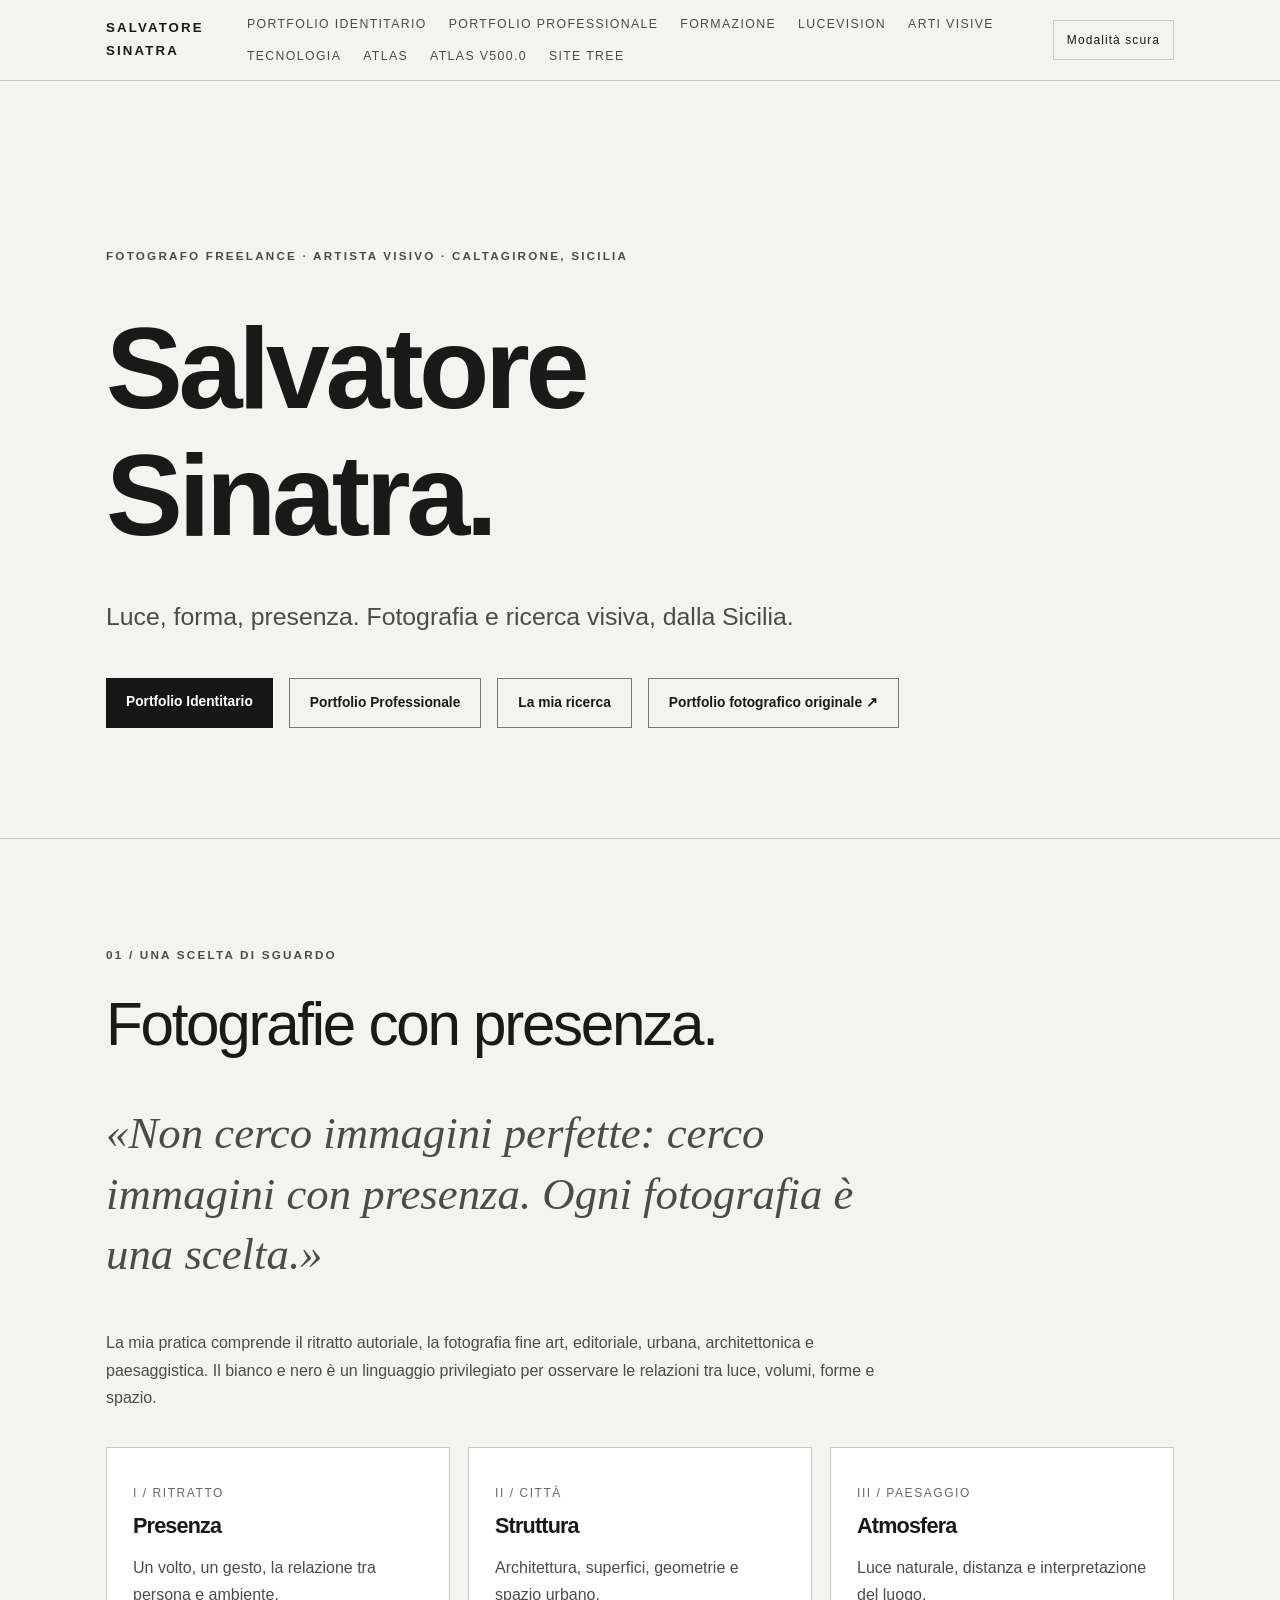
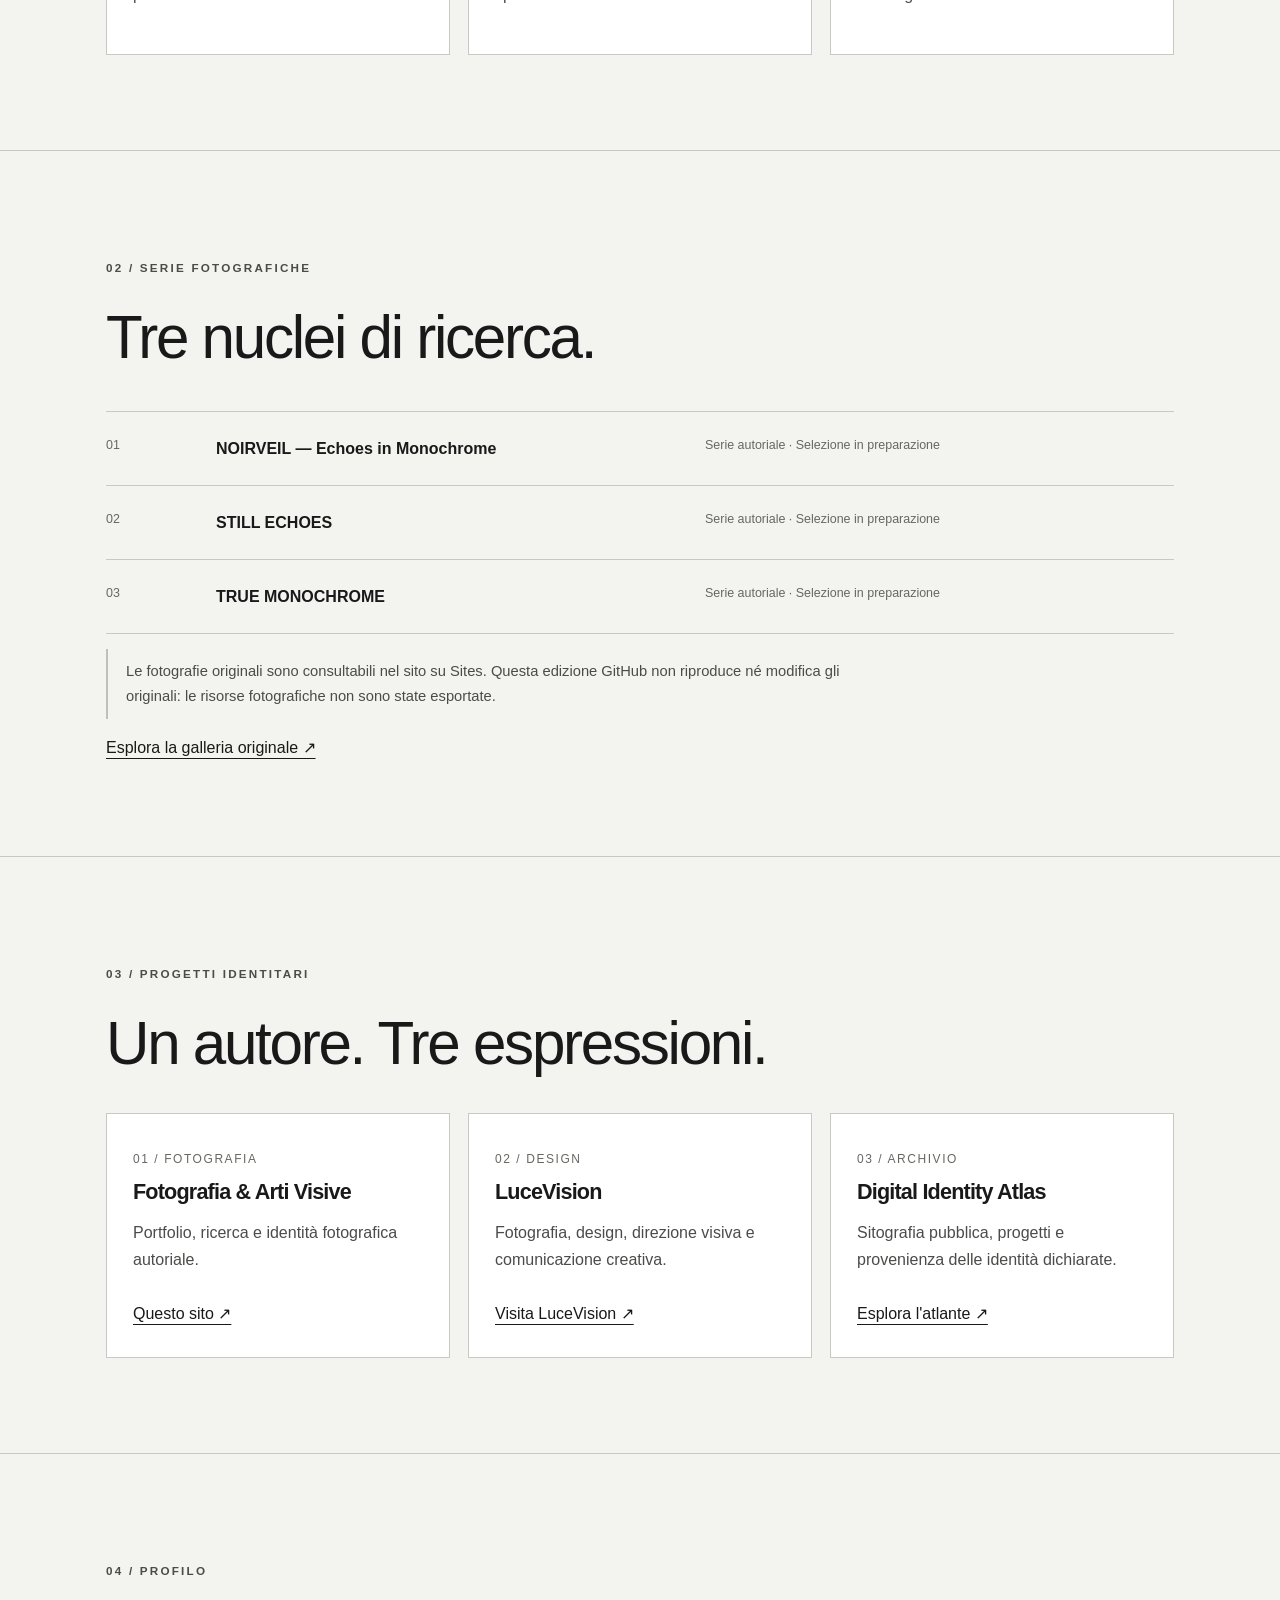
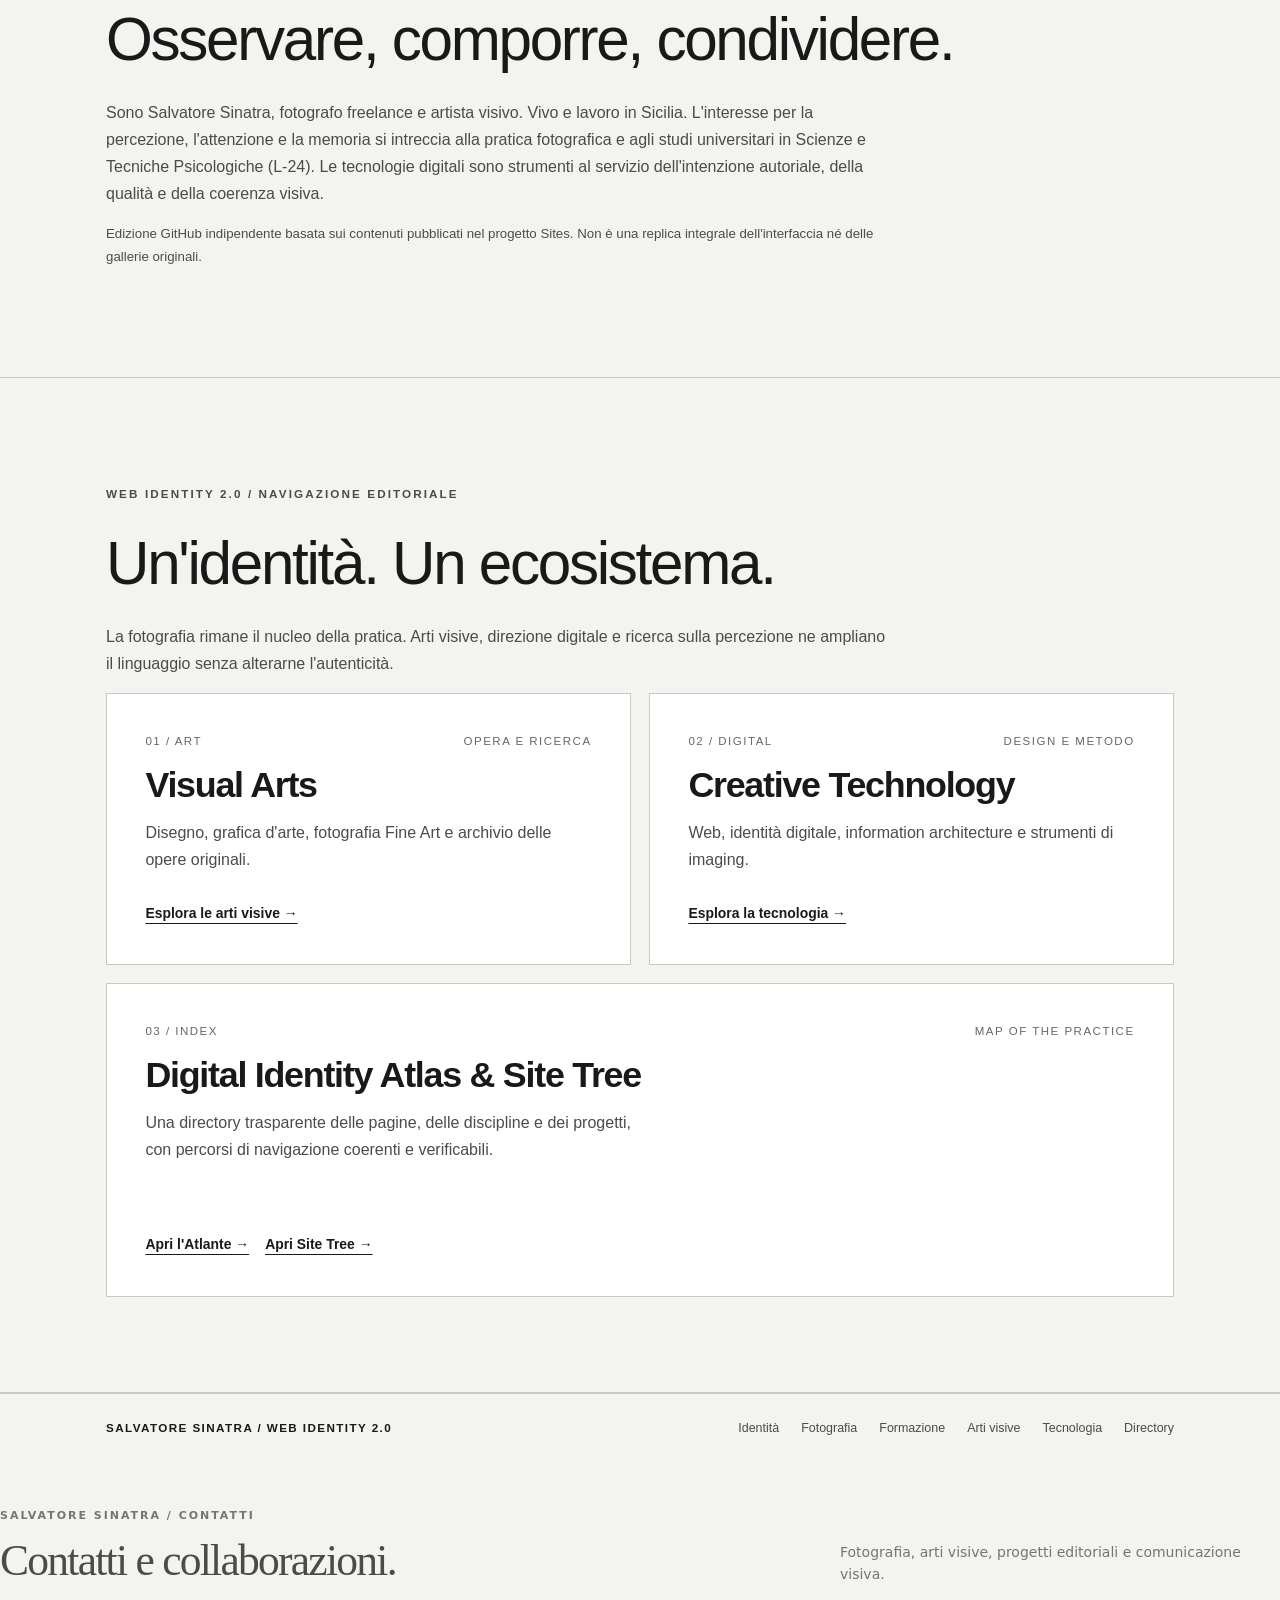
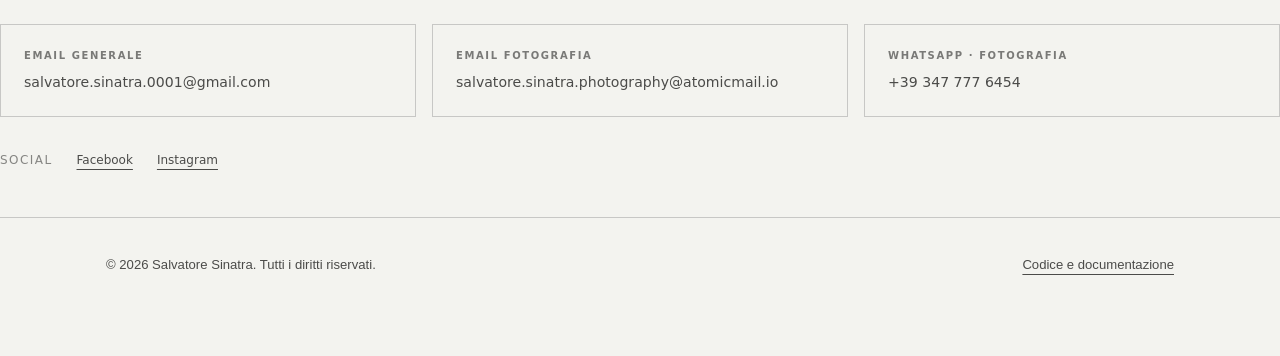
<file: docs/index.html>
<!doctype html><html lang="it"><head><meta charset="utf-8"><meta name="viewport" content="width=device-width,initial-scale=1"><meta name="description" content="Salvatore Sinatra, fotografo freelance e artista visivo a Caltagirone, Sicilia. Esplora identità, fotografia fine art, portfolio professionale e ricerca visiva."><meta name="theme-color" content="#0a0a0a"><meta name="robots" content="index,follow"><link rel="canonical" href="https://salvatoresinatra0001-ux.github.io/salvatore-sinatra-web/"><meta property="og:type" content="website"><meta property="og:title" content="Salvatore Sinatra | Fotografo e artista visivo in Sicilia"><meta property="og:description" content="Salvatore Sinatra, fotografo freelance e artista visivo a Caltagirone, Sicilia. Esplora identità, fotografia fine art, portfolio professionale e ricerca visiva."><title>Salvatore Sinatra | Fotografo e artista visivo in Sicilia</title><link rel="stylesheet" href="assets/style.css"><link rel="stylesheet" href="assets/identity-v2.css"><script src="assets/identity-v2.js" defer></script><meta name="author" content="Salvatore Sinatra"><meta name="referrer" content="strict-origin-when-cross-origin"><meta property="og:locale" content="it_IT"><meta property="og:site_name" content="Salvatore Sinatra"><meta property="og:url" content="https://salvatoresinatra0001-ux.github.io/salvatore-sinatra-web/"><meta name="twitter:card" content="summary"><meta name="twitter:title" content="Salvatore Sinatra | Fotografo e artista visivo in Sicilia"><meta name="twitter:description" content="Salvatore Sinatra, fotografo freelance e artista visivo a Caltagirone, Sicilia. Esplora identità, fotografia fine art, portfolio professionale e ricerca visiva."><script type="application/ld+json">{"@context":"https://schema.org","@graph":[{"@type":"Person","@id":"https://salvatoresinatra0001-ux.github.io/salvatore-sinatra-web/#salvatore-sinatra","name":"Salvatore Sinatra","url":"https://salvatoresinatra0001-ux.github.io/salvatore-sinatra-web/","jobTitle":["Freelance Photographer","Visual Artist"],"description":"Fotografo freelance e artista visivo con base a Caltagirone, Sicilia. Studente universitario L-24 in Scienze e Tecniche Psicologiche.","homeLocation":{"@type":"Place","name":"Caltagirone, Sicilia, Italia"},"knowsAbout":["Fine Art Photography","Editorial Photography","Black and White Photography","Portrait Photography","Visual Arts","Visual Communication"],"sameAs":["https://www.facebook.com/profile.php?id=61594648539977","https://www.instagram.com/salvatoresinatraofficial/","https://github.com/salvatoresinatra0001-ux"]},{"@type":"WebSite","@id":"https://salvatoresinatra0001-ux.github.io/salvatore-sinatra-web/#website","url":"https://salvatoresinatra0001-ux.github.io/salvatore-sinatra-web/","name":"Salvatore Sinatra | Fotografo e artista visivo in Sicilia","description":"Salvatore Sinatra, fotografo freelance e artista visivo a Caltagirone, Sicilia. Esplora identità, fotografia fine art, portfolio professionale e ricerca visiva.","inLanguage":"it-IT","about":{"@id":"https://salvatoresinatra0001-ux.github.io/salvatore-sinatra-web/#salvatore-sinatra"},"isPartOf":{"@id":"https://salvatoresinatra0001-ux.github.io/salvatore-sinatra-web/#website"}}]}</script><link rel="icon" type="image/svg+xml" href="favicon.svg"><meta name="design-system-version" content="10.0"><style id="ss-design-system-v10">:root{--ss10-black:#080808;--ss10-white:#f5f5f2;--ss10-muted:#a8a8a4;--ss10-border:#3b3b3b}html{scroll-behavior:smooth}body{font-kerning:normal;-webkit-font-smoothing:antialiased}img{max-width:100%;height:auto}img:not([width]):not([height]){object-fit:contain}a,button{transition:color .2s ease,border-color .2s ease,background-color .2s ease}a:focus-visible,button:focus-visible{outline:2px solid currentColor;outline-offset:4px}h1,h2,h3{text-wrap:balance}p{overflow-wrap:break-word}main{min-width:0}@media(prefers-reduced-motion:reduce){*,*::before,*::after{scroll-behavior:auto!important;animation-duration:.01ms!important;transition-duration:.01ms!important}}@media(max-width:600px){body{overflow-x:hidden}nav{max-width:100%;flex-wrap:wrap}}.ss-v10-signature{font:500 10px/1.5 system-ui,sans-serif;letter-spacing:.2em;text-transform:uppercase;opacity:.65}.ss-v10-links{display:flex;gap:16px;flex-wrap:wrap;align-items:center;justify-content:center;padding:18px 5%;border-top:1px solid currentColor;font:500 11px/1.6 system-ui,sans-serif;letter-spacing:.1em;text-transform:uppercase}.ss-v10-links a{text-decoration:underline;text-underline-offset:4px}.ss-v10-links a:hover{opacity:.65}</style><link rel="stylesheet" href="assets/ss-contact-footer.css"></head><body><a href="#contenuto" class="skip">Vai al contenuto</a><header class="site-header"><div class="wrap bar"><a class="wordmark" href="index.html">Salvatore Sinatra</a><nav class="nav" aria-label="Navigazione principale"><a href="identity/">Portfolio Identitario</a><a href="professional/">Portfolio Professionale</a><a href="academic/">Formazione</a><a href="lucevision/">LuceVision</a><a href="visual-arts/">Arti visive</a><a href="creative-technology/">Tecnologia</a><a href="identity-atlas/">Atlas</a><a href="identity-atlas-v500/">Atlas V500.0</a><a href="site-tree/">Site Tree</a></nav><button class="theme-toggle" data-identity-theme-toggle type="button" aria-pressed="false">Modalità chiara</button></div></header><main id="contenuto">
<section class="hero"><div class="wrap"><p class="eyebrow">Fotografo freelance · Artista visivo · Caltagirone, Sicilia</p><h1>Salvatore<br>Sinatra<span aria-hidden="true">.</span></h1><p class="lead">Luce, forma, presenza. Fotografia e ricerca visiva, dalla Sicilia.</p><div class="actions"><a class="action" href="identity/">Portfolio Identitario</a><a class="action action-secondary" href="professional/">Portfolio Professionale</a><a class="action action-secondary" href="#fotografia">La mia ricerca</a><a class="action action-secondary" href="https://salvatore-sinatra.free-trail-0346.chatgpt.site" target="_blank" rel="noopener noreferrer">Portfolio fotografico originale ↗</a></div></div></section>
<section id="fotografia" class="section"><div class="wrap"><p class="eyebrow">01 / Una scelta di sguardo</p><h2>Fotografie con presenza.</h2><p class="statement">«Non cerco immagini perfette: cerco immagini con presenza. Ogni fotografia è una scelta.»</p><p>La mia pratica comprende il ritratto autoriale, la fotografia fine art, editoriale, urbana, architettonica e paesaggistica. Il bianco e nero è un linguaggio privilegiato per osservare le relazioni tra luce, volumi, forme e spazio.</p><div class="columns"><article class="panel"><span class="index">I / RITRATTO</span><h3>Presenza</h3><p>Un volto, un gesto, la relazione tra persona e ambiente.</p></article><article class="panel"><span class="index">II / CITTÀ</span><h3>Struttura</h3><p>Architettura, superfici, geometrie e spazio urbano.</p></article><article class="panel"><span class="index">III / PAESAGGIO</span><h3>Atmosfera</h3><p>Luce naturale, distanza e interpretazione del luogo.</p></article></div></div></section>
<section class="section"><div class="wrap"><p class="eyebrow">02 / Serie fotografiche</p><h2>Tre nuclei di ricerca.</h2><div class="list-rows"><div class="list-row"><span>01</span><strong>NOIRVEIL — Echoes in Monochrome</strong><span>Serie autoriale · Selezione in preparazione</span></div><div class="list-row"><span>02</span><strong>STILL ECHOES</strong><span>Serie autoriale · Selezione in preparazione</span></div><div class="list-row"><span>03</span><strong>TRUE MONOCHROME</strong><span>Serie autoriale · Selezione in preparazione</span></div></div><p class="note">Le fotografie originali sono consultabili nel sito su Sites. Questa edizione GitHub non riproduce né modifica gli originali: le risorse fotografiche non sono state esportate.</p><a href="https://salvatore-sinatra.free-trail-0346.chatgpt.site" target="_blank" rel="noopener noreferrer">Esplora la galleria originale ↗</a></div></section>
<section id="progetti" class="section"><div class="wrap"><p class="eyebrow">03 / Progetti identitari</p><h2>Un autore. Tre espressioni.</h2><div class="columns"><article class="panel"><span class="index">01 / FOTOGRAFIA</span><h3>Fotografia & Arti Visive</h3><p>Portfolio, ricerca e identità fotografica autoriale.</p><a href="index.html">Questo sito ↗</a></article><article class="panel"><span class="index">02 / DESIGN</span><h3>LuceVision</h3><p>Fotografia, design, direzione visiva e comunicazione creativa.</p><a href="lucevision/">Visita LuceVision ↗</a></article><article class="panel"><span class="index">03 / ARCHIVIO</span><h3>Digital Identity Atlas</h3><p>Sitografia pubblica, progetti e provenienza delle identità dichiarate.</p><a href="identity-atlas/">Esplora l'atlante ↗</a></article></div></div></section>
<section class="section"><div class="wrap"><p class="eyebrow">04 / Profilo</p><h2>Osservare, comporre, condividere.</h2><p>Sono Salvatore Sinatra, fotografo freelance e artista visivo. Vivo e lavoro in Sicilia. L'interesse per la percezione, l'attenzione e la memoria si intreccia alla pratica fotografica e agli studi universitari in Scienze e Tecniche Psicologiche (L-24). Le tecnologie digitali sono strumenti al servizio dell'intenzione autoriale, della qualità e della coerenza visiva.</p><p class="mini">Edizione GitHub indipendente basata sui contenuti pubblicati nel progetto Sites. Non è una replica integrale dell'interfaccia né delle gallerie originali.</p></div></section><section class="section" id="ecosistema"><div class="wrap">
<p class="identity-eyebrow">Web Identity 2.0 / Navigazione editoriale</p>
<h2>Un'identità. Un ecosistema.</h2>
<p>La fotografia rimane il nucleo della pratica. Arti visive, direzione digitale e ricerca sulla percezione ne ampliano il linguaggio senza alterarne l'autenticità.</p>
<div class="identity-grid">
<article class="identity-feature"><div class="identity-index"><span>01 / Art</span><span>Opera e ricerca</span></div><h3>Visual Arts</h3><p>Disegno, grafica d'arte, fotografia Fine Art e archivio delle opere originali.</p><a href="visual-arts/">Esplora le arti visive →</a></article>
<article class="identity-feature"><div class="identity-index"><span>02 / Digital</span><span>Design e metodo</span></div><h3>Creative Technology</h3><p>Web, identità digitale, information architecture e strumenti di imaging.</p><a href="creative-technology/">Esplora la tecnologia →</a></article>
<article class="identity-feature"><div class="identity-index"><span>03 / Index</span><span>Map of the practice</span></div><h3>Digital Identity Atlas &amp; Site Tree</h3><p>Una directory trasparente delle pagine, delle discipline e dei progetti, con percorsi di navigazione coerenti e verificabili.</p>
<div class="actions"><a href="identity-atlas/">Apri l'Atlante →</a><a href="site-tree/">Apri Site Tree →</a></div></article>
</div></div></section></main><nav class="global-explore" aria-label="Altre sezioni"><div class="wrap global-explore-inner"><strong>Salvatore Sinatra / Web Identity 2.0</strong><a href="identity/">Identità</a><a href="professional/">Fotografia</a><a href="academic/">Formazione</a><a href="visual-arts/">Arti visive</a><a href="creative-technology/">Tecnologia</a><a href="site-tree/">Directory</a></div></nav><footer class="footer">

  <section id="contatti-unificati" class="ss-contact-footer" aria-labelledby="ss-contact-footer-title">
    <div class="ss-contact-footer__head">
      <div><span class="ss-contact-footer__kicker">SALVATORE SINATRA / CONTATTI</span><h2 id="ss-contact-footer-title">Contatti e collaborazioni.</h2></div>
      <p>Fotografia, arti visive, progetti editoriali e comunicazione visiva.</p>
    </div>
    <div class="ss-contact-footer__grid">
      <a class="ss-contact-footer__item" href="mailto:salvatore.sinatra.0001@gmail.com"><span class="ss-contact-footer__label">Email generale</span><span class="ss-contact-footer__value">salvatore.sinatra.0001@gmail.com</span></a>
      <a class="ss-contact-footer__item" href="mailto:salvatore.sinatra.photography@atomicmail.io"><span class="ss-contact-footer__label">Email fotografia</span><span class="ss-contact-footer__value">salvatore.sinatra.photography@atomicmail.io</span></a>
      <a class="ss-contact-footer__item" href="https://wa.me/393477776454" target="_blank" rel="noopener noreferrer"><span class="ss-contact-footer__label">WhatsApp · fotografia</span><span class="ss-contact-footer__value">+39 347 777 6454</span></a>
    </div>
    <nav class="ss-contact-footer__social" aria-label="Profili social ufficiali">
      <span class="ss-contact-footer__social-label">Social</span>
      <a href="https://www.facebook.com/profile.php?id=61594648539977" target="_blank" rel="noopener noreferrer">Facebook</a>
      <a href="https://www.instagram.com/salvatoresinatraofficial/" target="_blank" rel="noopener noreferrer">Instagram</a>
    </nav>
  </section>
<div class="wrap flex"><span>© 2026 Salvatore Sinatra. Tutti i diritti riservati.</span><div class="foot-links"><a href="https://github.com/salvatoresinatra0001-ux/salvatore-sinatra-web" target="_blank" rel="noopener noreferrer">Codice e documentazione</a></div></div></footer></body></html>
</file>
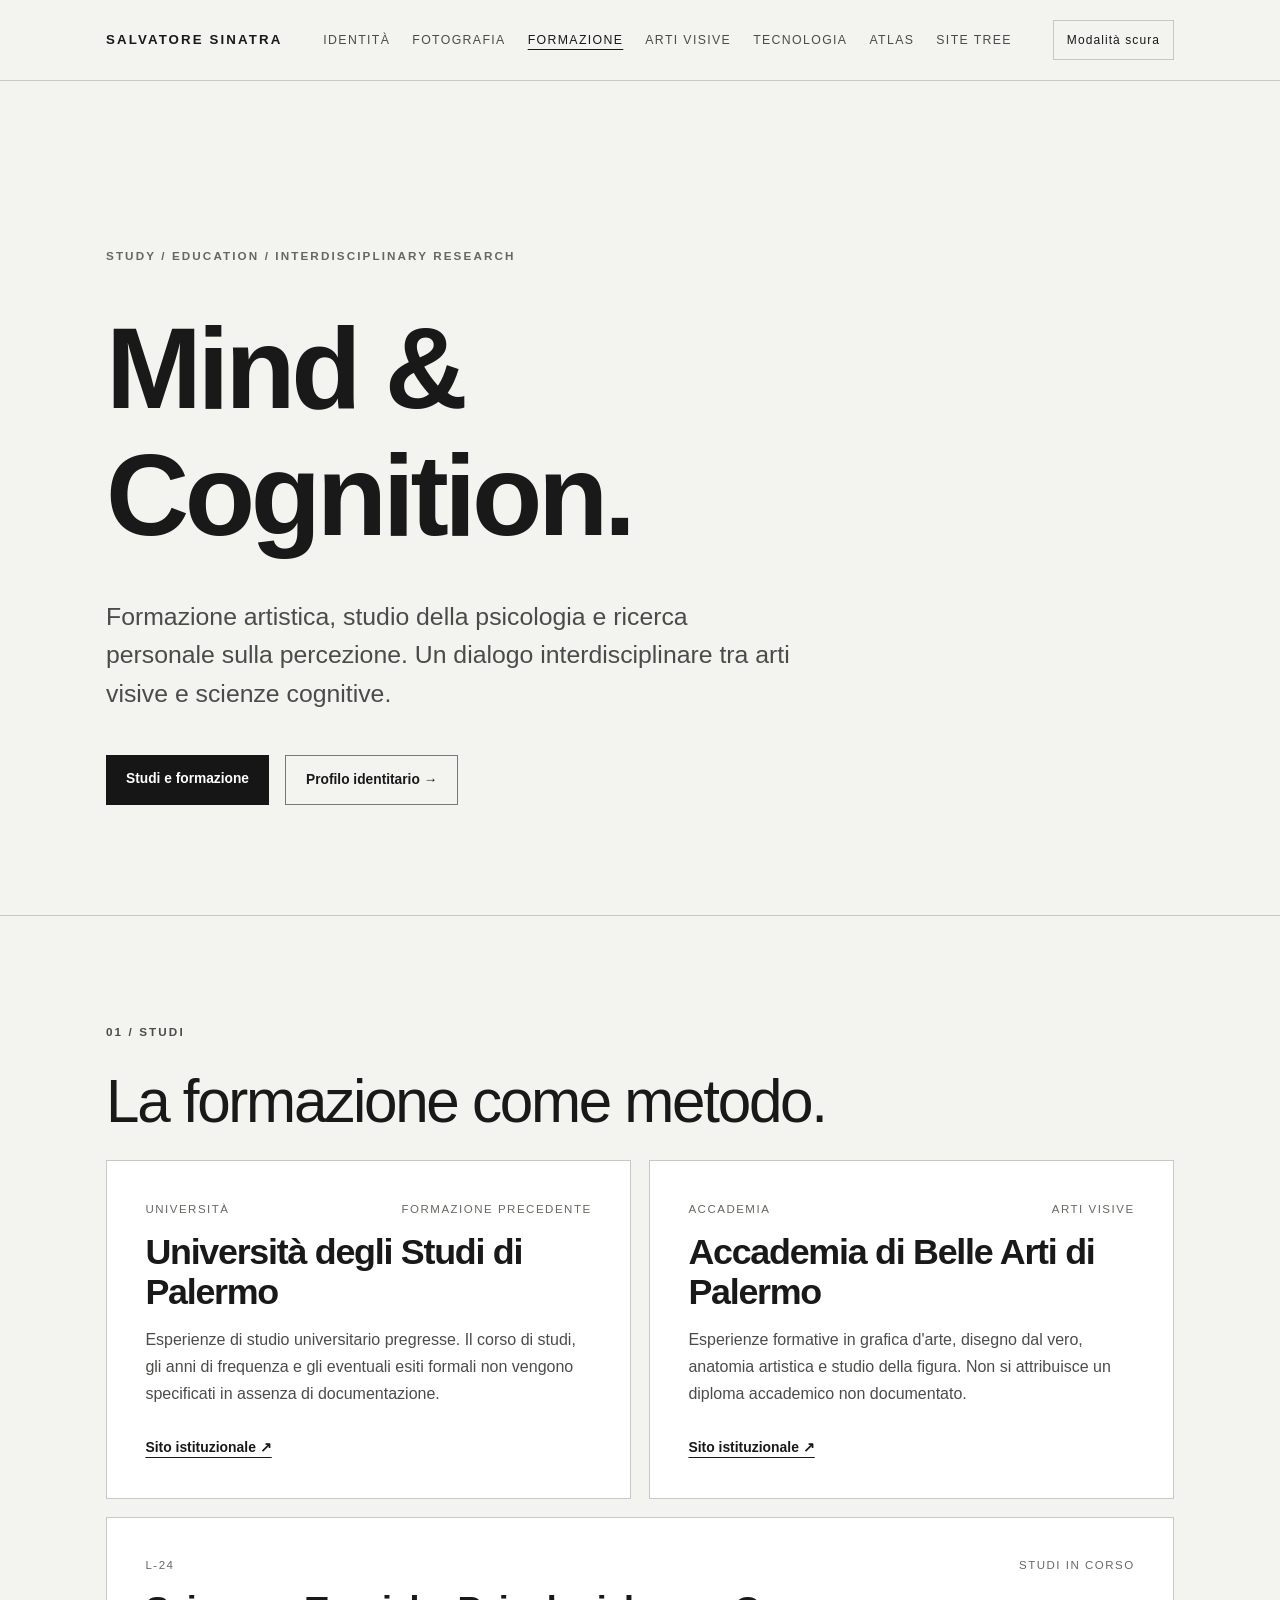
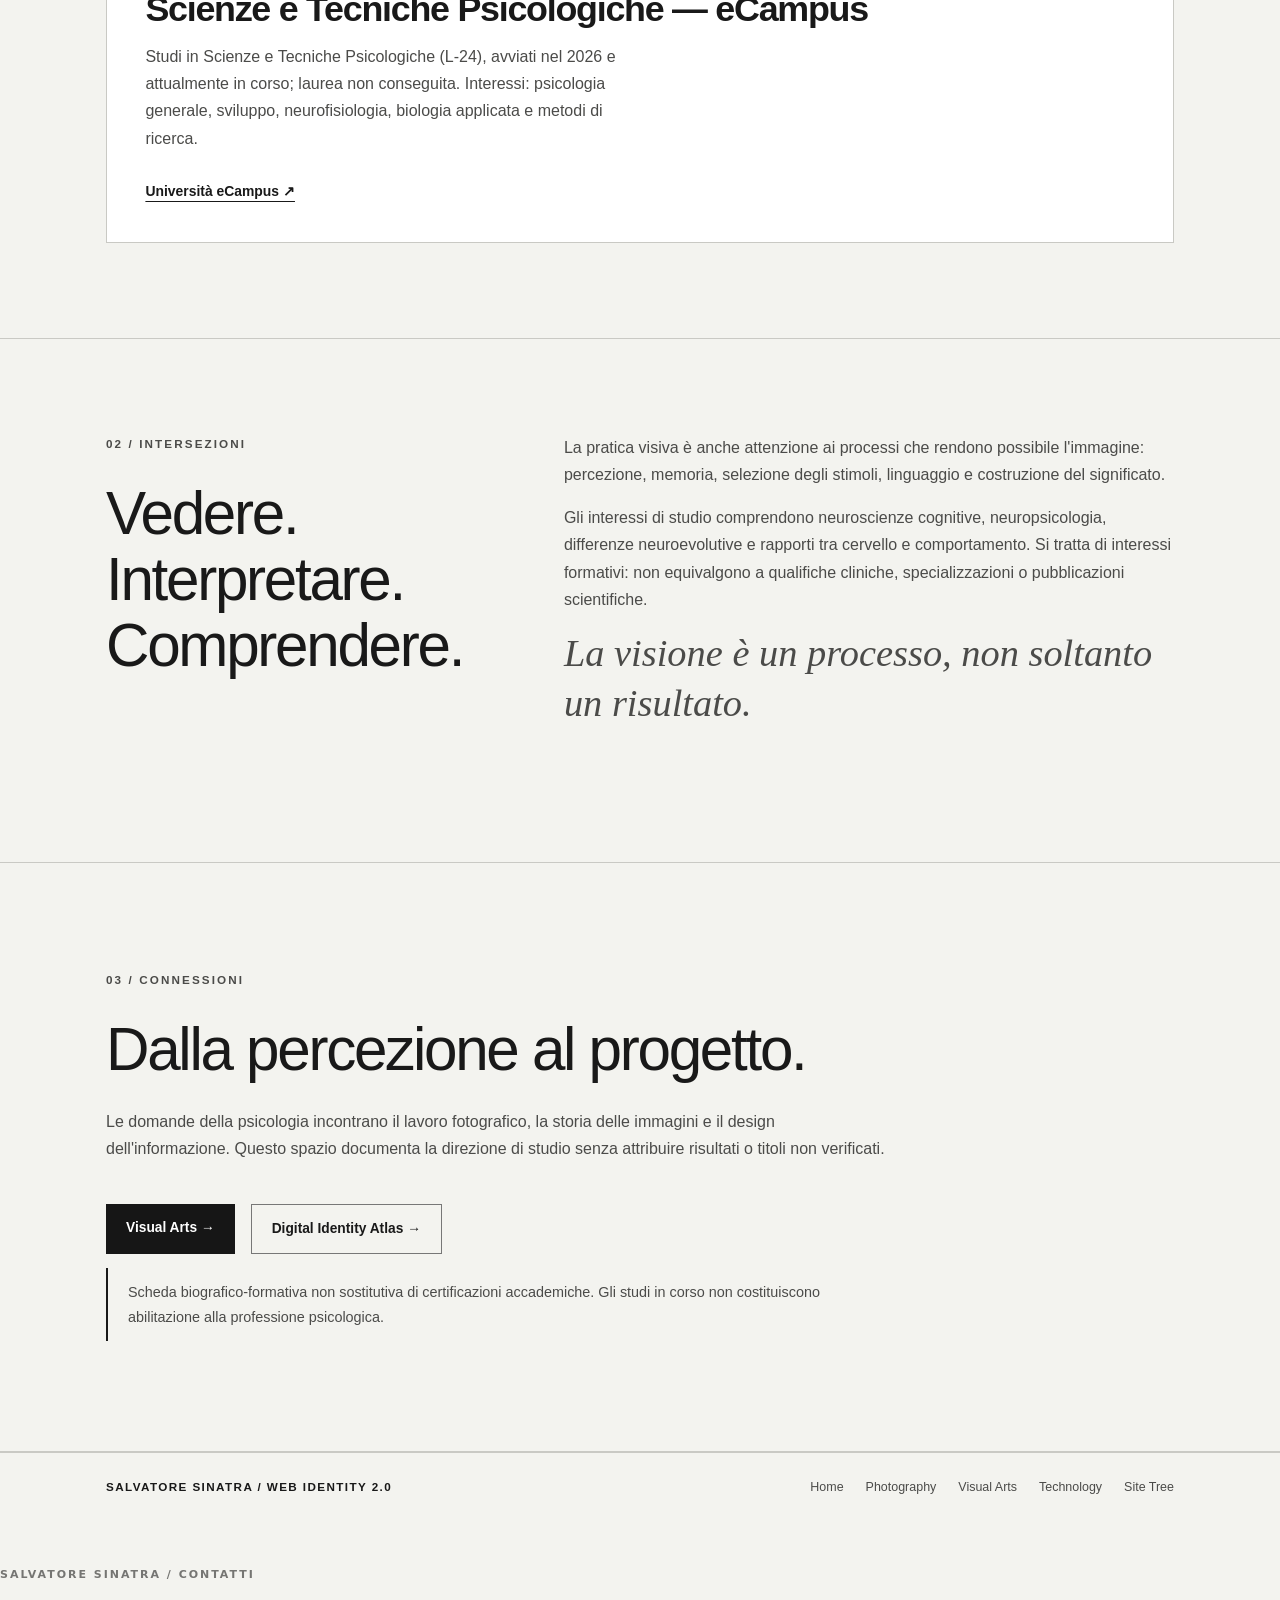
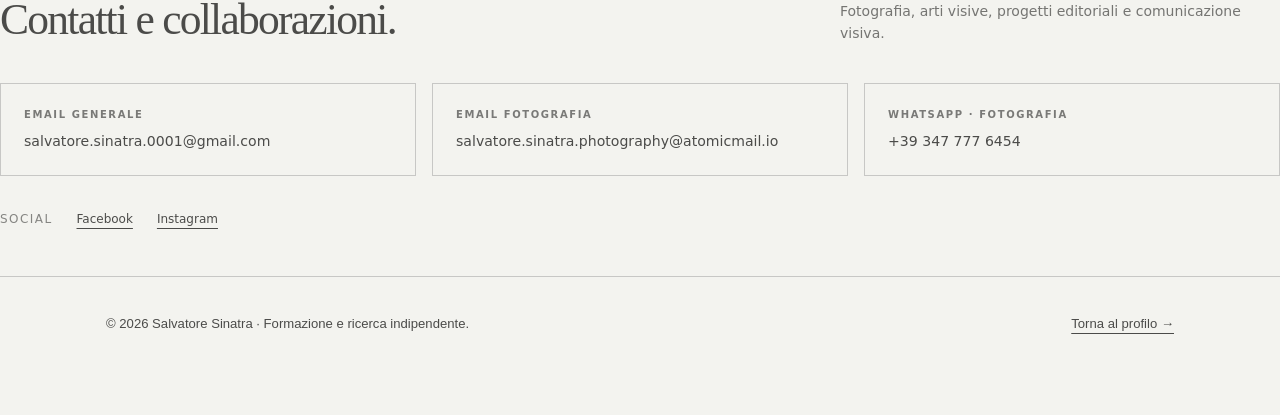
<file: docs/academic/index.html>
<!doctype html><html lang="it"><head><meta charset="utf-8"><meta name="viewport" content="width=device-width,initial-scale=1">
<title>Formazione e ricerca — Salvatore Sinatra</title>
<meta name="description" content="Studi e interessi di Salvatore Sinatra: Scienze e Tecniche Psicologiche (L-24) in corso, arti visive, percezione e neuroscienze.">
<meta name="theme-color" content="#080808"><meta name="author" content="Salvatore Sinatra">
<link rel="icon" type="image/svg+xml" href="../favicon.svg"><link rel="stylesheet" href="../assets/style.css"><link rel="stylesheet" href="../assets/identity-v2.css"><script src="../assets/identity-v2.js" defer></script>  <link rel="canonical" href="https://salvatoresinatra0001-ux.github.io/salvatore-sinatra-web/academic/">
  <meta property="og:type" content="website">
  <meta property="og:locale" content="it_IT">
  <meta property="og:site_name" content="Salvatore Sinatra">
  <meta property="og:title" content="Formazione e ricerca — Salvatore Sinatra">
  <meta property="og:description" content="Studi e interessi di Salvatore Sinatra: Scienze e Tecniche Psicologiche (L-24) in corso, arti visive, percezione e neuroscienze.">
  <meta property="og:url" content="https://salvatoresinatra0001-ux.github.io/salvatore-sinatra-web/academic/">
  <meta name="twitter:card" content="summary">
  <meta name="twitter:title" content="Formazione e ricerca — Salvatore Sinatra">
  <meta name="twitter:description" content="Studi e interessi di Salvatore Sinatra: Scienze e Tecniche Psicologiche (L-24) in corso, arti visive, percezione e neuroscienze.">
  <script type="application/ld+json">{"@context":"https://schema.org","@type":"WebPage","name":"Formazione e ricerca — Salvatore Sinatra","url":"https://salvatoresinatra0001-ux.github.io/salvatore-sinatra-web/academic/","description":"Studi e interessi di Salvatore Sinatra: Scienze e Tecniche Psicologiche (L-24) in corso, arti visive, percezione e neuroscienze.","inLanguage":"it-IT","isPartOf":{"@type":"WebSite","name":"Salvatore Sinatra","url":"https://salvatoresinatra0001-ux.github.io/salvatore-sinatra-web/"}}</script>
<link rel="stylesheet" href="../assets/ss-contact-footer.css"></head>
<body><a class="skip" href="#contenuto">Vai al contenuto</a>
<header class="site-header"><div class="wrap bar"><a class="wordmark" href="../">Salvatore Sinatra</a>
<nav class="nav" aria-label="Navigazione principale"><a href="../identity/">Identità</a><a href="../professional/">Fotografia</a><a href="../academic/" aria-current="page">Formazione</a><a href="../visual-arts/">Arti visive</a><a href="../creative-technology/">Tecnologia</a><a href="../identity-atlas/">Atlas</a><a href="../site-tree/">Site Tree</a></nav>
<button type="button" class="theme-toggle" data-identity-theme-toggle aria-pressed="false">Modalità chiara</button></div></header>
<main id="contenuto"><section class="hero"><div class="wrap"><p class="identity-eyebrow">Study / Education / Interdisciplinary Research</p><h1>Mind &amp;<br>Cognition.</h1>
<p class="lead">Formazione artistica, studio della psicologia e ricerca personale sulla percezione. Un dialogo interdisciplinare tra arti visive e scienze cognitive.</p>
<div class="actions"><a href="#formazione" class="action">Studi e formazione</a><a href="../identity/" class="action action-secondary">Profilo identitario →</a></div></div></section>
<section class="section" id="formazione"><div class="wrap"><p class="identity-eyebrow">01 / Studi</p><h2>La formazione come metodo.</h2>
<div class="identity-grid">
<article class="identity-feature"><div class="identity-index"><span>Università</span><span>Formazione precedente</span></div><h3>Università degli Studi di Palermo</h3><p>Esperienze di studio universitario pregresse. Il corso di studi, gli anni di frequenza e gli eventuali esiti formali non vengono specificati in assenza di documentazione.</p><a href="https://www.unipa.it/" target="_blank" rel="noopener noreferrer">Sito istituzionale ↗</a></article>
<article class="identity-feature"><div class="identity-index"><span>Accademia</span><span>Arti visive</span></div><h3>Accademia di Belle Arti di Palermo</h3><p>Esperienze formative in grafica d'arte, disegno dal vero, anatomia artistica e studio della figura. Non si attribuisce un diploma accademico non documentato.</p><a href="https://www.accademiadipalermo.it/" target="_blank" rel="noopener noreferrer">Sito istituzionale ↗</a></article>
<article class="identity-feature"><div class="identity-index"><span>L-24</span><span>Studi in corso</span></div><h3>Scienze e Tecniche Psicologiche — eCampus</h3><p>Studi in Scienze e Tecniche Psicologiche (L-24), avviati nel 2026 e attualmente in corso; laurea non conseguita. Interessi: psicologia generale, sviluppo, neurofisiologia, biologia applicata e metodi di ricerca.</p><a href="https://www.uniecampus.it/" target="_blank" rel="noopener noreferrer">Università eCampus ↗</a></article>
</div></div></section>
<section class="section"><div class="wrap identity-split"><div><p class="identity-eyebrow">02 / Intersezioni</p><h2>Vedere.<br>Interpretare.<br>Comprendere.</h2></div><div>
<p>La pratica visiva è anche attenzione ai processi che rendono possibile l'immagine: percezione, memoria, selezione degli stimoli, linguaggio e costruzione del significato.</p>
<p>Gli interessi di studio comprendono neuroscienze cognitive, neuropsicologia, differenze neuroevolutive e rapporti tra cervello e comportamento. Si tratta di interessi formativi: non equivalgono a qualifiche cliniche, specializzazioni o pubblicazioni scientifiche.</p>
<p class="identity-statement">La visione è un processo, non soltanto un risultato.</p></div></div></section>
<section class="section"><div class="wrap"><p class="identity-eyebrow">03 / Connessioni</p><h2>Dalla percezione al progetto.</h2>
<p>Le domande della psicologia incontrano il lavoro fotografico, la storia delle immagini e il design dell'informazione. Questo spazio documenta la direzione di studio senza attribuire risultati o titoli non verificati.</p>
<div class="actions"><a class="action" href="../visual-arts/">Visual Arts →</a><a class="action action-secondary" href="../identity-atlas/">Digital Identity Atlas →</a></div>
<p class="identity-notice">Scheda biografico-formativa non sostitutiva di certificazioni accademiche. Gli studi in corso non costituiscono abilitazione alla professione psicologica.</p></div></section></main>
<div class="global-explore"><nav class="wrap global-explore-inner" aria-label="Altre sezioni"><strong>Salvatore Sinatra / Web Identity 2.0</strong><a href="../">Home</a><a href="../professional/">Photography</a><a href="../visual-arts/">Visual Arts</a><a href="../creative-technology/">Technology</a><a href="../site-tree/">Site Tree</a></nav></div>
<footer class="footer"><section id="contatti-unificati" class="ss-contact-footer" aria-labelledby="ss-contact-footer-title">
<div class="ss-contact-footer__head"><div><span class="ss-contact-footer__kicker">SALVATORE SINATRA / CONTATTI</span><h2 id="ss-contact-footer-title">Contatti e collaborazioni.</h2></div><p>Fotografia, arti visive, progetti editoriali e comunicazione visiva.</p></div>
<div class="ss-contact-footer__grid">
<a class="ss-contact-footer__item" href="mailto:salvatore.sinatra.0001@gmail.com"><span class="ss-contact-footer__label">Email generale</span><span class="ss-contact-footer__value">salvatore.sinatra.0001@gmail.com</span></a>
<a class="ss-contact-footer__item" href="mailto:salvatore.sinatra.photography@atomicmail.io"><span class="ss-contact-footer__label">Email fotografia</span><span class="ss-contact-footer__value">salvatore.sinatra.photography@atomicmail.io</span></a>
<a class="ss-contact-footer__item" href="https://wa.me/393477776454" target="_blank" rel="noopener noreferrer"><span class="ss-contact-footer__label">WhatsApp · fotografia</span><span class="ss-contact-footer__value">+39 347 777 6454</span></a>
</div><nav class="ss-contact-footer__social" aria-label="Profili social ufficiali"><span class="ss-contact-footer__social-label">Social</span><a href="https://www.facebook.com/profile.php?id=61594648539977" target="_blank" rel="noopener noreferrer">Facebook</a><a href="https://www.instagram.com/salvatoresinatraofficial/" target="_blank" rel="noopener noreferrer">Instagram</a></nav></section><div class="wrap flex"><span>© 2026 Salvatore Sinatra · Formazione e ricerca indipendente.</span><a href="../identity/">Torna al profilo →</a></div></footer><script src="../assets/official-social-links.js" defer></script></body></html>
</file>
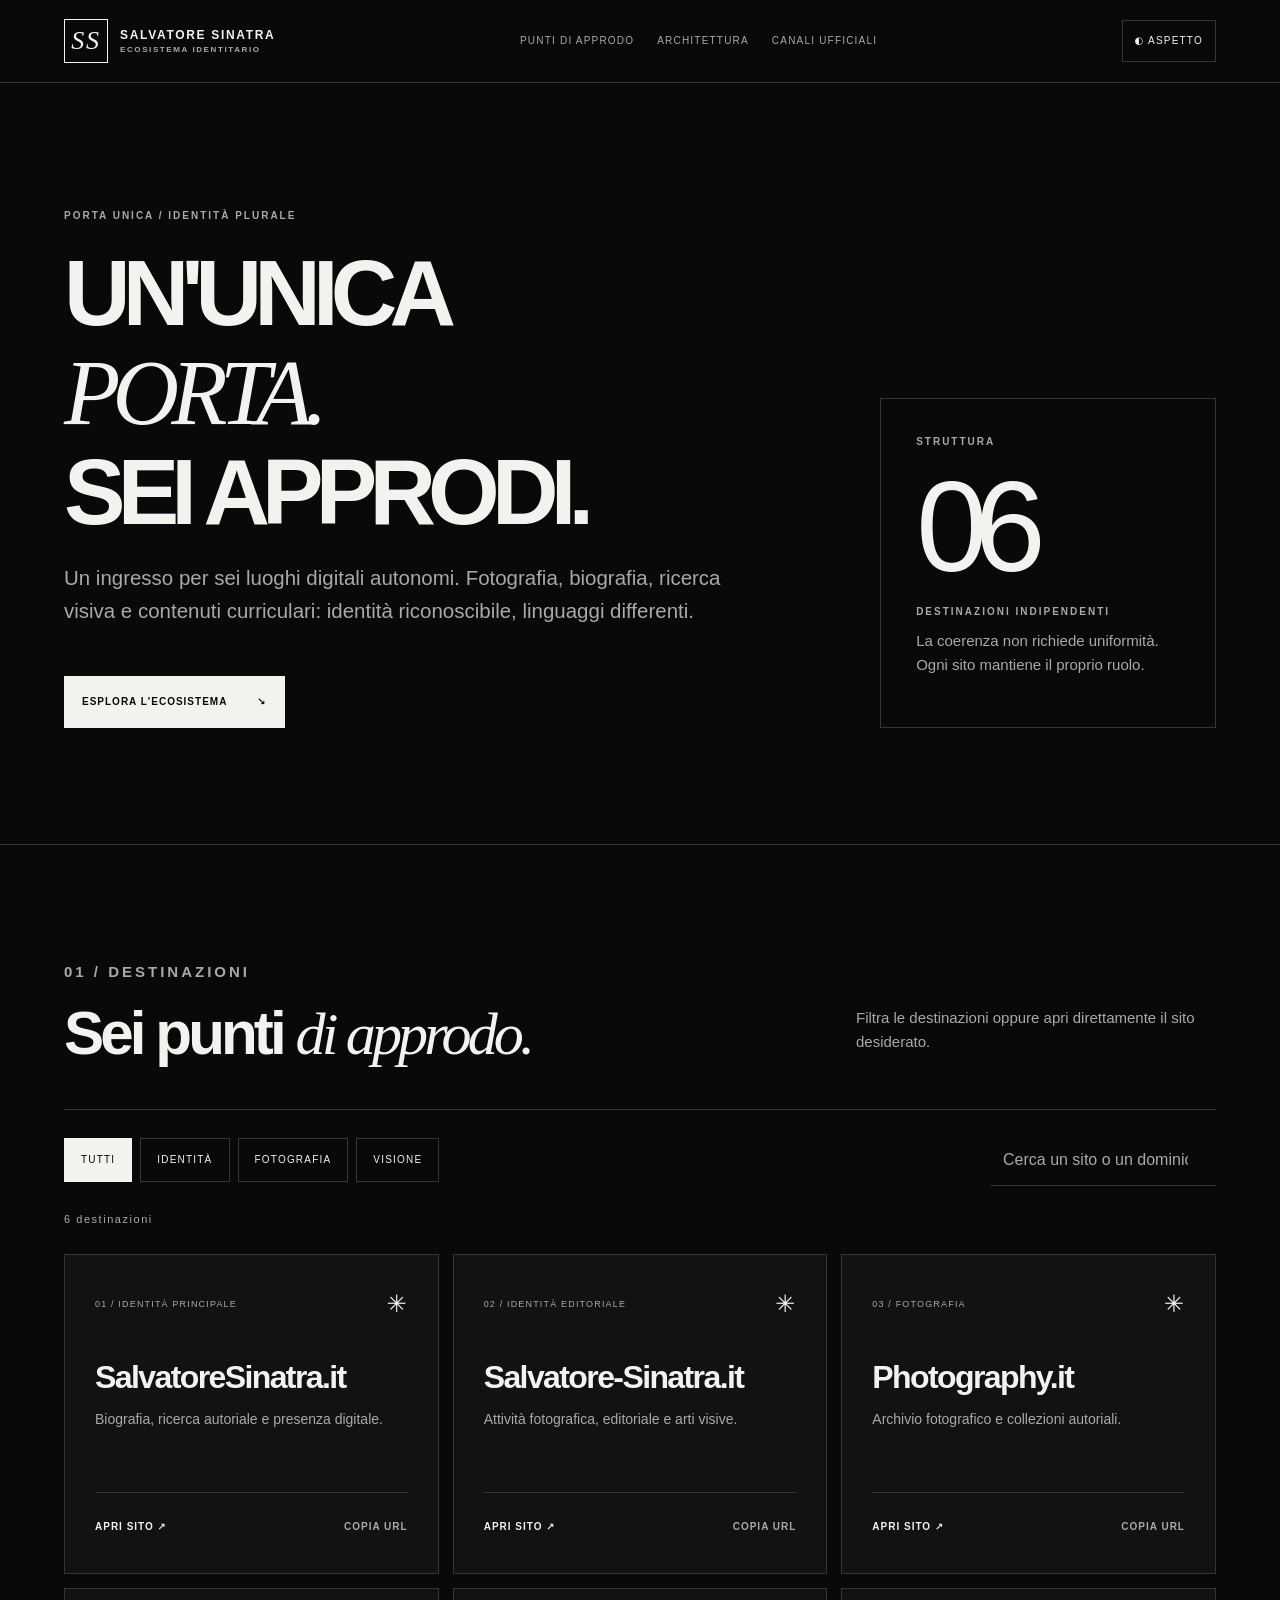
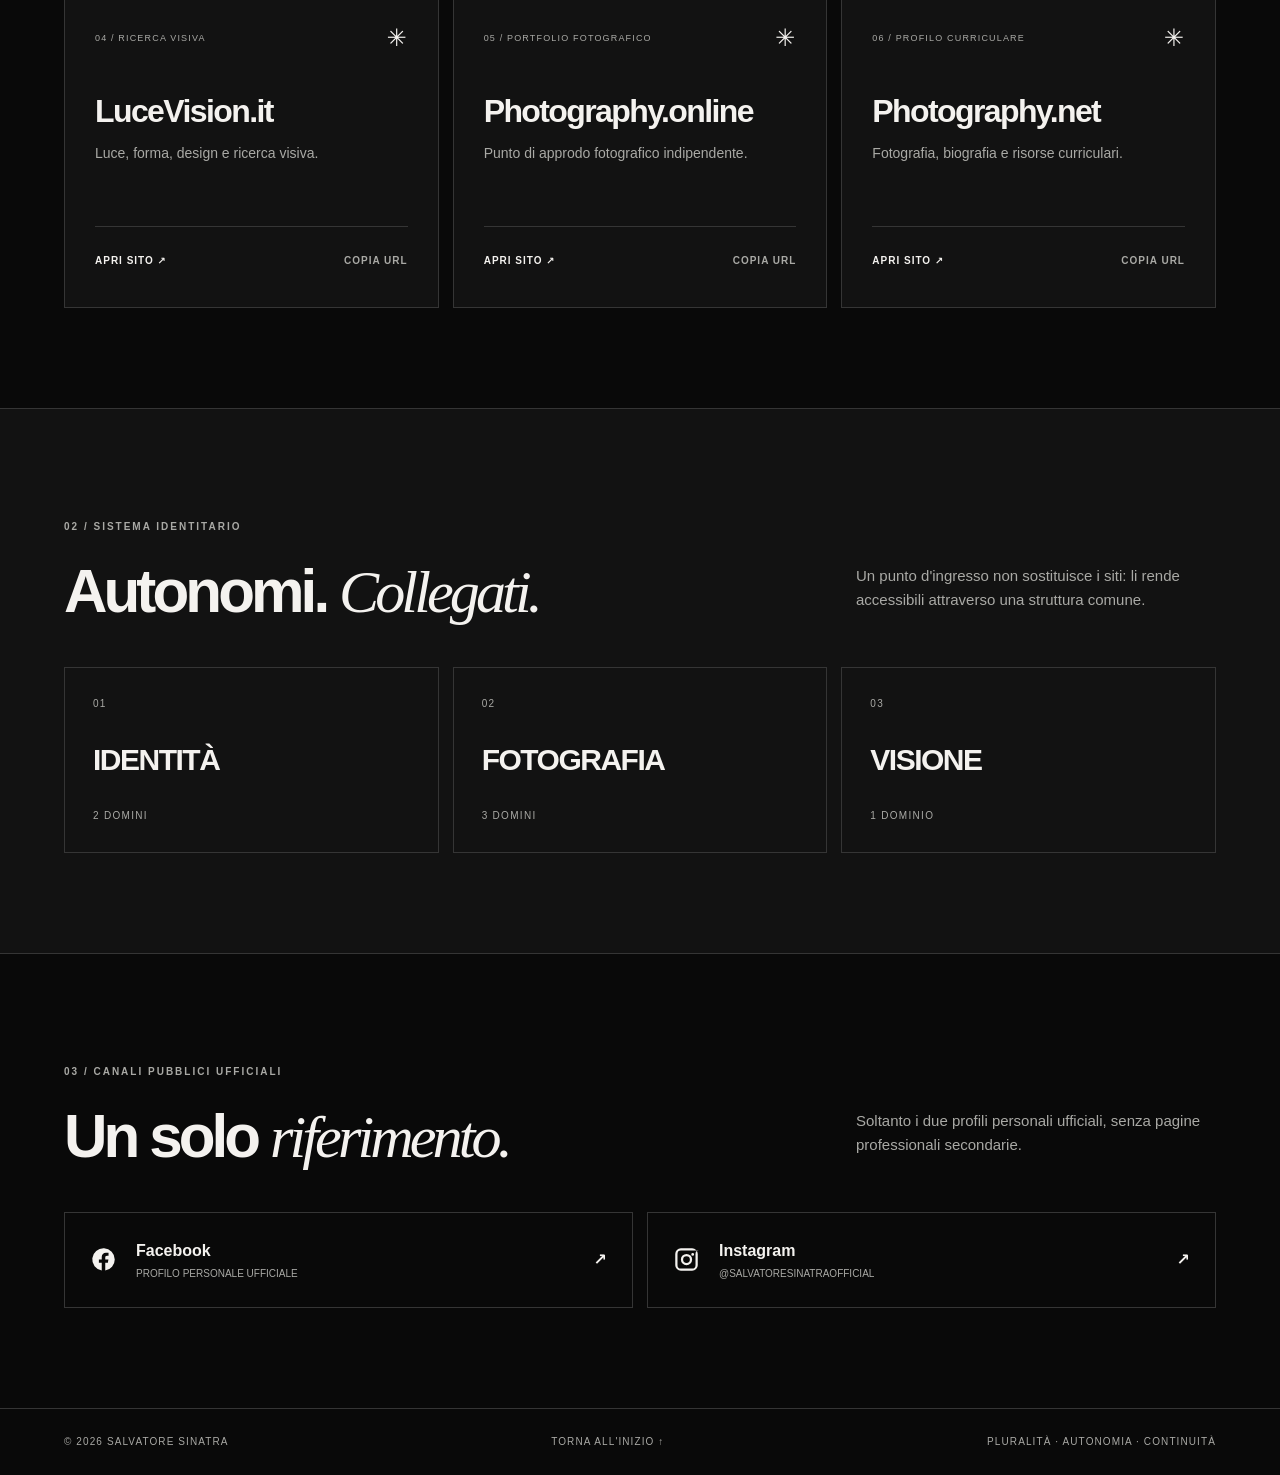
<file: docs/accesso/index.html>
<!doctype html><html lang="it"><head><meta charset="utf-8"><meta name="viewport" content="width=device-width,initial-scale=1"><meta name="robots" content="noindex,nofollow,noarchive"><meta name="referrer" content="strict-origin-when-cross-origin"><meta name="theme-color" content="#090909"><meta name="author" content="Salvatore Sinatra"><meta name="description" content="Porta unica ai sei siti autonomi di Salvatore Sinatra."><meta http-equiv="Content-Security-Policy" content="default-src 'self'; base-uri 'self'; object-src 'none'; form-action 'none'; script-src 'self'; style-src 'self'; img-src 'self' data:; font-src 'self'; connect-src 'none'; upgrade-insecure-requests"><title>Porta dell'ecosistema | Salvatore Sinatra</title><link rel="icon" type="image/svg+xml" href="../favicon.svg"><link rel="stylesheet" href="gateway.css"><script src="gateway.js" defer></script></head>
<body id="top"><a class="skip" href="#contenuto">Vai al contenuto</a><header class="header"><a href="#top" class="logo"><span class="ss">SS</span><span>SALVATORE SINATRA<small>ECOSISTEMA IDENTITARIO</small></span></a><nav aria-label="Navigazione principale"><a href="#approdi">Punti di approdo</a><a href="#rete">Architettura</a><a href="#canali">Canali ufficiali</a></nav><button id="theme" type="button" aria-label="Attiva modalità chiara" aria-pressed="false">◐ <span>ASPETTO</span></button></header>
<main id="contenuto"><section class="hero wrap"><div><p class="eyebrow">PORTA UNICA / IDENTITÀ PLURALE</p><h1>UN'UNICA<br><em>PORTA.</em><br>SEI APPRODI.</h1><p class="lead">Un ingresso per sei luoghi digitali autonomi. Fotografia, biografia, ricerca visiva e contenuti curriculari: identità riconoscibile, linguaggi differenti.</p><a class="callto" href="#approdi">ESPLORA L'ECOSISTEMA <span aria-hidden="true">↘</span></a></div><aside class="count" aria-label="Riepilogo"><span class="eyebrow">STRUTTURA</span><strong>06</strong><span class="eyebrow">DESTINAZIONI INDIPENDENTI</span><p>La coerenza non richiede uniformità. Ogni sito mantiene il proprio ruolo.</p></aside></section>
<section class="section wrap" id="approdi"><div class="heading"><div><p class="eyebrow">01 / DESTINAZIONI</p><h2>Sei punti <em>di approdo.</em></h2></div><p>Filtra le destinazioni oppure apri direttamente il sito desiderato.</p></div><div class="toolbar"><div class="filters" aria-label="Filtra per ambito"><button type="button" data-filter="tutti" aria-pressed="true" class="active">Tutti</button><button type="button" data-filter="identita" aria-pressed="false">Identità</button><button type="button" data-filter="fotografia" aria-pressed="false">Fotografia</button><button type="button" data-filter="visione" aria-pressed="false">Visione</button></div><label class="search"><span class="sr">Cerca un sito</span><input type="search" id="search" placeholder="Cerca un sito o un dominio..." autocomplete="off"></label></div><p id="result" role="status" aria-live="polite">6 destinazioni</p><div class="grid" id="grid"><article class="site" data-kind="identita" data-search="Identità principale SalvatoreSinatra.it https://salvatoresinatra.it/ Biografia, ricerca autoriale e presenza digitale."><div class="card-top"><span>01 / IDENTITÀ PRINCIPALE</span><span aria-hidden="true">✳</span></div><h3>SalvatoreSinatra.it</h3><p>Biografia, ricerca autoriale e presenza digitale.</p><div class="card-bottom"><a href="https://salvatoresinatra.it/" target="_blank" rel="noopener noreferrer">APRI SITO ↗</a><button type="button" data-copy="https://salvatoresinatra.it/" aria-label="Copia l'indirizzo di SalvatoreSinatra.it">COPIA URL</button></div></article>
<article class="site" data-kind="identita" data-search="Identità editoriale Salvatore-Sinatra.it https://www.salvatore-sinatra.it/ Attività fotografica, editoriale e arti visive."><div class="card-top"><span>02 / IDENTITÀ EDITORIALE</span><span aria-hidden="true">✳</span></div><h3>Salvatore-Sinatra.it</h3><p>Attività fotografica, editoriale e arti visive.</p><div class="card-bottom"><a href="https://www.salvatore-sinatra.it/" target="_blank" rel="noopener noreferrer">APRI SITO ↗</a><button type="button" data-copy="https://www.salvatore-sinatra.it/" aria-label="Copia l'indirizzo di Salvatore-Sinatra.it">COPIA URL</button></div></article>
<article class="site" data-kind="fotografia" data-search="Fotografia Photography.it https://www.salvatoresinatraphotography.it/ Archivio fotografico e collezioni autoriali."><div class="card-top"><span>03 / FOTOGRAFIA</span><span aria-hidden="true">✳</span></div><h3>Photography.it</h3><p>Archivio fotografico e collezioni autoriali.</p><div class="card-bottom"><a href="https://www.salvatoresinatraphotography.it/" target="_blank" rel="noopener noreferrer">APRI SITO ↗</a><button type="button" data-copy="https://www.salvatoresinatraphotography.it/" aria-label="Copia l'indirizzo di Photography.it">COPIA URL</button></div></article>
<article class="site" data-kind="visione" data-search="Ricerca visiva LuceVision.it https://www.lucevision.it/ Luce, forma, design e ricerca visiva."><div class="card-top"><span>04 / RICERCA VISIVA</span><span aria-hidden="true">✳</span></div><h3>LuceVision.it</h3><p>Luce, forma, design e ricerca visiva.</p><div class="card-bottom"><a href="https://www.lucevision.it/" target="_blank" rel="noopener noreferrer">APRI SITO ↗</a><button type="button" data-copy="https://www.lucevision.it/" aria-label="Copia l'indirizzo di LuceVision.it">COPIA URL</button></div></article>
<article class="site" data-kind="fotografia" data-search="Portfolio fotografico Photography.online https://www.salvatoresinatraphotography.online/ Punto di approdo fotografico indipendente."><div class="card-top"><span>05 / PORTFOLIO FOTOGRAFICO</span><span aria-hidden="true">✳</span></div><h3>Photography.online</h3><p>Punto di approdo fotografico indipendente.</p><div class="card-bottom"><a href="https://www.salvatoresinatraphotography.online/" target="_blank" rel="noopener noreferrer">APRI SITO ↗</a><button type="button" data-copy="https://www.salvatoresinatraphotography.online/" aria-label="Copia l'indirizzo di Photography.online">COPIA URL</button></div></article>
<article class="site" data-kind="fotografia" data-search="Profilo curriculare Photography.net https://www.salvatoresinatraphotography.net/ Fotografia, biografia e risorse curriculari."><div class="card-top"><span>06 / PROFILO CURRICULARE</span><span aria-hidden="true">✳</span></div><h3>Photography.net</h3><p>Fotografia, biografia e risorse curriculari.</p><div class="card-bottom"><a href="https://www.salvatoresinatraphotography.net/" target="_blank" rel="noopener noreferrer">APRI SITO ↗</a><button type="button" data-copy="https://www.salvatoresinatraphotography.net/" aria-label="Copia l'indirizzo di Photography.net">COPIA URL</button></div></article></div><p id="empty" hidden>Nessun risultato. Modifica il filtro o la ricerca.</p></section>
<section class="section band" id="rete"><div class="wrap"><p class="eyebrow">02 / SISTEMA IDENTITARIO</p><div class="heading"><h2>Autonomi. <em>Collegati.</em></h2><p>Un punto d'ingresso non sostituisce i siti: li rende accessibili attraverso una struttura comune.</p></div><div class="branches"><div><span>01</span><strong>IDENTITÀ</strong><small>2 DOMINI</small></div><div><span>02</span><strong>FOTOGRAFIA</strong><small>3 DOMINI</small></div><div><span>03</span><strong>VISIONE</strong><small>1 DOMINIO</small></div></div></div></section>
<section class="section wrap" id="canali"><p class="eyebrow">03 / CANALI PUBBLICI UFFICIALI</p><div class="heading"><h2>Un solo <em>riferimento.</em></h2><p>Soltanto i due profili personali ufficiali, senza pagine professionali secondarie.</p></div><div class="socials"><a href="https://www.facebook.com/profile.php?id=61594648539977" target="_blank" rel="noopener noreferrer"><svg aria-hidden="true" viewBox="0 0 24 24"><path d="M22 12a10 10 0 1 0-11.56 9.88v-6.99H7.9V12h2.54V9.8c0-2.51 1.49-3.89 3.78-3.89 1.1 0 2.25.2 2.25.2v2.47H15.2c-1.25 0-1.64.78-1.64 1.58V12h2.79l-.45 2.89h-2.34v6.99A10 10 0 0 0 22 12z"/></svg><span><strong>Facebook</strong><small>PROFILO PERSONALE UFFICIALE</small></span><b aria-hidden="true">↗</b></a><a href="https://www.instagram.com/salvatoresinatraofficial/" target="_blank" rel="noopener noreferrer"><svg aria-hidden="true" viewBox="0 0 24 24"><path d="M7 2h10a5 5 0 0 1 5 5v10a5 5 0 0 1-5 5H7a5 5 0 0 1-5-5V7a5 5 0 0 1 5-5zm0 2a3 3 0 0 0-3 3v10a3 3 0 0 0 3 3h10a3 3 0 0 0 3-3V7a3 3 0 0 1 3-3H7zm5 3a5 5 0 1 1 0 10 5 5 0 0 1 0-10zm0 2a3 3 0 1 0 0 6 3 3 0 0 0 0-6zm5.5-2.75a1.25 1.25 0 1 1 0 2.5 1.25 1.25 0 0 1 0-2.5z"/></svg><span><strong>Instagram</strong><small>@SALVATORESINATRAOFFICIAL</small></span><b aria-hidden="true">↗</b></a></div></section></main>
<footer class="footer"><span>© <span id="year">2026</span> SALVATORE SINATRA</span><a href="#top">TORNA ALL'INIZIO ↑</a><span>PLURALITÀ · AUTONOMIA · CONTINUITÀ</span></footer><p id="toast" role="status" aria-live="polite" hidden></p></body></html>
</file>
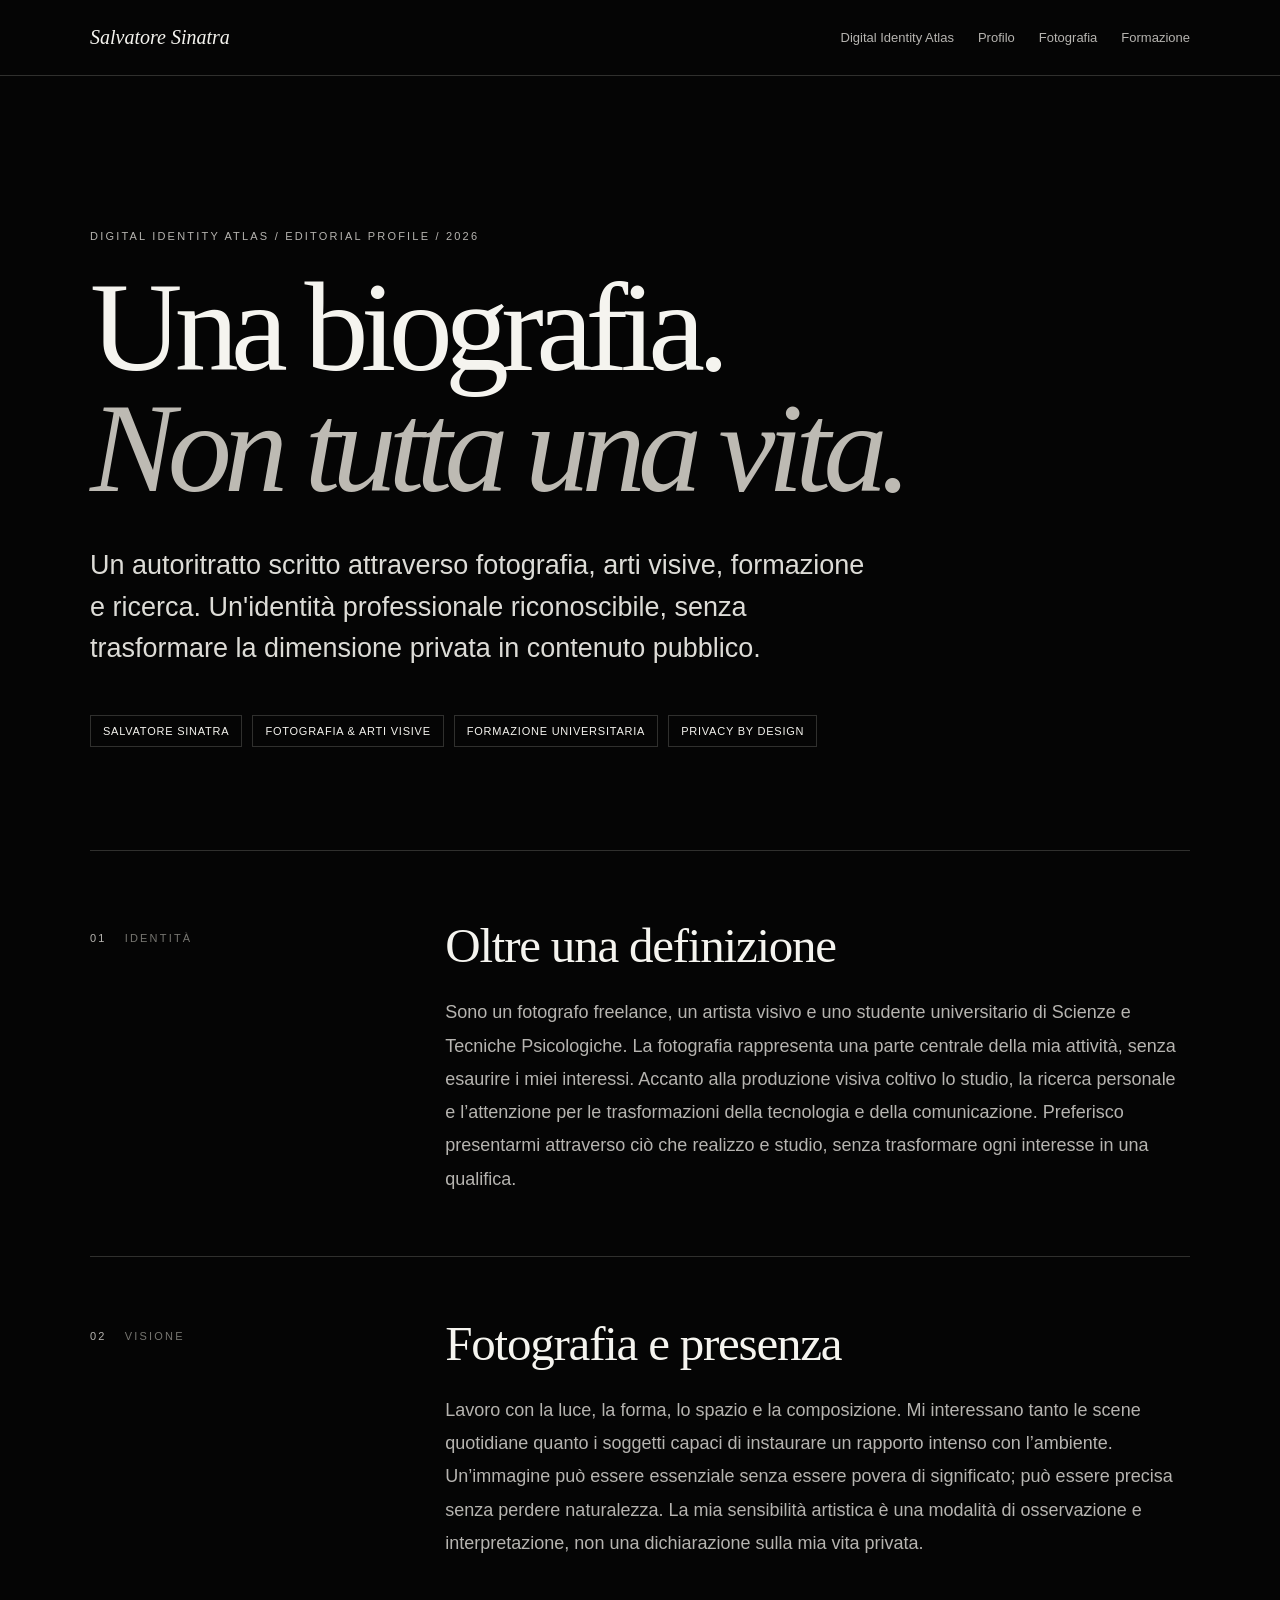
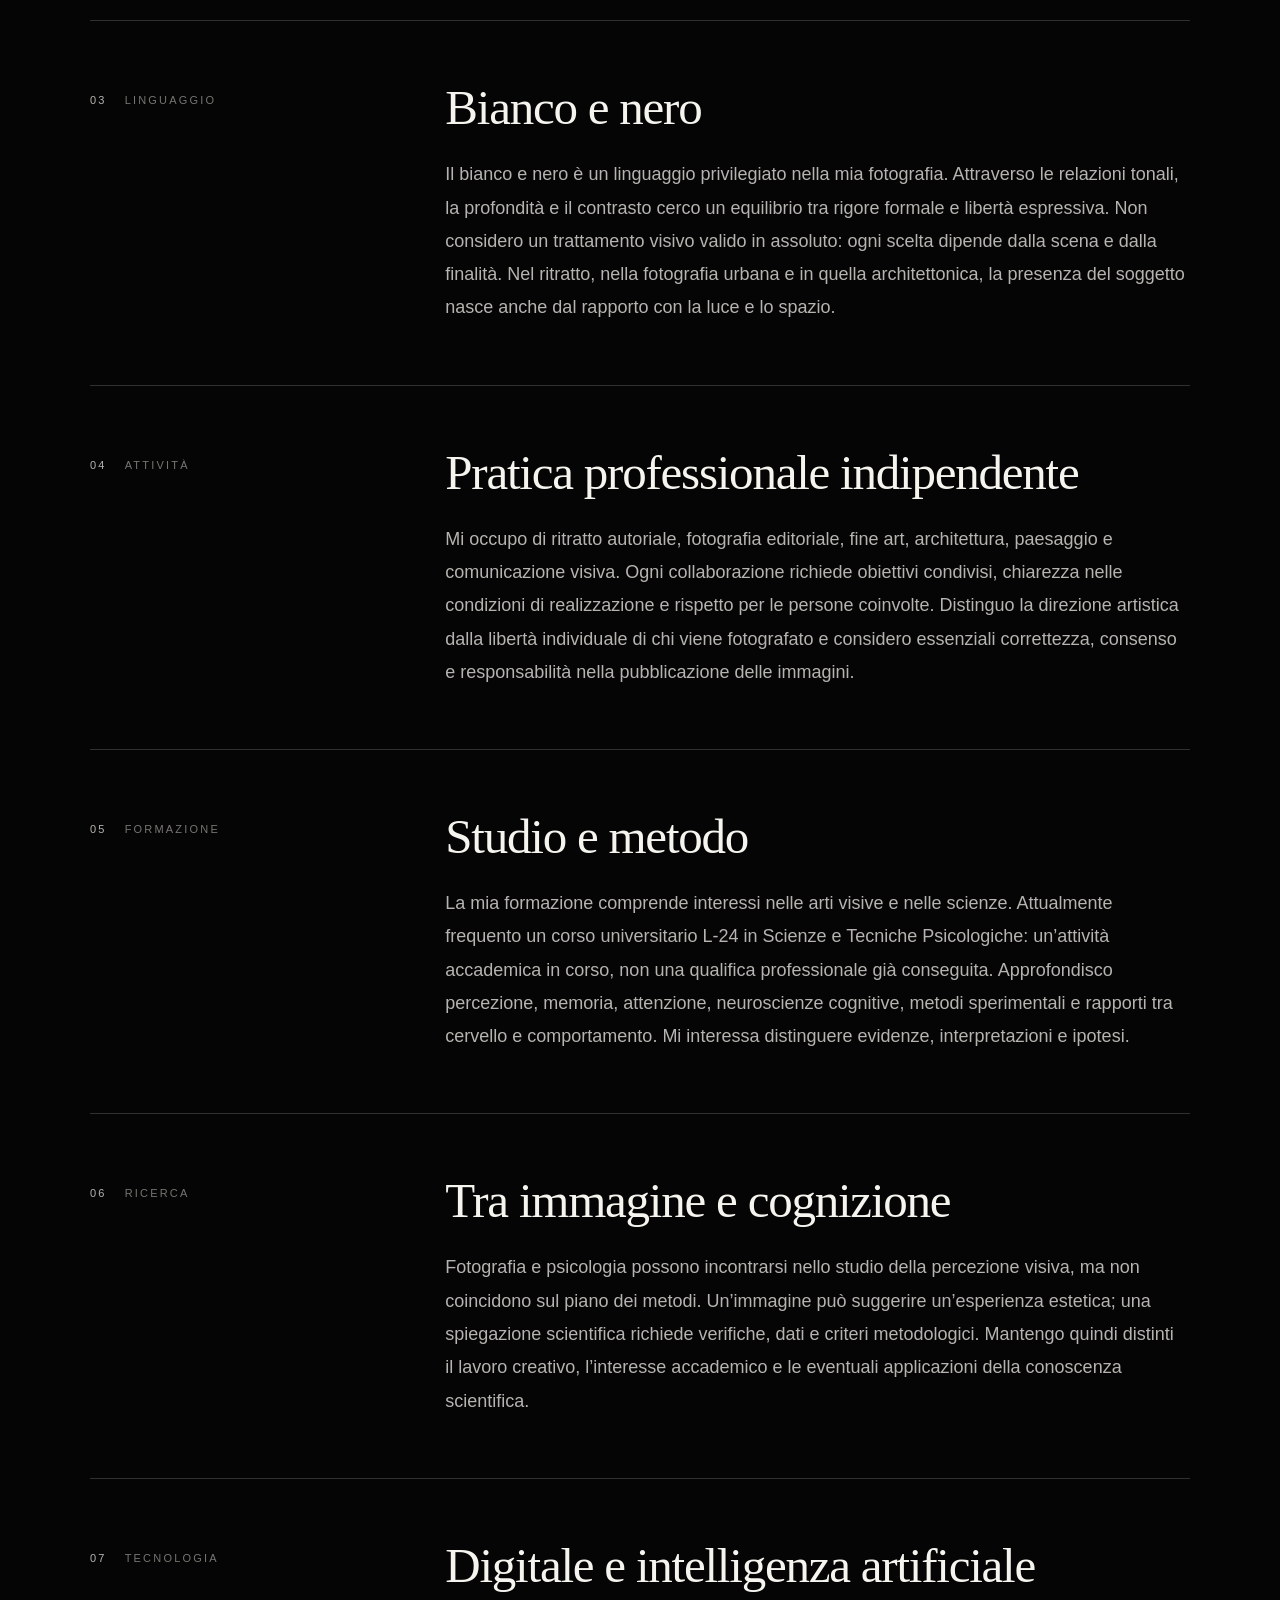
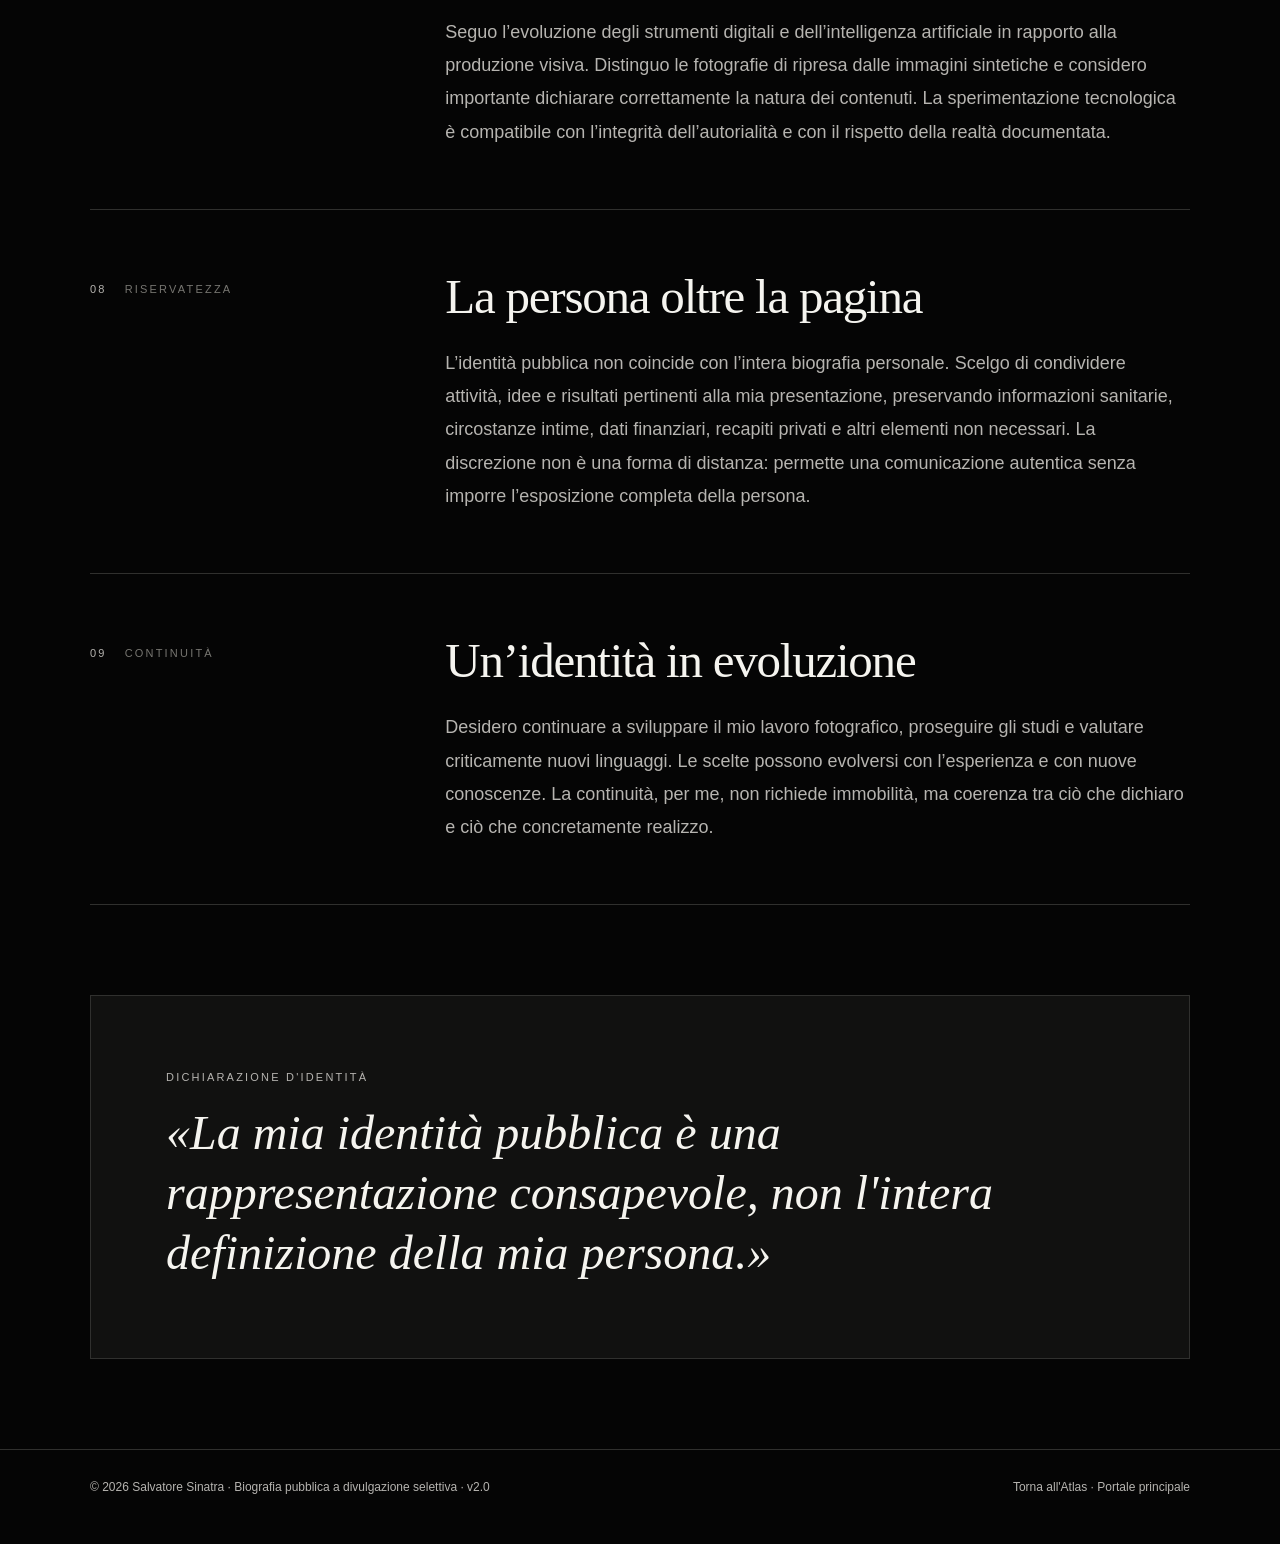
<file: docs/biografia-protetta/index.html>
<!doctype html>
<html lang="it">
<head>
<meta charset="utf-8"><meta name="viewport" content="width=device-width,initial-scale=1">
<meta name="theme-color" content="#050505">
<title>Biografia protetta | Salvatore Sinatra — Digital Identity Atlas</title>
<meta name="description" content="Biografia pubblica e riservata nei contenuti di Salvatore Sinatra: fotografia, arti visive, formazione, tecnologia e tutela della dimensione personale.">
<meta name="author" content="Salvatore Sinatra"><meta name="robots" content="index,follow">
<meta property="og:type" content="article"><meta property="og:title" content="Biografia protetta — Salvatore Sinatra"><meta property="og:description" content="Identità artistica e professionale, con una distinzione consapevole dalla sfera privata.">
<link rel="icon" href="../favicon.svg" type="image/svg+xml">
<style>
:root{color-scheme:dark;--bg:#050505;--fg:#f5f4ef;--dim:#b6b4b0;--line:#30302e;--panel:#111110}*{box-sizing:border-box}html{scroll-behavior:smooth}body{margin:0;background:var(--bg);color:var(--fg);font-family:Inter,"Helvetica Neue",Arial,sans-serif;-webkit-font-smoothing:antialiased}a{color:inherit}a:focus-visible,button:focus-visible{outline:2px solid #fff;outline-offset:5px}.wrap{width:min(1100px,calc(100% - 48px));margin:auto}.skip{position:absolute;left:-9999px}.skip:focus{left:12px;top:12px;background:white;color:black;padding:12px;z-index:10}.header{border-bottom:1px solid var(--line)}.header-inner{min-height:75px;display:flex;align-items:center;justify-content:space-between;gap:18px}.brand{font-family:Georgia,serif;font-size:20px;font-style:italic;text-decoration:none;white-space:nowrap}.nav{display:flex;gap:24px;flex-wrap:wrap}.nav a{text-decoration:none;color:var(--dim);font-size:13px}.nav a:hover{color:white}.hero{padding:clamp(90px,12vw,178px) 0 95px}.kicker,.chapter-index,.eyebrow{font-size:11px;letter-spacing:.2em;text-transform:uppercase;color:var(--dim)}h1{font-family:Georgia,"Times New Roman",serif;font-weight:400;font-size:clamp(56px,10vw,140px);line-height:.95;letter-spacing:-.06em;margin:25px 0 35px}h1 em{font-style:italic;color:#bdbab3}.intro{font-size:clamp(18px,2.6vw,27px);line-height:1.55;max-width:790px;font-weight:300;color:#dddcd7}.meta{margin-top:45px;display:flex;gap:10px;flex-wrap:wrap}.meta span{border:1px solid var(--line);padding:9px 12px;font-size:11px;letter-spacing:.07em;text-transform:uppercase}.rule{border:0;border-top:1px solid var(--line)}.chapter{display:grid;grid-template-columns:minmax(160px,1fr) 2.4fr;gap:45px;padding:60px 0;border-bottom:1px solid var(--line)}.chapter-index{padding-top:13px;display:flex;gap:18px}.chapter-index span{color:#777671}h2{font-family:Georgia,serif;font-size:clamp(30px,4vw,49px);font-weight:400;line-height:1.1;letter-spacing:-.025em;margin:0 0 23px}.chapter p{max-width:740px;font-size:18px;line-height:1.85;color:var(--dim);margin:0}.statement{background:var(--panel);padding:clamp(30px,6vw,75px);margin:90px 0;border:1px solid var(--line)}.statement blockquote{margin:20px 0 0;font:italic clamp(26px,4vw,48px)/1.25 Georgia,serif}.foot{border-top:1px solid var(--line);padding:30px 0 50px;font-size:12px;color:var(--dim)}.foot-inner{display:flex;justify-content:space-between;gap:20px;flex-wrap:wrap}.foot a{text-decoration:none}::selection{background:#eee;color:#111}@media(max-width:650px){.wrap{width:min(100% - 34px,1100px)}.header-inner{padding:20px 0;align-items:flex-start;flex-direction:column}.nav{gap:16px}.hero{padding:83px 0 65px}.chapter{grid-template-columns:1fr;gap:16px;padding:42px 0}.chapter p{font-size:16px}.statement{margin:60px 0}}@media(prefers-reduced-motion:reduce){html{scroll-behavior:auto}}
</style>
</head>
<body>
<a class="skip" href="#contenuto">Vai al contenuto</a>
<header class="header"><div class="wrap header-inner"><a class="brand" href="../">Salvatore Sinatra</a><nav class="nav" aria-label="Navigazione"><a href="../identity-atlas/">Digital Identity Atlas</a><a href="../identity/">Profilo</a><a href="../professional/">Fotografia</a><a href="../academic/">Formazione</a></nav></div></header>
<main id="contenuto">
<section class="hero wrap"><div class="kicker">Digital Identity Atlas / Editorial Profile / 2026</div><h1>Una biografia.<br><em>Non tutta una vita.</em></h1><p class="intro">Un autoritratto scritto attraverso fotografia, arti visive, formazione e ricerca. Un'identità professionale riconoscibile, senza trasformare la dimensione privata in contenuto pubblico.</p><div class="meta"><span>Salvatore Sinatra</span><span>Fotografia &amp; Arti visive</span><span>Formazione universitaria</span><span>Privacy by design</span></div></section>
<div class="wrap"><hr class="rule"><section class="chapter" id="sezione-01" aria-labelledby="titolo-01"><div class="chapter-index">01 <span>Identità</span></div><div><h2 id="titolo-01">Oltre una definizione</h2><p>Sono un fotografo freelance, un artista visivo e uno studente universitario di Scienze e Tecniche Psicologiche. La fotografia rappresenta una parte centrale della mia attività, senza esaurire i miei interessi. Accanto alla produzione visiva coltivo lo studio, la ricerca personale e l’attenzione per le trasformazioni della tecnologia e della comunicazione. Preferisco presentarmi attraverso ciò che realizzo e studio, senza trasformare ogni interesse in una qualifica.</p></div></section>
<section class="chapter" id="sezione-02" aria-labelledby="titolo-02"><div class="chapter-index">02 <span>Visione</span></div><div><h2 id="titolo-02">Fotografia e presenza</h2><p>Lavoro con la luce, la forma, lo spazio e la composizione. Mi interessano tanto le scene quotidiane quanto i soggetti capaci di instaurare un rapporto intenso con l’ambiente. Un’immagine può essere essenziale senza essere povera di significato; può essere precisa senza perdere naturalezza. La mia sensibilità artistica è una modalità di osservazione e interpretazione, non una dichiarazione sulla mia vita privata.</p></div></section>
<section class="chapter" id="sezione-03" aria-labelledby="titolo-03"><div class="chapter-index">03 <span>Linguaggio</span></div><div><h2 id="titolo-03">Bianco e nero</h2><p>Il bianco e nero è un linguaggio privilegiato nella mia fotografia. Attraverso le relazioni tonali, la profondità e il contrasto cerco un equilibrio tra rigore formale e libertà espressiva. Non considero un trattamento visivo valido in assoluto: ogni scelta dipende dalla scena e dalla finalità. Nel ritratto, nella fotografia urbana e in quella architettonica, la presenza del soggetto nasce anche dal rapporto con la luce e lo spazio.</p></div></section>
<section class="chapter" id="sezione-04" aria-labelledby="titolo-04"><div class="chapter-index">04 <span>Attività</span></div><div><h2 id="titolo-04">Pratica professionale indipendente</h2><p>Mi occupo di ritratto autoriale, fotografia editoriale, fine art, architettura, paesaggio e comunicazione visiva. Ogni collaborazione richiede obiettivi condivisi, chiarezza nelle condizioni di realizzazione e rispetto per le persone coinvolte. Distinguo la direzione artistica dalla libertà individuale di chi viene fotografato e considero essenziali correttezza, consenso e responsabilità nella pubblicazione delle immagini.</p></div></section>
<section class="chapter" id="sezione-05" aria-labelledby="titolo-05"><div class="chapter-index">05 <span>Formazione</span></div><div><h2 id="titolo-05">Studio e metodo</h2><p>La mia formazione comprende interessi nelle arti visive e nelle scienze. Attualmente frequento un corso universitario L-24 in Scienze e Tecniche Psicologiche: un’attività accademica in corso, non una qualifica professionale già conseguita. Approfondisco percezione, memoria, attenzione, neuroscienze cognitive, metodi sperimentali e rapporti tra cervello e comportamento. Mi interessa distinguere evidenze, interpretazioni e ipotesi.</p></div></section>
<section class="chapter" id="sezione-06" aria-labelledby="titolo-06"><div class="chapter-index">06 <span>Ricerca</span></div><div><h2 id="titolo-06">Tra immagine e cognizione</h2><p>Fotografia e psicologia possono incontrarsi nello studio della percezione visiva, ma non coincidono sul piano dei metodi. Un’immagine può suggerire un’esperienza estetica; una spiegazione scientifica richiede verifiche, dati e criteri metodologici. Mantengo quindi distinti il lavoro creativo, l’interesse accademico e le eventuali applicazioni della conoscenza scientifica.</p></div></section>
<section class="chapter" id="sezione-07" aria-labelledby="titolo-07"><div class="chapter-index">07 <span>Tecnologia</span></div><div><h2 id="titolo-07">Digitale e intelligenza artificiale</h2><p>Seguo l’evoluzione degli strumenti digitali e dell’intelligenza artificiale in rapporto alla produzione visiva. Distinguo le fotografie di ripresa dalle immagini sintetiche e considero importante dichiarare correttamente la natura dei contenuti. La sperimentazione tecnologica è compatibile con l’integrità dell’autorialità e con il rispetto della realtà documentata.</p></div></section>
<section class="chapter" id="sezione-08" aria-labelledby="titolo-08"><div class="chapter-index">08 <span>Riservatezza</span></div><div><h2 id="titolo-08">La persona oltre la pagina</h2><p>L’identità pubblica non coincide con l’intera biografia personale. Scelgo di condividere attività, idee e risultati pertinenti alla mia presentazione, preservando informazioni sanitarie, circostanze intime, dati finanziari, recapiti privati e altri elementi non necessari. La discrezione non è una forma di distanza: permette una comunicazione autentica senza imporre l’esposizione completa della persona.</p></div></section>
<section class="chapter" id="sezione-09" aria-labelledby="titolo-09"><div class="chapter-index">09 <span>Continuità</span></div><div><h2 id="titolo-09">Un’identità in evoluzione</h2><p>Desidero continuare a sviluppare il mio lavoro fotografico, proseguire gli studi e valutare criticamente nuovi linguaggi. Le scelte possono evolversi con l’esperienza e con nuove conoscenze. La continuità, per me, non richiede immobilità, ma coerenza tra ciò che dichiaro e ciò che concretamente realizzo.</p></div></section>
<aside class="statement"><div class="eyebrow">Dichiarazione d'identità</div><blockquote>«La mia identità pubblica è una rappresentazione consapevole, non l'intera definizione della mia persona.»</blockquote></aside></div>
</main>
<footer class="foot"><div class="wrap foot-inner"><span>© 2026 Salvatore Sinatra · Biografia pubblica a divulgazione selettiva · v2.0</span><span><a href="../identity-atlas/">Torna all'Atlas</a> · <a href="../">Portale principale</a></span></div></footer>
</body></html>
</file>
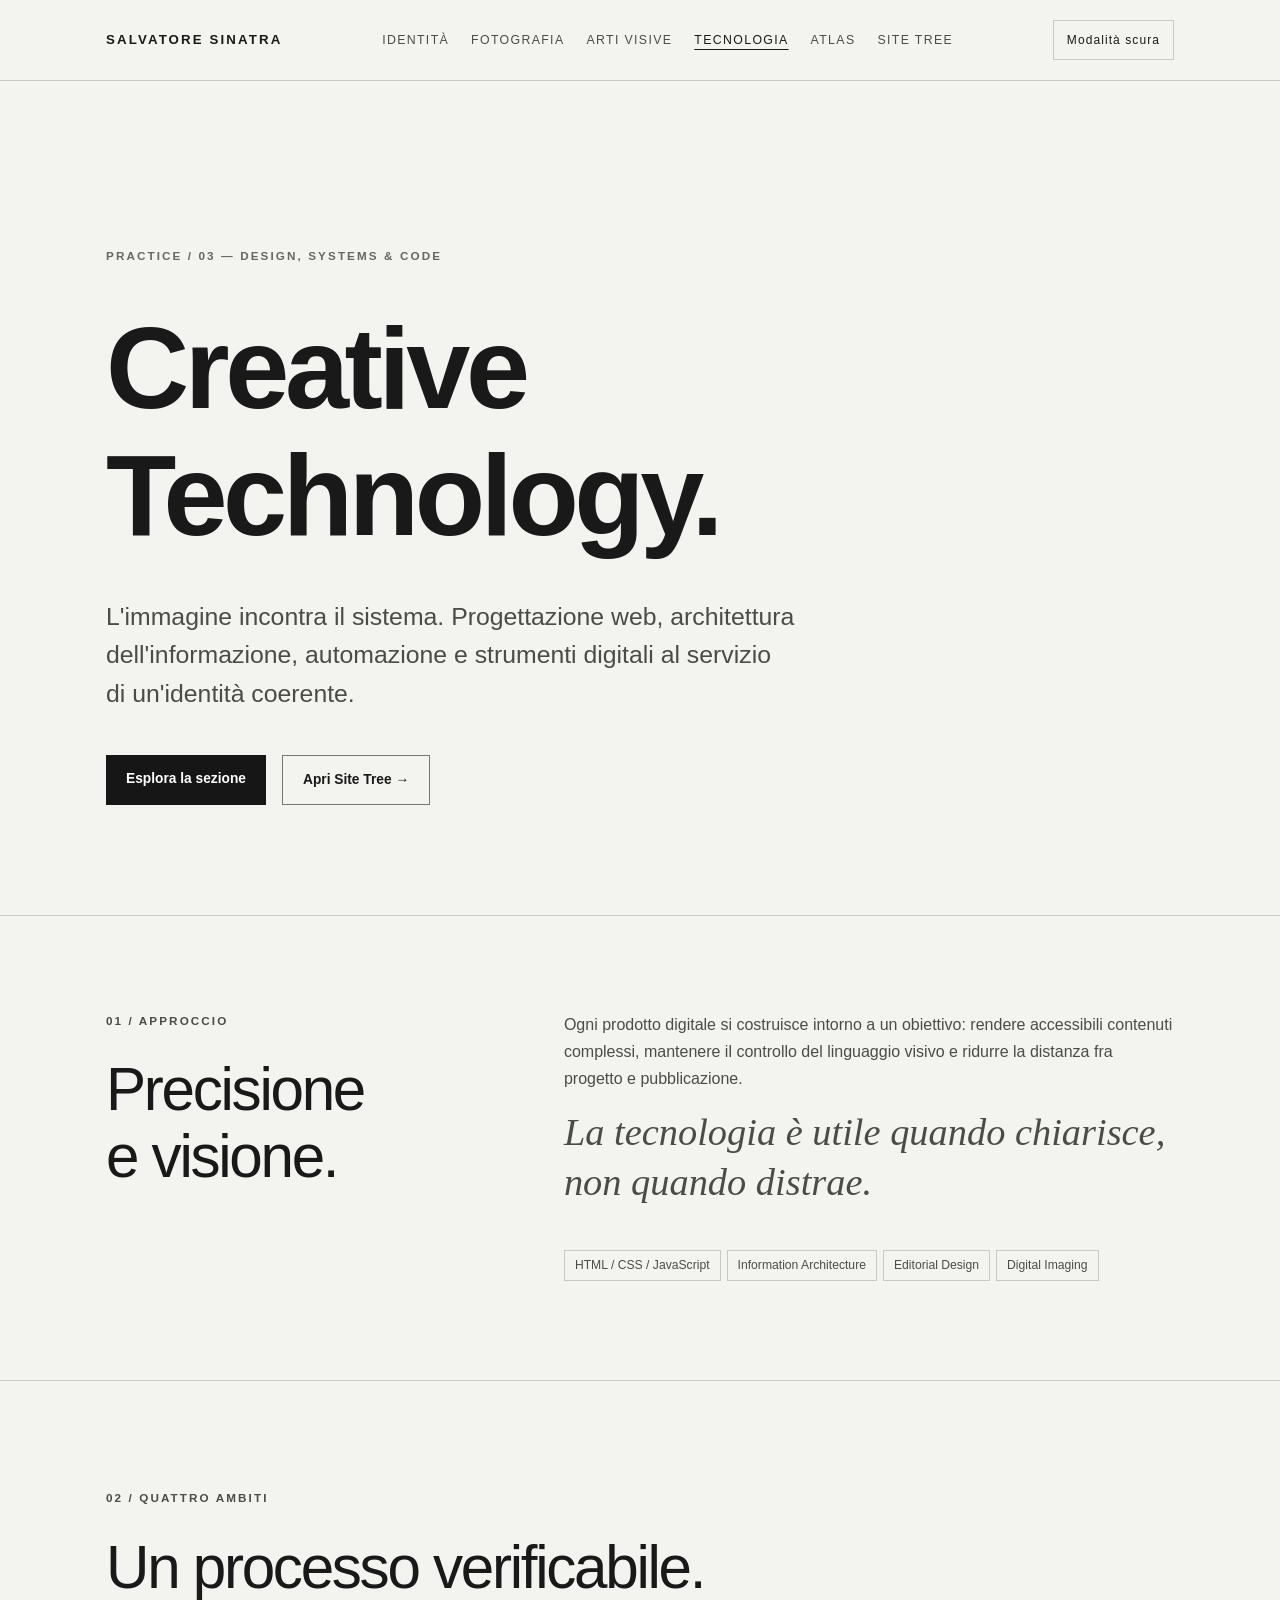
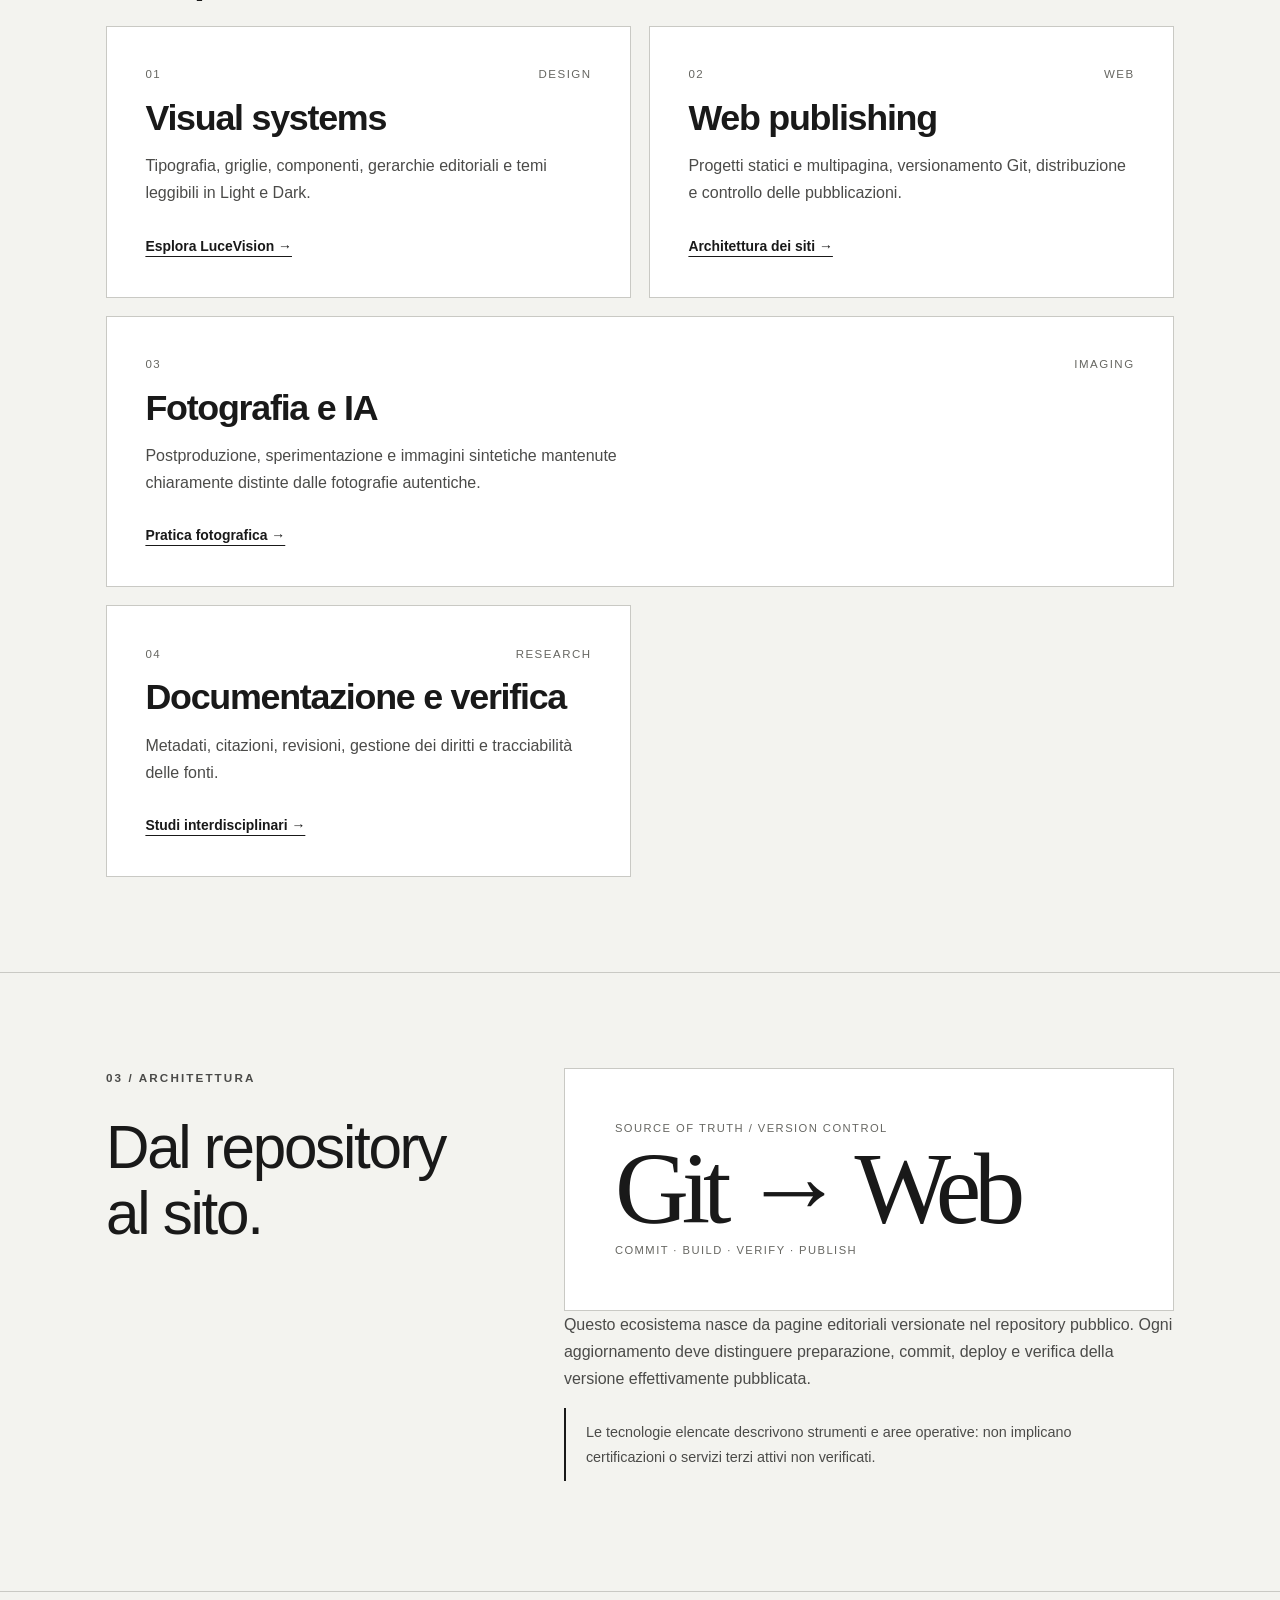
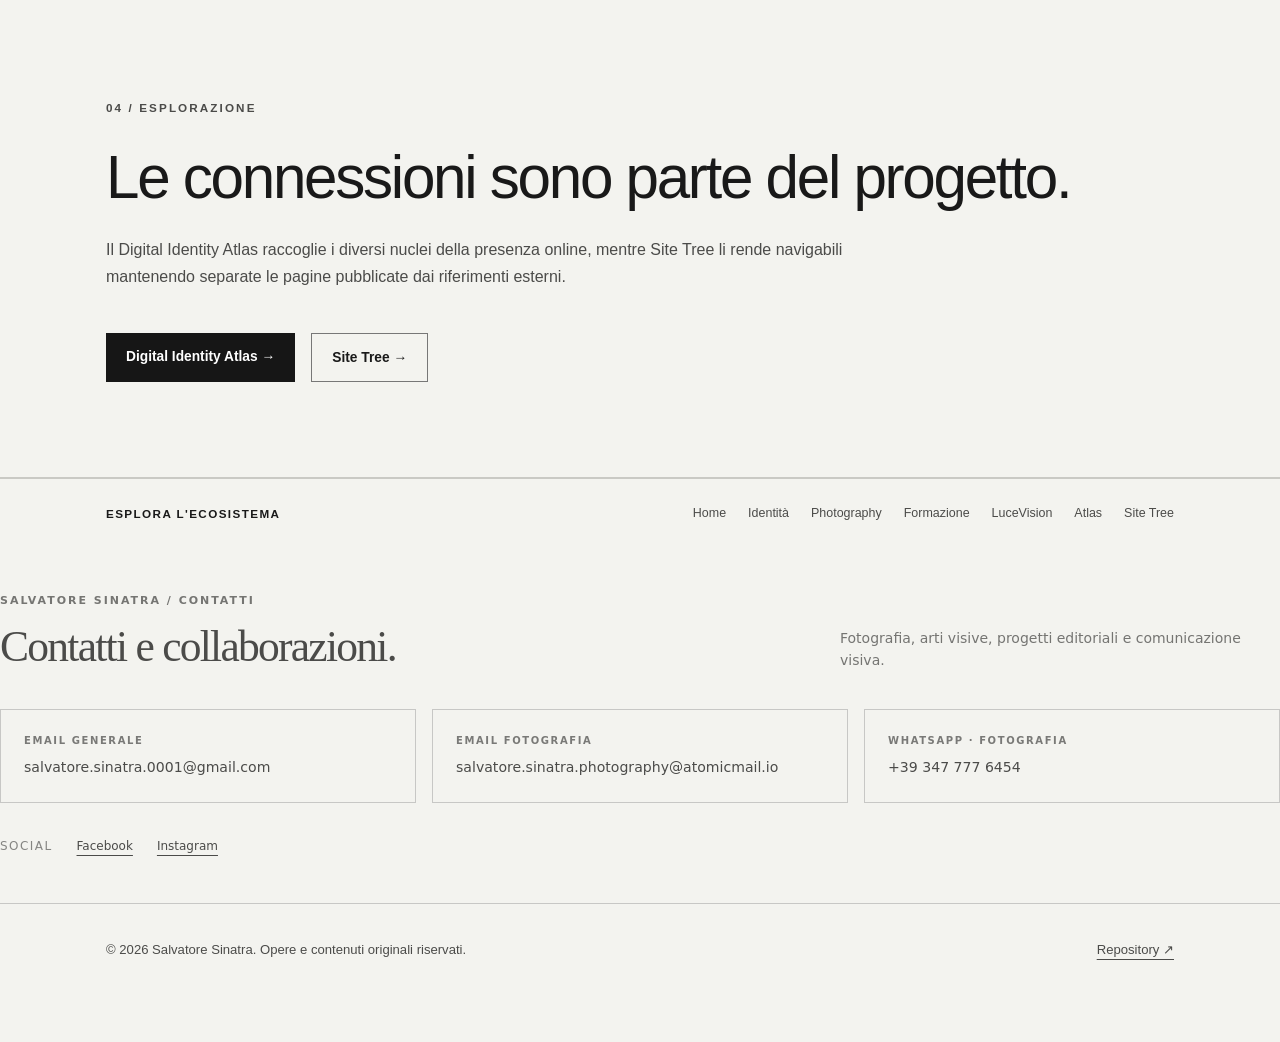
<file: docs/creative-technology/index.html>
<!doctype html>
<html lang="it"><head>
<meta charset="utf-8"><meta name="viewport" content="width=device-width,initial-scale=1">
<meta name="description" content="Direzione digitale, web design, gestione dei contenuti, strumenti di intelligenza artificiale e ricerca visiva nella pratica di Salvatore Sinatra.">
<meta name="theme-color" content="#080808"><meta name="robots" content="index,follow">
<meta name="author" content="Salvatore Sinatra">
<meta property="og:type" content="website"><meta property="og:site_name" content="Salvatore Sinatra">
<meta property="og:title" content="Creative Technology — Digital Practice | Salvatore Sinatra"><meta property="og:description" content="Direzione digitale, web design, gestione dei contenuti, strumenti di intelligenza artificiale e ricerca visiva nella pratica di Salvatore Sinatra.">
<title>Creative Technology — Digital Practice | Salvatore Sinatra</title>
<link rel="icon" type="image/svg+xml" href="../favicon.svg">
<link rel="stylesheet" href="../assets/style.css">
<link rel="stylesheet" href="../assets/identity-v2.css">
<script src="../assets/identity-v2.js" defer></script>
  <link rel="canonical" href="https://salvatoresinatra0001-ux.github.io/salvatore-sinatra-web/creative-technology/">
  <meta property="og:locale" content="it_IT">
  <meta property="og:url" content="https://salvatoresinatra0001-ux.github.io/salvatore-sinatra-web/creative-technology/">
  <meta name="twitter:card" content="summary">
  <meta name="twitter:title" content="Creative Technology — Digital Practice | Salvatore Sinatra">
  <meta name="twitter:description" content="Direzione digitale, web design, gestione dei contenuti, strumenti di intelligenza artificiale e ricerca visiva nella pratica di Salvatore Sinatra.">
  <script type="application/ld+json">{"@context":"https://schema.org","@type":"WebPage","name":"Creative Technology — Digital Practice | Salvatore Sinatra","url":"https://salvatoresinatra0001-ux.github.io/salvatore-sinatra-web/creative-technology/","description":"Direzione digitale, web design, gestione dei contenuti, strumenti di intelligenza artificiale e ricerca visiva nella pratica di Salvatore Sinatra.","inLanguage":"it-IT","isPartOf":{"@type":"WebSite","name":"Salvatore Sinatra","url":"https://salvatoresinatra0001-ux.github.io/salvatore-sinatra-web/"}}</script>
<link rel="stylesheet" href="../assets/ss-contact-footer.css"></head><body><a class="skip" href="#contenuto">Vai al contenuto</a>
<header class="site-header"><div class="wrap bar">
<a class="wordmark" href="../">Salvatore Sinatra</a>
<nav class="nav" aria-label="Navigazione principale">
<a href="../identity/">Identità</a><a href="../professional/">Fotografia</a>
<a href="../visual-arts/" >Arti visive</a>
<a href="../creative-technology/" aria-current="page">Tecnologia</a>
<a href="../identity-atlas/">Atlas</a><a href="../site-tree/">Site Tree</a>
</nav><button class="theme-toggle" data-identity-theme-toggle type="button" aria-pressed="false">Modalità chiara</button>
</div></header><main id="contenuto">
<section class="hero"><div class="wrap">
<p class="identity-eyebrow">Practice / 03 — Design, systems & code</p>
<h1>Creative<br>Technology.</h1><p class="lead">L'immagine incontra il sistema. Progettazione web, architettura dell'informazione, automazione e strumenti digitali al servizio di un'identità coerente.</p>
<div class="actions"><a class="action" href="#esplora">Esplora la sezione</a>
<a class="action action-secondary" href="../site-tree/">Apri Site Tree →</a></div>
</div></section><section class="section" id="esplora"><div class="wrap identity-split"><div><p class="identity-eyebrow">01 / Approccio</p><h2>Precisione<br>e visione.</h2></div><div><p>Ogni prodotto digitale si costruisce intorno a un obiettivo: rendere accessibili contenuti complessi, mantenere il controllo del linguaggio visivo e ridurre la distanza fra progetto e pubblicazione.</p><p class="identity-statement">La tecnologia è utile quando chiarisce, non quando distrae.</p><span class="identity-pill">HTML / CSS / JavaScript</span><span class="identity-pill">Information Architecture</span><span class="identity-pill">Editorial Design</span><span class="identity-pill">Digital Imaging</span></div></div></section>
<section class="section"><div class="wrap"><p class="identity-eyebrow">02 / Quattro ambiti</p><h2>Un processo verificabile.</h2><div class="identity-grid">
<article class="identity-feature"><div class="identity-index"><span>01</span><span>Design</span></div><h3>Visual systems</h3><p>Tipografia, griglie, componenti, gerarchie editoriali e temi leggibili in Light e Dark.</p><a href="../lucevision/">Esplora LuceVision →</a></article>
<article class="identity-feature"><div class="identity-index"><span>02</span><span>Web</span></div><h3>Web publishing</h3><p>Progetti statici e multipagina, versionamento Git, distribuzione e controllo delle pubblicazioni.</p><a href="../site-tree/">Architettura dei siti →</a></article>
<article class="identity-feature"><div class="identity-index"><span>03</span><span>Imaging</span></div><h3>Fotografia e IA</h3><p>Postproduzione, sperimentazione e immagini sintetiche mantenute chiaramente distinte dalle fotografie autentiche.</p><a href="../professional/">Pratica fotografica →</a></article>
<article class="identity-feature"><div class="identity-index"><span>04</span><span>Research</span></div><h3>Documentazione e verifica</h3><p>Metadati, citazioni, revisioni, gestione dei diritti e tracciabilità delle fonti.</p><a href="../academic/">Studi interdisciplinari →</a></article>
</div></div></section>
<section class="section"><div class="wrap identity-split"><div><p class="identity-eyebrow">03 / Architettura</p><h2>Dal repository<br>al sito.</h2></div>
<div><div class="identity-figure"><small>Source of truth / Version control</small><div class="large">Git → Web</div><small>Commit · Build · Verify · Publish</small></div><p>Questo ecosistema nasce da pagine editoriali versionate nel repository pubblico. Ogni aggiornamento deve distinguere preparazione, commit, deploy e verifica della versione effettivamente pubblicata.</p><p class="identity-notice">Le tecnologie elencate descrivono strumenti e aree operative: non implicano certificazioni o servizi terzi attivi non verificati.</p></div></div></section>
<section class="section"><div class="wrap"><p class="identity-eyebrow">04 / Esplorazione</p><h2>Le connessioni sono parte del progetto.</h2><p>Il Digital Identity Atlas raccoglie i diversi nuclei della presenza online, mentre Site Tree li rende navigabili mantenendo separate le pagine pubblicate dai riferimenti esterni.</p><div class="actions"><a class="action" href="../identity-atlas/">Digital Identity Atlas →</a><a class="action action-secondary" href="../site-tree/">Site Tree →</a></div></div></section>
</main>
<div class="global-explore"><nav class="wrap global-explore-inner" aria-label="Altre sezioni">
<strong>Esplora l'ecosistema</strong><a href="../">Home</a><a href="../identity/">Identità</a><a href="../professional/">Photography</a><a href="../academic/">Formazione</a><a href="../lucevision/">LuceVision</a><a href="../identity-atlas/">Atlas</a><a href="../site-tree/">Site Tree</a>
</nav></div><footer class="footer"><section id="contatti-unificati" class="ss-contact-footer" aria-labelledby="ss-contact-footer-title">
<div class="ss-contact-footer__head"><div><span class="ss-contact-footer__kicker">SALVATORE SINATRA / CONTATTI</span><h2 id="ss-contact-footer-title">Contatti e collaborazioni.</h2></div><p>Fotografia, arti visive, progetti editoriali e comunicazione visiva.</p></div>
<div class="ss-contact-footer__grid">
<a class="ss-contact-footer__item" href="mailto:salvatore.sinatra.0001@gmail.com"><span class="ss-contact-footer__label">Email generale</span><span class="ss-contact-footer__value">salvatore.sinatra.0001@gmail.com</span></a>
<a class="ss-contact-footer__item" href="mailto:salvatore.sinatra.photography@atomicmail.io"><span class="ss-contact-footer__label">Email fotografia</span><span class="ss-contact-footer__value">salvatore.sinatra.photography@atomicmail.io</span></a>
<a class="ss-contact-footer__item" href="https://wa.me/393477776454" target="_blank" rel="noopener noreferrer"><span class="ss-contact-footer__label">WhatsApp · fotografia</span><span class="ss-contact-footer__value">+39 347 777 6454</span></a>
</div><nav class="ss-contact-footer__social" aria-label="Profili social ufficiali"><span class="ss-contact-footer__social-label">Social</span><a href="https://www.facebook.com/profile.php?id=61594648539977" target="_blank" rel="noopener noreferrer">Facebook</a><a href="https://www.instagram.com/salvatoresinatraofficial/" target="_blank" rel="noopener noreferrer">Instagram</a></nav></section><div class="wrap flex">
<span>© 2026 Salvatore Sinatra. Opere e contenuti originali riservati.</span>
<div class="foot-links">
<a href="https://github.com/salvatoresinatra0001-ux/salvatore-sinatra-web" rel="noopener noreferrer" target="_blank">Repository ↗</a></div></div></footer><script src="../assets/official-social-links.js" defer></script></body></html>
</file>
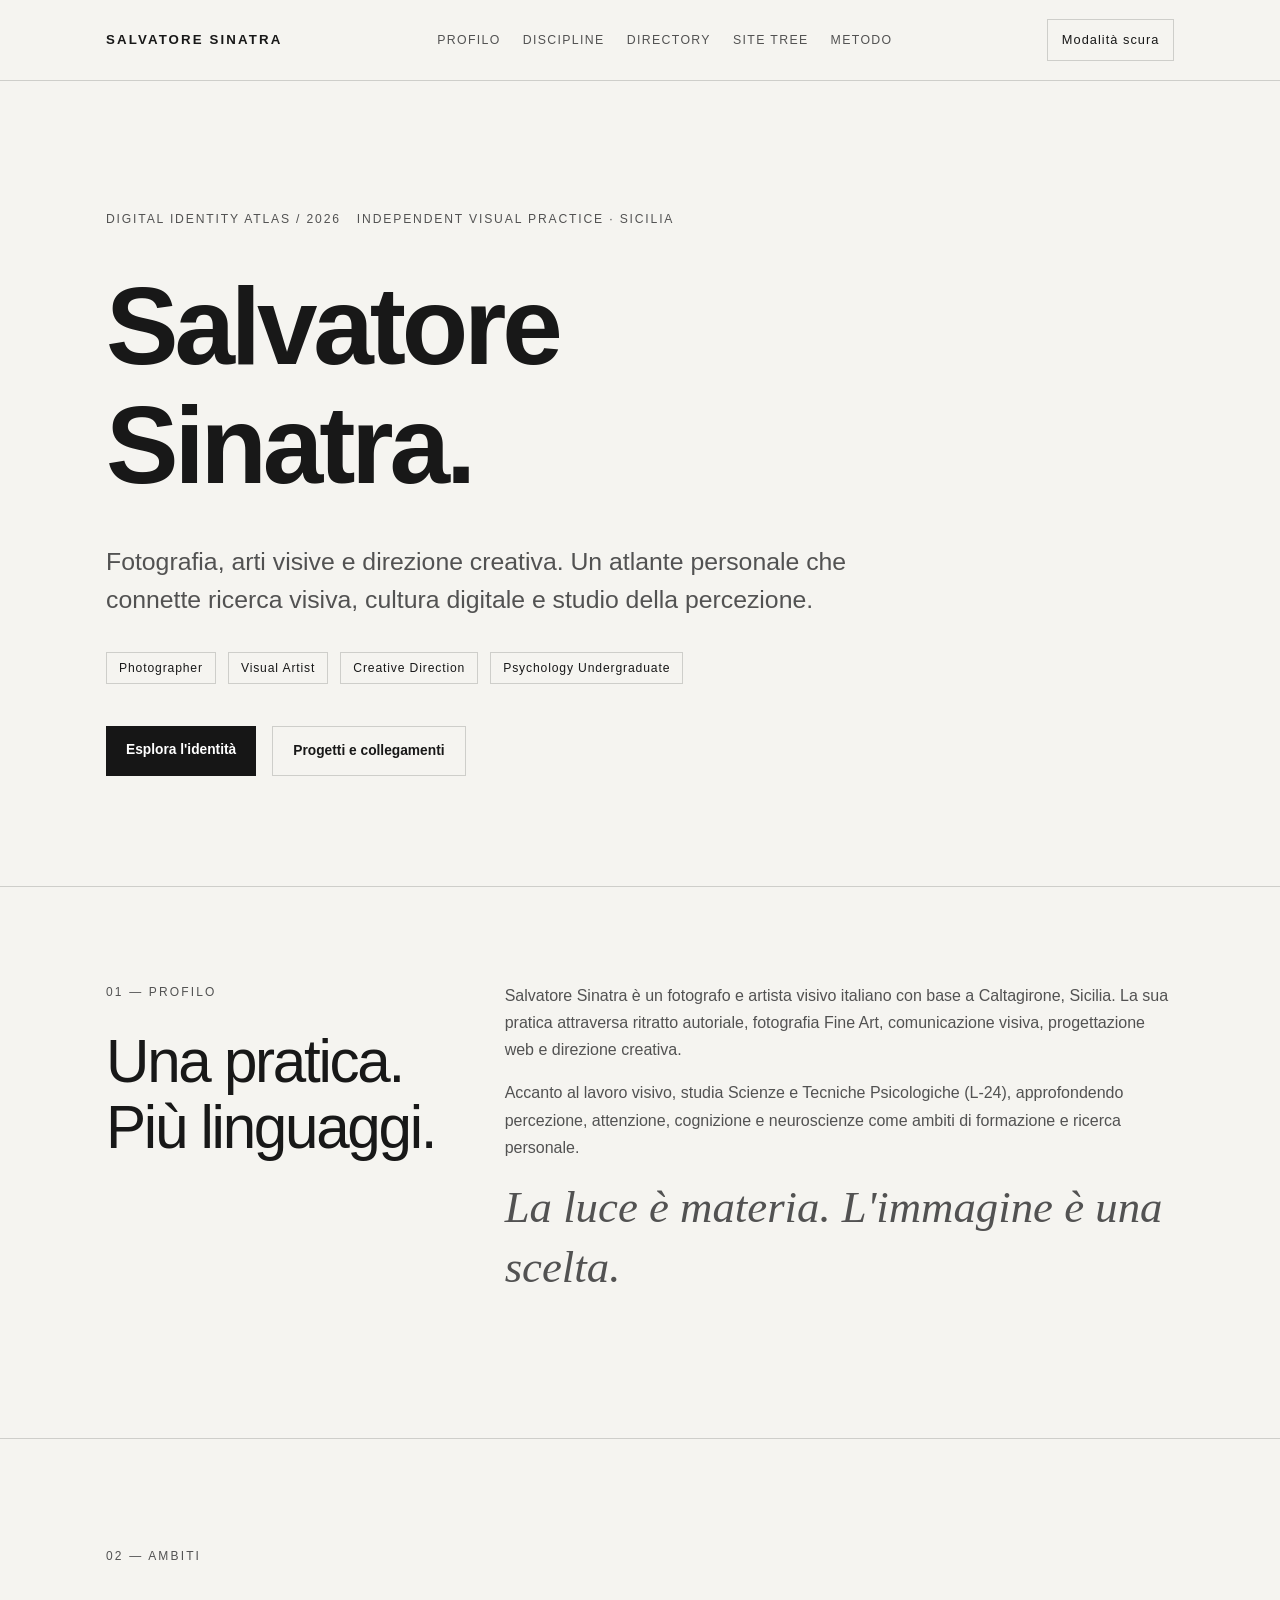
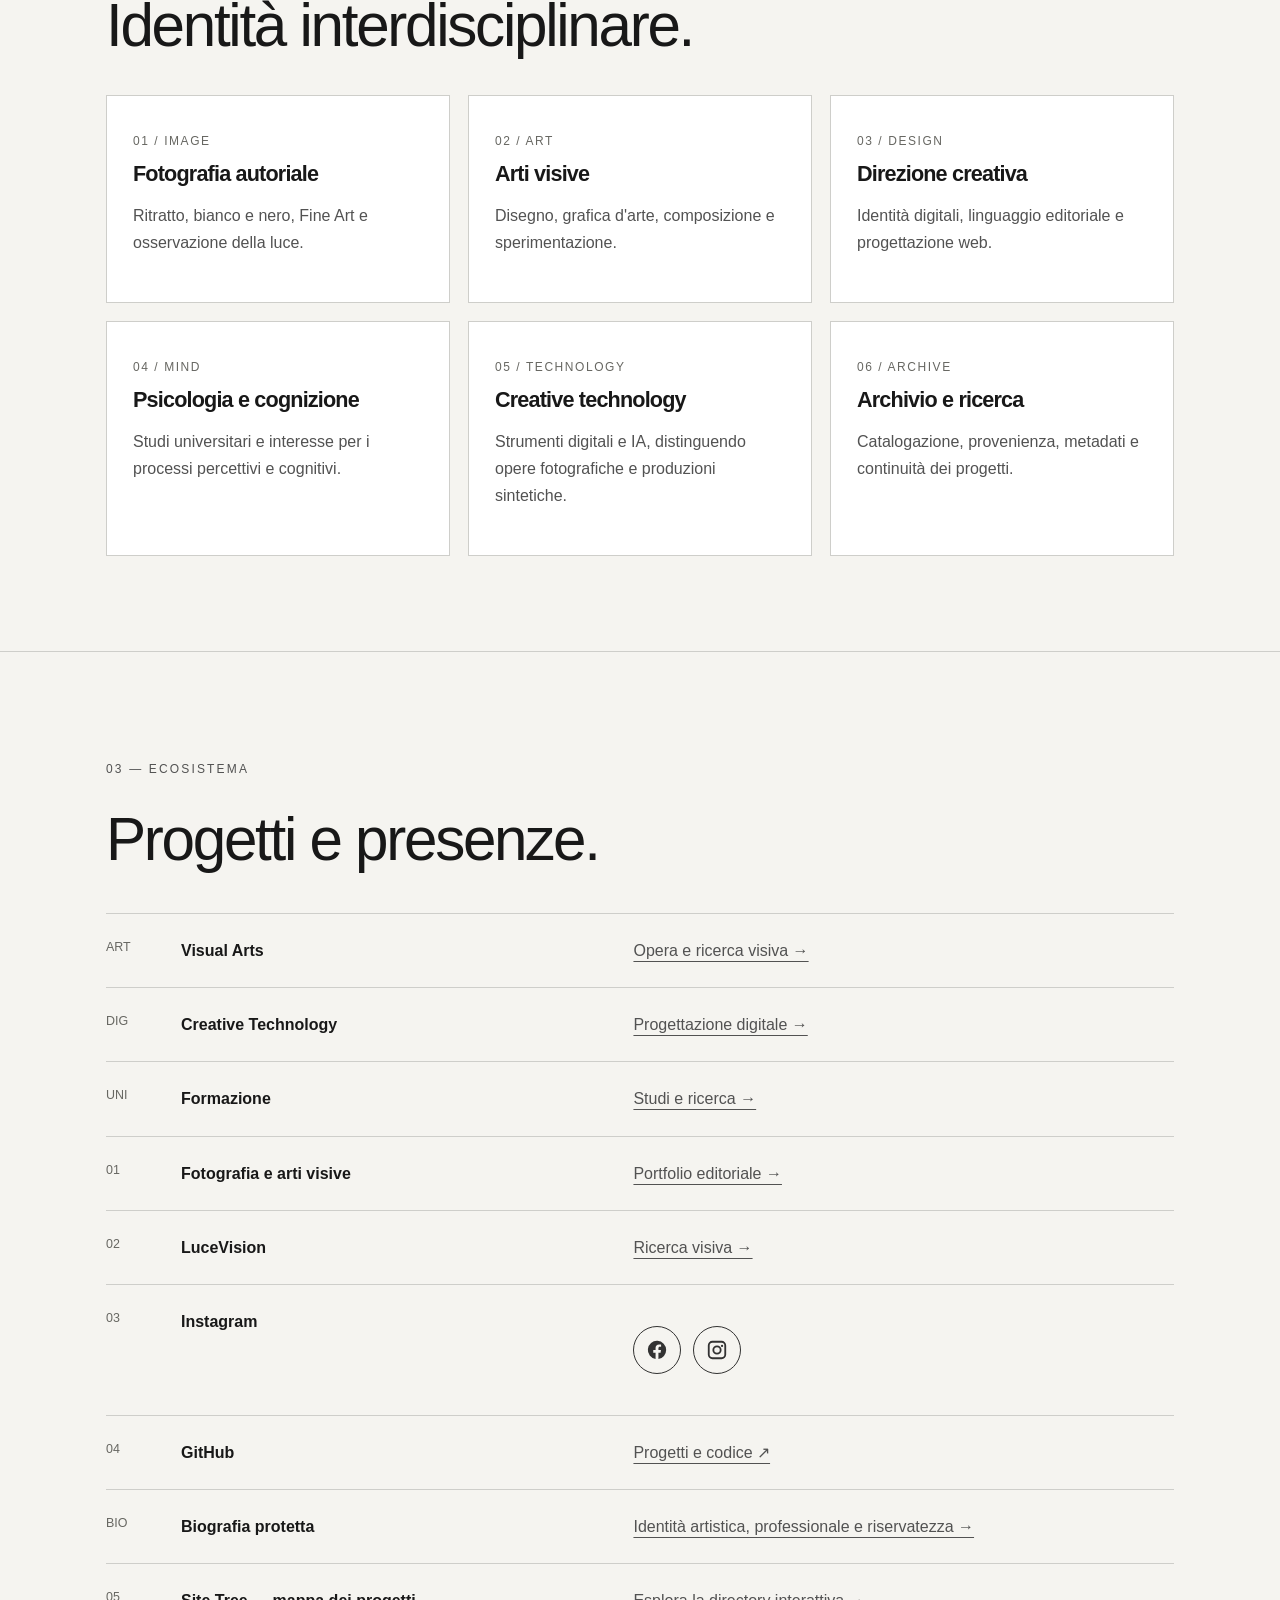
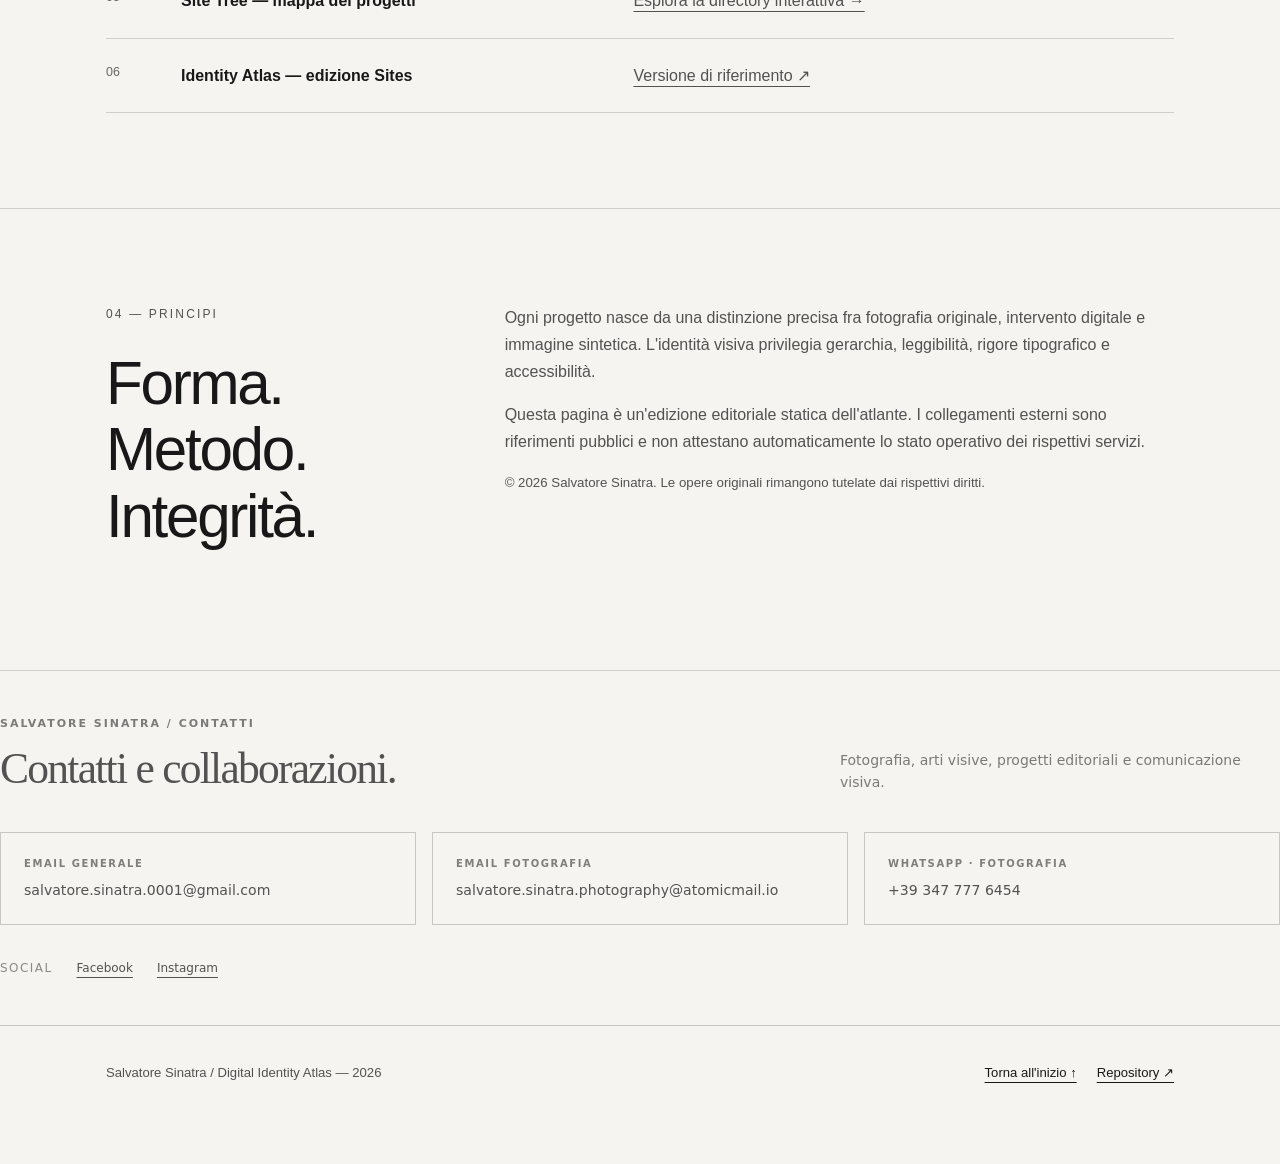
<file: docs/identity-atlas/index.html>
<!doctype html>
<html lang="it"><head><meta charset="utf-8"><meta name="viewport" content="width=device-width,initial-scale=1">
<title>Salvatore Sinatra — Digital Identity Atlas</title>
<meta name="description" content="Atlante identitario di Salvatore Sinatra: fotografia autoriale, arti visive, direzione creativa, ricerca sulla percezione e progetti digitali.">
<meta name="theme-color" content="#080808"><meta property="og:type" content="website"><meta property="og:title" content="Salvatore Sinatra — Digital Identity Atlas"><meta property="og:description" content="Atlante identitario di Salvatore Sinatra: fotografia autoriale, arti visive, direzione creativa, ricerca sulla percezione e progetti digitali.">
<link rel="icon" type="image/svg+xml" href="../favicon.svg"><link rel="stylesheet" href="../assets/style.css"><link rel="stylesheet" href="../assets/identity-v2.css"><script src="../assets/identity-v2.js" defer></script>
<style>
:root{--bg:#080808;--panel:#121212;--fg:#f4f3ef;--mute:#b8b8b3;--line:#343434;color-scheme:dark}
body{transition:background .25s,color .25s}body[data-theme=light]{--bg:#f5f4f0;--panel:#fff;--fg:#181818;--mute:#525252;--line:#cececa;color-scheme:light}
body[data-theme=light] .panel{border-color:var(--line)}body[data-theme=light] .nav a[aria-current=page],body[data-theme=light] .nav a:hover,body[data-theme=light] a:hover{color:var(--fg)}
body[data-theme=light] .action{background:#161616;color:#fff}body[data-theme=light] .action-secondary{background:transparent;color:var(--fg);border-color:var(--line)}
.theme-switch{font:inherit;font-size:.8rem;letter-spacing:.08em;border:1px solid var(--line);background:transparent;color:var(--fg);padding:.6rem .85rem;cursor:pointer}
.identity-kicker{display:flex;gap:1rem;flex-wrap:wrap;font-size:.76rem;text-transform:uppercase;letter-spacing:.15em;color:var(--mute)}
.hero h1{font-size:clamp(3.1rem,8.5vw,8.3rem);overflow-wrap:anywhere}.hero{padding-top:clamp(75px,10vw,145px)}
.hero .lead{max-width:800px}.identity-meta{display:flex;flex-wrap:wrap;gap:12px;margin-top:2rem}.identity-meta span{border:1px solid var(--line);padding:5px 12px;font-size:.76rem;letter-spacing:.07em}
.section-label{font-size:.75rem;letter-spacing:.18em;text-transform:uppercase;color:var(--mute)}
.editorial-grid{display:grid;grid-template-columns:1fr 2fr;gap:4rem}.editorial-grid p{margin-top:0}
.panel{background:var(--panel);border-color:var(--line)}.panel p{color:var(--mute)}
.list-row{grid-template-columns:55px 1fr 1.25fr}.list-row a{overflow-wrap:anywhere}
footer a{color:var(--fg)}@media(max-width:760px){.editorial-grid{grid-template-columns:1fr;gap:1rem}.bar{gap:16px}.list-row{grid-template-columns:35px 1fr}.list-row a{grid-column:2}}
</style>  <link rel="canonical" href="https://salvatoresinatra0001-ux.github.io/salvatore-sinatra-web/identity-atlas/">
  <meta property="og:locale" content="it_IT">
  <meta property="og:site_name" content="Salvatore Sinatra">
  <meta property="og:url" content="https://salvatoresinatra0001-ux.github.io/salvatore-sinatra-web/identity-atlas/">
  <meta name="twitter:card" content="summary">
  <meta name="twitter:title" content="Salvatore Sinatra — Digital Identity Atlas">
  <meta name="twitter:description" content="Atlante identitario di Salvatore Sinatra: fotografia autoriale, arti visive, direzione creativa, ricerca sulla percezione e progetti digitali.">
  <script type="application/ld+json">{"@context":"https://schema.org","@type":"WebPage","name":"Salvatore Sinatra — Digital Identity Atlas","url":"https://salvatoresinatra0001-ux.github.io/salvatore-sinatra-web/identity-atlas/","description":"Atlante identitario di Salvatore Sinatra: fotografia autoriale, arti visive, direzione creativa, ricerca sulla percezione e progetti digitali.","inLanguage":"it-IT","isPartOf":{"@type":"WebSite","name":"Salvatore Sinatra","url":"https://salvatoresinatra0001-ux.github.io/salvatore-sinatra-web/"}}</script>
<link rel="stylesheet" href="../assets/ss-contact-footer.css"></head><body><a class="skip" href="#contenuto">Vai al contenuto</a>
<header class="site-header"><div class="wrap bar"><a class="wordmark" href="../index.html" aria-label="Salvatore Sinatra, portfolio">Salvatore Sinatra</a><nav class="nav" aria-label="Navigazione"><a href="#profilo">Profilo</a><a href="#discipline">Discipline</a><a href="#directory">Directory</a><a href="../site-tree/">Site Tree</a><a href="#metodo">Metodo</a></nav><button id="theme" class="theme-switch" data-identity-theme-toggle type="button" aria-label="Cambia tema visivo" aria-pressed="false">Modalità chiara</button></div></header>
<main id="contenuto"><section class="hero"><div class="wrap"><div class="identity-kicker"><span>Digital Identity Atlas / 2026</span><span>Independent visual practice · Sicilia</span></div><h1>Salvatore<br>Sinatra<span aria-hidden="true">.</span></h1><p class="lead">Fotografia, arti visive e direzione creativa. Un atlante personale che connette ricerca visiva, cultura digitale e studio della percezione.</p><div class="identity-meta"><span>Photographer</span><span>Visual Artist</span><span>Creative Direction</span><span>Psychology Undergraduate</span></div><div class="actions"><a class="action" href="#discipline">Esplora l'identità</a><a class="action action-secondary" href="#directory">Progetti e collegamenti</a></div></div></section>
<section class="section" id="profilo"><div class="wrap editorial-grid"><div><p class="section-label">01 — Profilo</p><h2>Una pratica.<br>Più linguaggi.</h2></div><div><p>Salvatore Sinatra è un fotografo e artista visivo italiano con base a Caltagirone, Sicilia. La sua pratica attraversa ritratto autoriale, fotografia Fine Art, comunicazione visiva, progettazione web e direzione creativa.</p><p>Accanto al lavoro visivo, studia Scienze e Tecniche Psicologiche (L-24), approfondendo percezione, attenzione, cognizione e neuroscienze come ambiti di formazione e ricerca personale.</p><p class="statement">La luce è materia. L'immagine è una scelta.</p></div></div></section>
<section class="section" id="discipline"><div class="wrap"><p class="section-label">02 — Ambiti</p><h2>Identità interdisciplinare.</h2><div class="columns">
<article class="panel"><span class="index">01 / IMAGE</span><h3>Fotografia autoriale</h3><p>Ritratto, bianco e nero, Fine Art e osservazione della luce.</p></article>
<article class="panel"><span class="index">02 / ART</span><h3>Arti visive</h3><p>Disegno, grafica d'arte, composizione e sperimentazione.</p></article>
<article class="panel"><span class="index">03 / DESIGN</span><h3>Direzione creativa</h3><p>Identità digitali, linguaggio editoriale e progettazione web.</p></article>
<article class="panel"><span class="index">04 / MIND</span><h3>Psicologia e cognizione</h3><p>Studi universitari e interesse per i processi percettivi e cognitivi.</p></article>
<article class="panel"><span class="index">05 / TECHNOLOGY</span><h3>Creative technology</h3><p>Strumenti digitali e IA, distinguendo opere fotografiche e produzioni sintetiche.</p></article>
<article class="panel"><span class="index">06 / ARCHIVE</span><h3>Archivio e ricerca</h3><p>Catalogazione, provenienza, metadati e continuità dei progetti.</p></article>
</div></div></section>
<section class="section" id="directory"><div class="wrap"><p class="section-label">03 — Ecosistema</p><h2>Progetti e presenze.</h2><div class="list-rows"><div class="list-row"><span>ART</span><strong>Visual Arts</strong><a href="../visual-arts/">Opera e ricerca visiva →</a></div><div class="list-row"><span>DIG</span><strong>Creative Technology</strong><a href="../creative-technology/">Progettazione digitale →</a></div><div class="list-row"><span>UNI</span><strong>Formazione</strong><a href="../academic/">Studi e ricerca →</a></div>
<div class="list-row"><span>01</span><strong>Fotografia e arti visive</strong><a href="../index.html">Portfolio editoriale →</a></div>
<div class="list-row"><span>02</span><strong>LuceVision</strong><a href="../lucevision/">Ricerca visiva →</a></div>
<div class="list-row"><span>03</span><strong>Instagram</strong><official-social-links></official-social-links></div>
<div class="list-row"><span>04</span><strong>GitHub</strong><a href="https://github.com/salvatoresinatra0001-ux" target="_blank" rel="noopener noreferrer">Progetti e codice ↗</a></div>
<div class="list-row"><span>BIO</span><strong>Biografia protetta</strong><a href="../biografia-protetta/">Identità artistica, professionale e riservatezza →</a></div>
<div class="list-row"><span>05</span><strong>Site Tree — mappa dei progetti</strong><a href="../site-tree/">Esplora la directory interattiva →</a></div><div class="list-row"><span>06</span><strong>Identity Atlas — edizione Sites</strong><a href="https://salvatore-sinatra-identity-atlas.free-trail-0346.chatgpt.site" target="_blank" rel="noopener noreferrer">Versione di riferimento ↗</a></div>
</div></div></section>
<section class="section" id="metodo"><div class="wrap editorial-grid"><div><p class="section-label">04 — Principi</p><h2>Forma.<br>Metodo.<br>Integrità.</h2></div><div><p>Ogni progetto nasce da una distinzione precisa fra fotografia originale, intervento digitale e immagine sintetica. L'identità visiva privilegia gerarchia, leggibilità, rigore tipografico e accessibilità.</p><p>Questa pagina è un'edizione editoriale statica dell'atlante. I collegamenti esterni sono riferimenti pubblici e non attestano automaticamente lo stato operativo dei rispettivi servizi.</p><p class="mini">© 2026 Salvatore Sinatra. Le opere originali rimangono tutelate dai rispettivi diritti.</p></div></div></section></main>
<footer class="footer"><section id="contatti-unificati" class="ss-contact-footer" aria-labelledby="ss-contact-footer-title">
<div class="ss-contact-footer__head"><div><span class="ss-contact-footer__kicker">SALVATORE SINATRA / CONTATTI</span><h2 id="ss-contact-footer-title">Contatti e collaborazioni.</h2></div><p>Fotografia, arti visive, progetti editoriali e comunicazione visiva.</p></div>
<div class="ss-contact-footer__grid">
<a class="ss-contact-footer__item" href="mailto:salvatore.sinatra.0001@gmail.com"><span class="ss-contact-footer__label">Email generale</span><span class="ss-contact-footer__value">salvatore.sinatra.0001@gmail.com</span></a>
<a class="ss-contact-footer__item" href="mailto:salvatore.sinatra.photography@atomicmail.io"><span class="ss-contact-footer__label">Email fotografia</span><span class="ss-contact-footer__value">salvatore.sinatra.photography@atomicmail.io</span></a>
<a class="ss-contact-footer__item" href="https://wa.me/393477776454" target="_blank" rel="noopener noreferrer"><span class="ss-contact-footer__label">WhatsApp · fotografia</span><span class="ss-contact-footer__value">+39 347 777 6454</span></a>
</div><nav class="ss-contact-footer__social" aria-label="Profili social ufficiali"><span class="ss-contact-footer__social-label">Social</span><a href="https://www.facebook.com/profile.php?id=61594648539977" target="_blank" rel="noopener noreferrer">Facebook</a><a href="https://www.instagram.com/salvatoresinatraofficial/" target="_blank" rel="noopener noreferrer">Instagram</a></nav></section><div class="wrap flex"><span>Salvatore Sinatra / Digital Identity Atlas — 2026</span><div class="foot-links"><a href="#contenuto">Torna all'inizio ↑</a><a href="https://github.com/salvatoresinatra0001-ux/salvatore-sinatra-web" target="_blank" rel="noopener noreferrer">Repository ↗</a></div></div></footer>
<script src="../assets/official-social-links.js" defer></script></body></html>
</file>
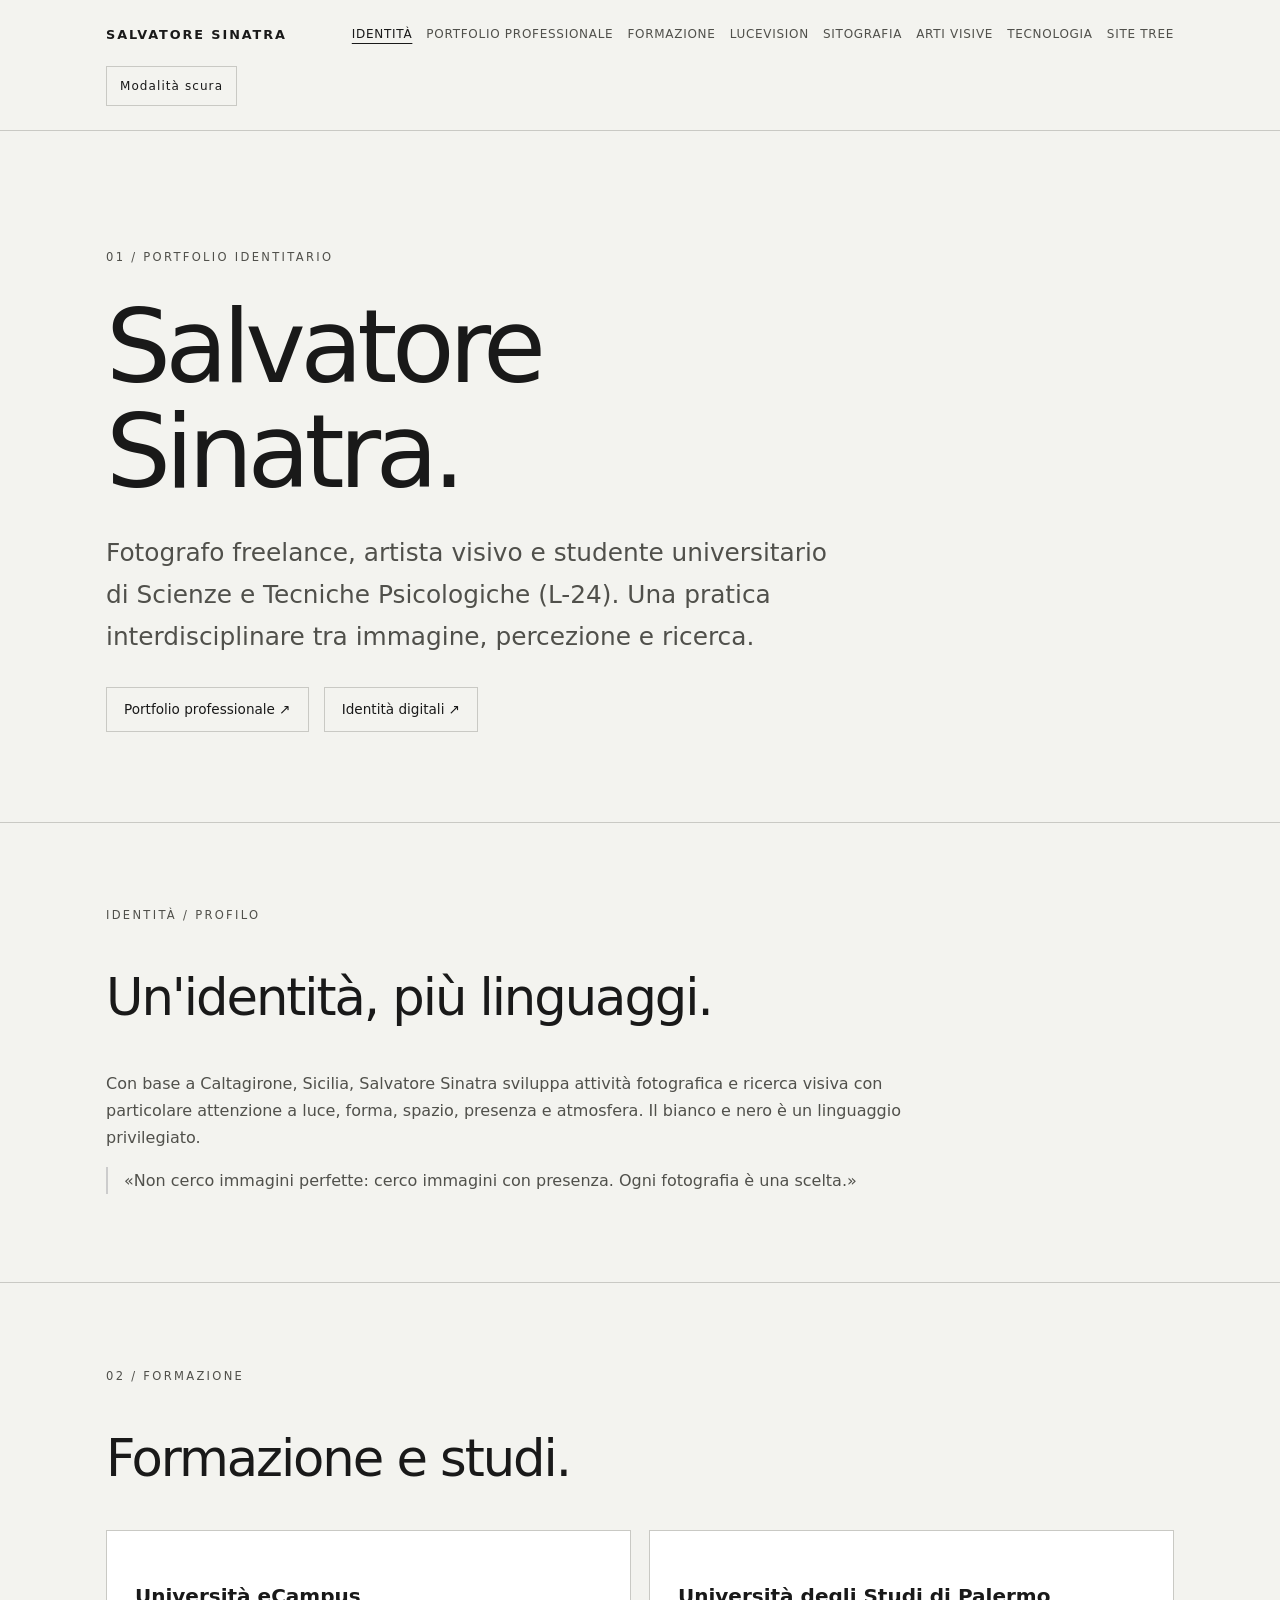
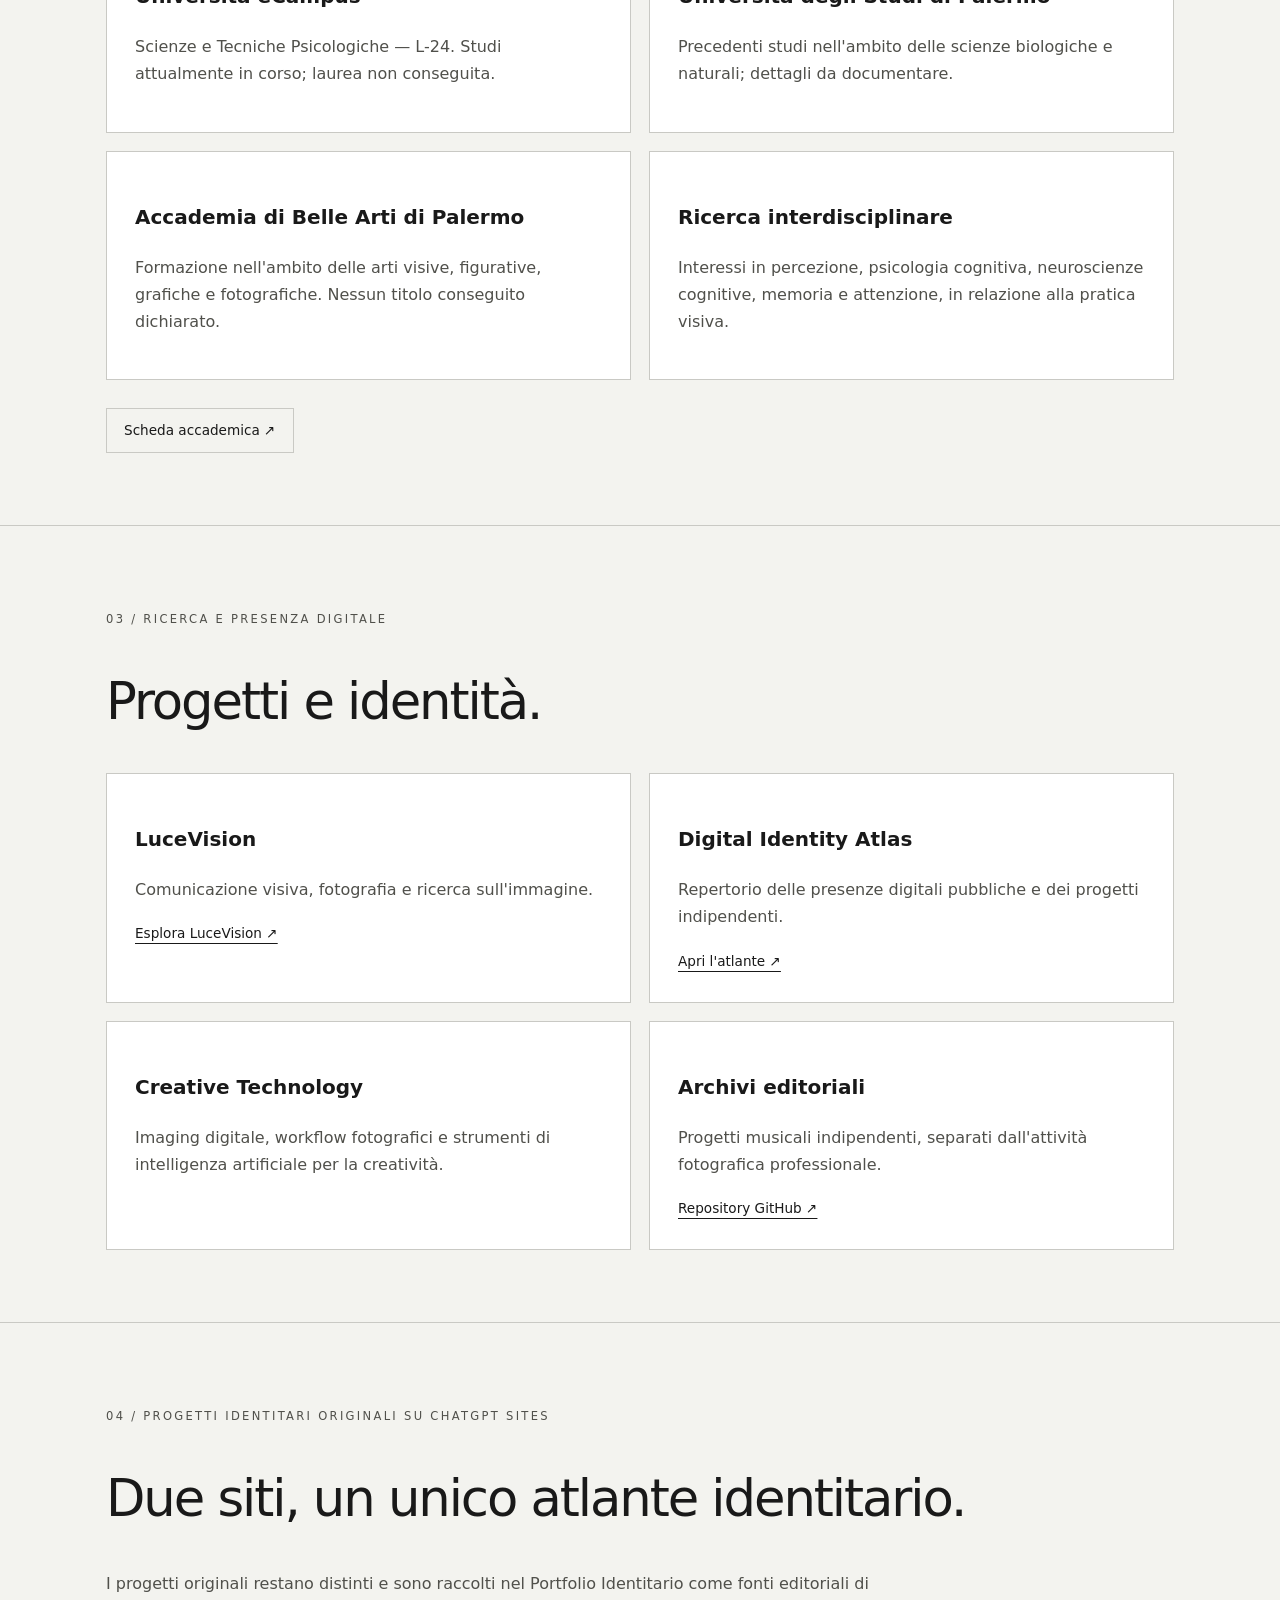
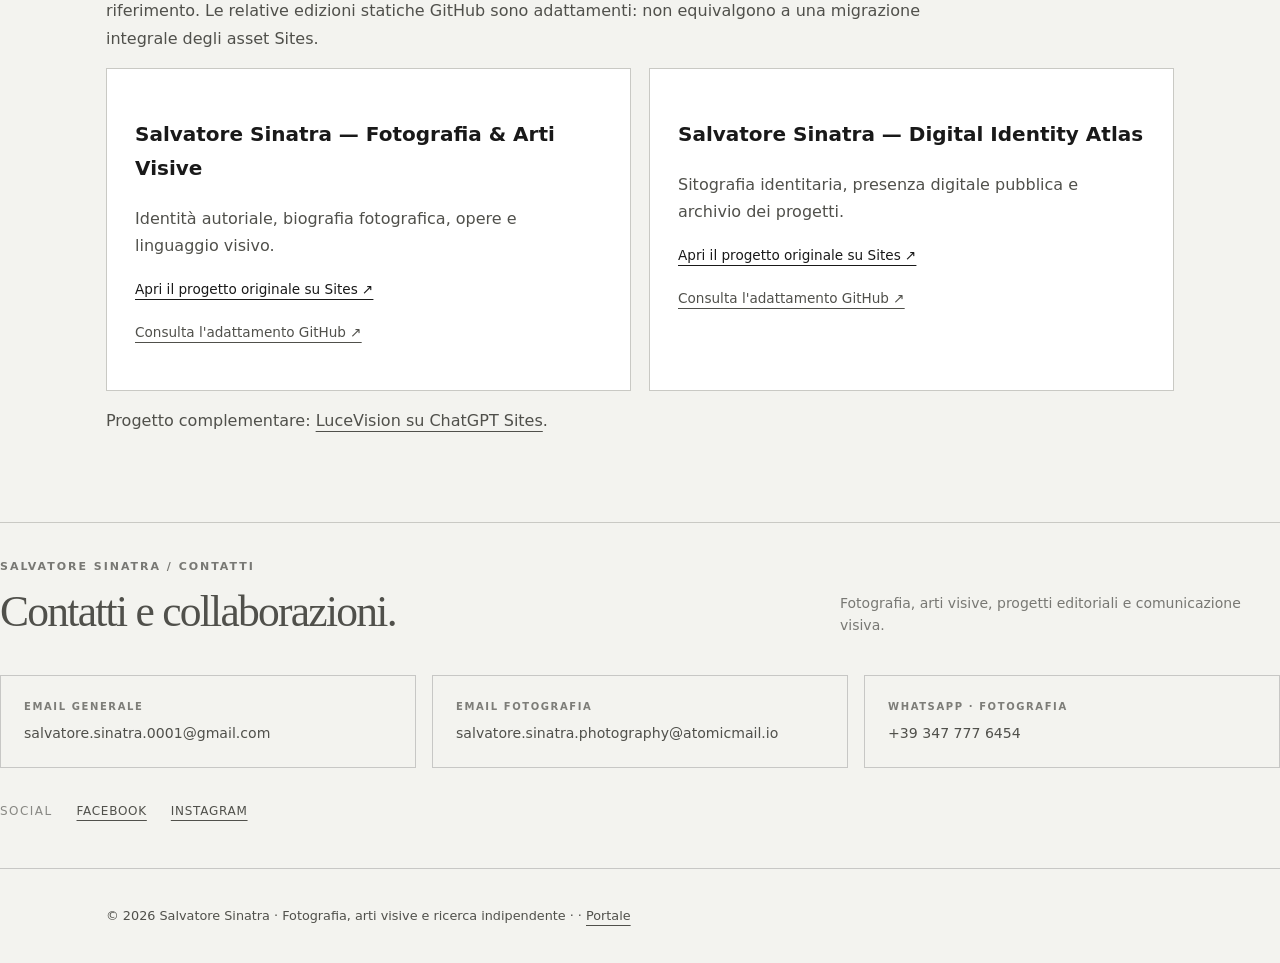
<file: docs/identity/index.html>
<!doctype html><html lang="it"><head><meta charset="utf-8"><meta name="viewport" content="width=device-width,initial-scale=1"><meta name="theme-color" content="#090909"><meta name="robots" content="index,follow"><link rel="canonical" href="https://salvatoresinatra0001-ux.github.io/salvatore-sinatra-web/identity/"><meta property="og:url" content="https://salvatoresinatra0001-ux.github.io/salvatore-sinatra-web/identity/"><meta name="description" content="Biografia e identità pubblica di Salvatore Sinatra: fotografo freelance, artista visivo e studente L-24 eCampus. Formazione, progetti e ricerca sulla percezione."><meta property="og:type" content="website"><meta property="og:title" content="Salvatore Sinatra | Biografia, identità e formazione"><meta property="og:description" content="Biografia e identità pubblica di Salvatore Sinatra: fotografo freelance, artista visivo e studente L-24 eCampus. Formazione, progetti e ricerca sulla percezione."><title>Salvatore Sinatra | Biografia, identità e formazione</title><link rel="stylesheet" href="../assets/portfolio-system.css"><link rel="stylesheet" href="../assets/identity-v2.css"><script src="../assets/identity-v2.js" defer></script><meta name="author" content="Salvatore Sinatra"><meta name="referrer" content="strict-origin-when-cross-origin"><meta property="og:locale" content="it_IT"><meta property="og:site_name" content="Salvatore Sinatra"><meta name="twitter:card" content="summary"><meta name="twitter:title" content="Salvatore Sinatra | Biografia, identità e formazione"><meta name="twitter:description" content="Biografia e identità pubblica di Salvatore Sinatra: fotografo freelance, artista visivo e studente L-24 eCampus. Formazione, progetti e ricerca sulla percezione."><script type="application/ld+json">{"@context":"https://schema.org","@graph":[{"@type":"Person","@id":"https://salvatoresinatra0001-ux.github.io/salvatore-sinatra-web/#salvatore-sinatra","name":"Salvatore Sinatra","url":"https://salvatoresinatra0001-ux.github.io/salvatore-sinatra-web/","jobTitle":["Freelance Photographer","Visual Artist"],"description":"Fotografo freelance e artista visivo con base a Caltagirone, Sicilia. Studente universitario L-24 in Scienze e Tecniche Psicologiche.","homeLocation":{"@type":"Place","name":"Caltagirone, Sicilia, Italia"},"knowsAbout":["Fine Art Photography","Editorial Photography","Black and White Photography","Portrait Photography","Visual Arts","Visual Communication"],"sameAs":["https://www.instagram.com/salvatoresinatraofficial/","https://github.com/salvatoresinatra0001-ux"]},{"@type":"ProfilePage","@id":"https://salvatoresinatra0001-ux.github.io/salvatore-sinatra-web/identity/#webpage","url":"https://salvatoresinatra0001-ux.github.io/salvatore-sinatra-web/identity/","name":"Salvatore Sinatra | Biografia, identità e formazione","description":"Biografia e identità pubblica di Salvatore Sinatra: fotografo freelance, artista visivo e studente L-24 eCampus. Formazione, progetti e ricerca sulla percezione.","inLanguage":"it-IT","about":{"@id":"https://salvatoresinatra0001-ux.github.io/salvatore-sinatra-web/#salvatore-sinatra"},"isPartOf":{"@id":"https://salvatoresinatra0001-ux.github.io/salvatore-sinatra-web/#website"}},{"@type":"BreadcrumbList","@id":"https://salvatoresinatra0001-ux.github.io/salvatore-sinatra-web/identity/#breadcrumb","itemListElement":[{"@type":"ListItem","position":1,"name":"Home","item":"https://salvatoresinatra0001-ux.github.io/salvatore-sinatra-web/"},{"@type":"ListItem","position":2,"name":"Identità","item":"https://salvatoresinatra0001-ux.github.io/salvatore-sinatra-web/identity/"}]}]}</script><link rel="icon" type="image/svg+xml" href="../favicon.svg"><link rel="stylesheet" href="../assets/ss-contact-footer.css"></head><body><a class="skip" href="#main">Vai al contenuto</a><header class="top"><div class="container"><a class="brand" href="../">Salvatore Sinatra</a><nav aria-label="Navigazione principale"><a href="../identity/" aria-current="page">Identità</a><a href="../professional/">Portfolio professionale</a><a href="../academic/">Formazione</a><a href="../lucevision/">LuceVision</a><a href="../identity-atlas/">Sitografia</a><a href="../visual-arts/">Arti visive</a><a href="../creative-technology/">Tecnologia</a><a href="../site-tree/">Site Tree</a></nav><button type="button" class="theme-toggle" data-identity-theme-toggle aria-pressed="false">Modalità chiara</button></div></header><main id="main"><section class="hero"><div class="container"><p class="eyebrow">01 / Portfolio identitario</p><h1>Salvatore<br>Sinatra.</h1><p class="lead">Fotografo freelance, artista visivo e studente universitario di Scienze e Tecniche Psicologiche (L-24). Una pratica interdisciplinare tra immagine, percezione e ricerca.</p><div class="links"><a href="../professional/">Portfolio professionale ↗</a><a href="../identity-atlas/">Identità digitali ↗</a></div></div></section><section class="section"><div class="container"><p class="eyebrow">Identità / Profilo</p><h2>Un'identità, più linguaggi.</h2><p>Con base a Caltagirone, Sicilia, Salvatore Sinatra sviluppa attività fotografica e ricerca visiva con particolare attenzione a luce, forma, spazio, presenza e atmosfera. Il bianco e nero è un linguaggio privilegiato.</p><p class="notice">«Non cerco immagini perfette: cerco immagini con presenza. Ogni fotografia è una scelta.»</p></div></section><section class="section"><div class="container"><p class="eyebrow">02 / Formazione</p><h2>Formazione e studi.</h2><div class="grid"><article class="card"><h3>Università eCampus</h3><p>Scienze e Tecniche Psicologiche — L-24. Studi attualmente in corso; laurea non conseguita.</p></article><article class="card"><h3>Università degli Studi di Palermo</h3><p>Precedenti studi nell'ambito delle scienze biologiche e naturali; dettagli da documentare.</p></article><article class="card"><h3>Accademia di Belle Arti di Palermo</h3><p>Formazione nell'ambito delle arti visive, figurative, grafiche e fotografiche. Nessun titolo conseguito dichiarato.</p></article><article class="card"><h3>Ricerca interdisciplinare</h3><p>Interessi in percezione, psicologia cognitiva, neuroscienze cognitive, memoria e attenzione, in relazione alla pratica visiva.</p></article></div><div class="links"><a href="../academic/">Scheda accademica ↗</a></div></div></section><section class="section"><div class="container"><p class="eyebrow">03 / Ricerca e presenza digitale</p><h2>Progetti e identità.</h2><div class="grid"><article class="card"><h3>LuceVision</h3><p>Comunicazione visiva, fotografia e ricerca sull'immagine.</p><a href="../lucevision/">Esplora LuceVision ↗</a></article><article class="card"><h3>Digital Identity Atlas</h3><p>Repertorio delle presenze digitali pubbliche e dei progetti indipendenti.</p><a href="../identity-atlas/">Apri l'atlante ↗</a></article><article class="card"><h3>Creative Technology</h3><p>Imaging digitale, workflow fotografici e strumenti di intelligenza artificiale per la creatività.</p></article><article class="card"><h3>Archivi editoriali</h3><p>Progetti musicali indipendenti, separati dall'attività fotografica professionale.</p><a href="https://github.com/salvatoresinatra0001-ux">Repository GitHub ↗</a></article></div></div></section><section class="section"><div class="container"><p class="eyebrow">04 / Progetti identitari originali su ChatGPT Sites</p><h2>Due siti, un unico atlante identitario.</h2><p>I progetti originali restano distinti e sono raccolti nel Portfolio Identitario come fonti editoriali di riferimento. Le relative edizioni statiche GitHub sono adattamenti: non equivalgono a una migrazione integrale degli asset Sites.</p><div class="grid"><article class="card"><h3>Salvatore Sinatra — Fotografia &amp; Arti Visive</h3><p>Identità autoriale, biografia fotografica, opere e linguaggio visivo.</p><a href="https://salvatore-sinatra.free-trail-0346.chatgpt.site" target="_blank" rel="noopener noreferrer">Apri il progetto originale su Sites ↗</a><p><a href="../">Consulta l'adattamento GitHub ↗</a></p></article><article class="card"><h3>Salvatore Sinatra — Digital Identity Atlas</h3><p>Sitografia identitaria, presenza digitale pubblica e archivio dei progetti.</p><a href="https://salvatore-sinatra-identity-atlas.free-trail-0346.chatgpt.site" target="_blank" rel="noopener noreferrer">Apri il progetto originale su Sites ↗</a><p><a href="../identity-atlas/">Consulta l'adattamento GitHub ↗</a></p></article></div><p>Progetto complementare: <a href="https://salvatore-sinatra-lucevision.free-trail-0346.chatgpt.site" target="_blank" rel="noopener noreferrer">LuceVision su ChatGPT Sites</a>.</p></div></section></main><footer class="foot"><section id="contatti-unificati" class="ss-contact-footer" aria-labelledby="ss-contact-footer-title">
<div class="ss-contact-footer__head"><div><span class="ss-contact-footer__kicker">SALVATORE SINATRA / CONTATTI</span><h2 id="ss-contact-footer-title">Contatti e collaborazioni.</h2></div><p>Fotografia, arti visive, progetti editoriali e comunicazione visiva.</p></div>
<div class="ss-contact-footer__grid">
<a class="ss-contact-footer__item" href="mailto:salvatore.sinatra.0001@gmail.com"><span class="ss-contact-footer__label">Email generale</span><span class="ss-contact-footer__value">salvatore.sinatra.0001@gmail.com</span></a>
<a class="ss-contact-footer__item" href="mailto:salvatore.sinatra.photography@atomicmail.io"><span class="ss-contact-footer__label">Email fotografia</span><span class="ss-contact-footer__value">salvatore.sinatra.photography@atomicmail.io</span></a>
<a class="ss-contact-footer__item" href="https://wa.me/393477776454" target="_blank" rel="noopener noreferrer"><span class="ss-contact-footer__label">WhatsApp · fotografia</span><span class="ss-contact-footer__value">+39 347 777 6454</span></a>
</div><nav class="ss-contact-footer__social" aria-label="Profili social ufficiali"><span class="ss-contact-footer__social-label">Social</span><a href="https://www.facebook.com/profile.php?id=61594648539977" target="_blank" rel="noopener noreferrer">Facebook</a><a href="https://www.instagram.com/salvatoresinatraofficial/" target="_blank" rel="noopener noreferrer">Instagram</a></nav></section><div class="container">© 2026 Salvatore Sinatra · Fotografia, arti visive e ricerca indipendente ·  · <a href="../">Portale</a></div></footer><script src="../assets/official-social-links.js" defer></script></body></html>
</file>
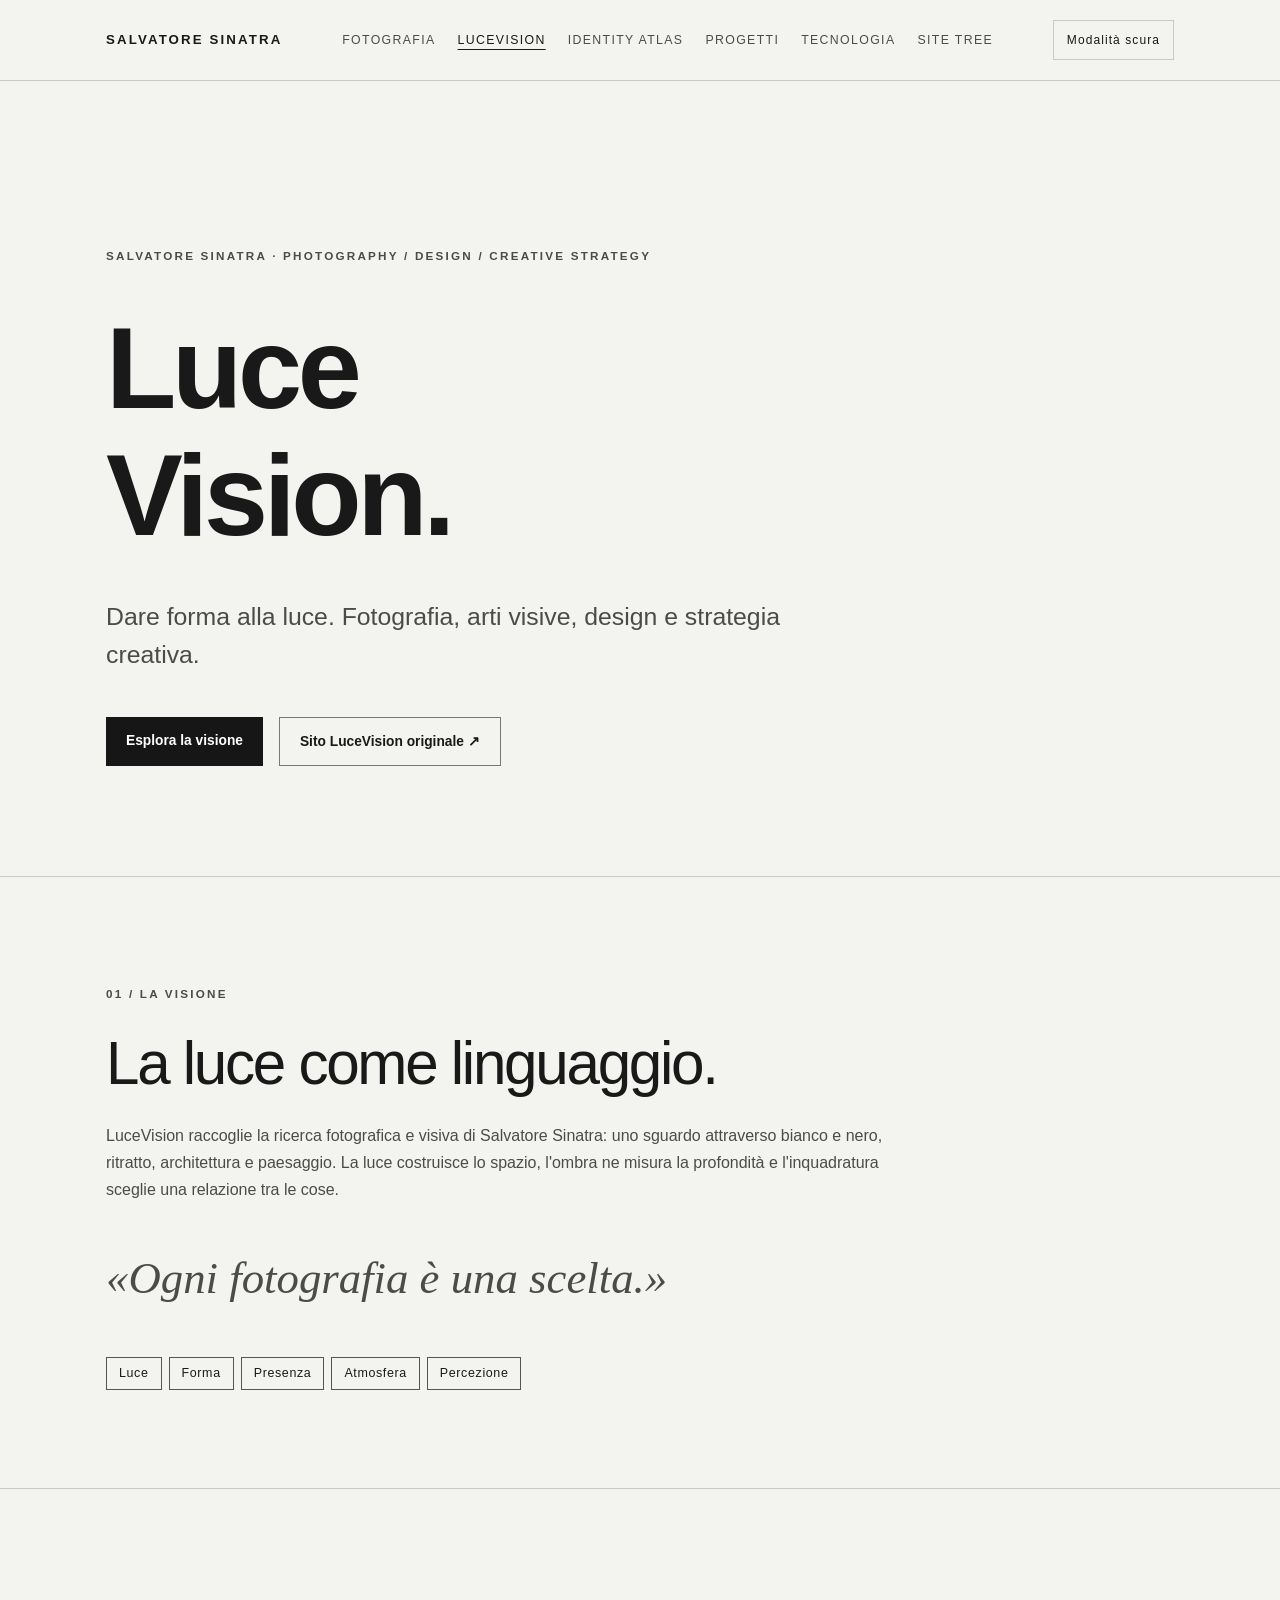
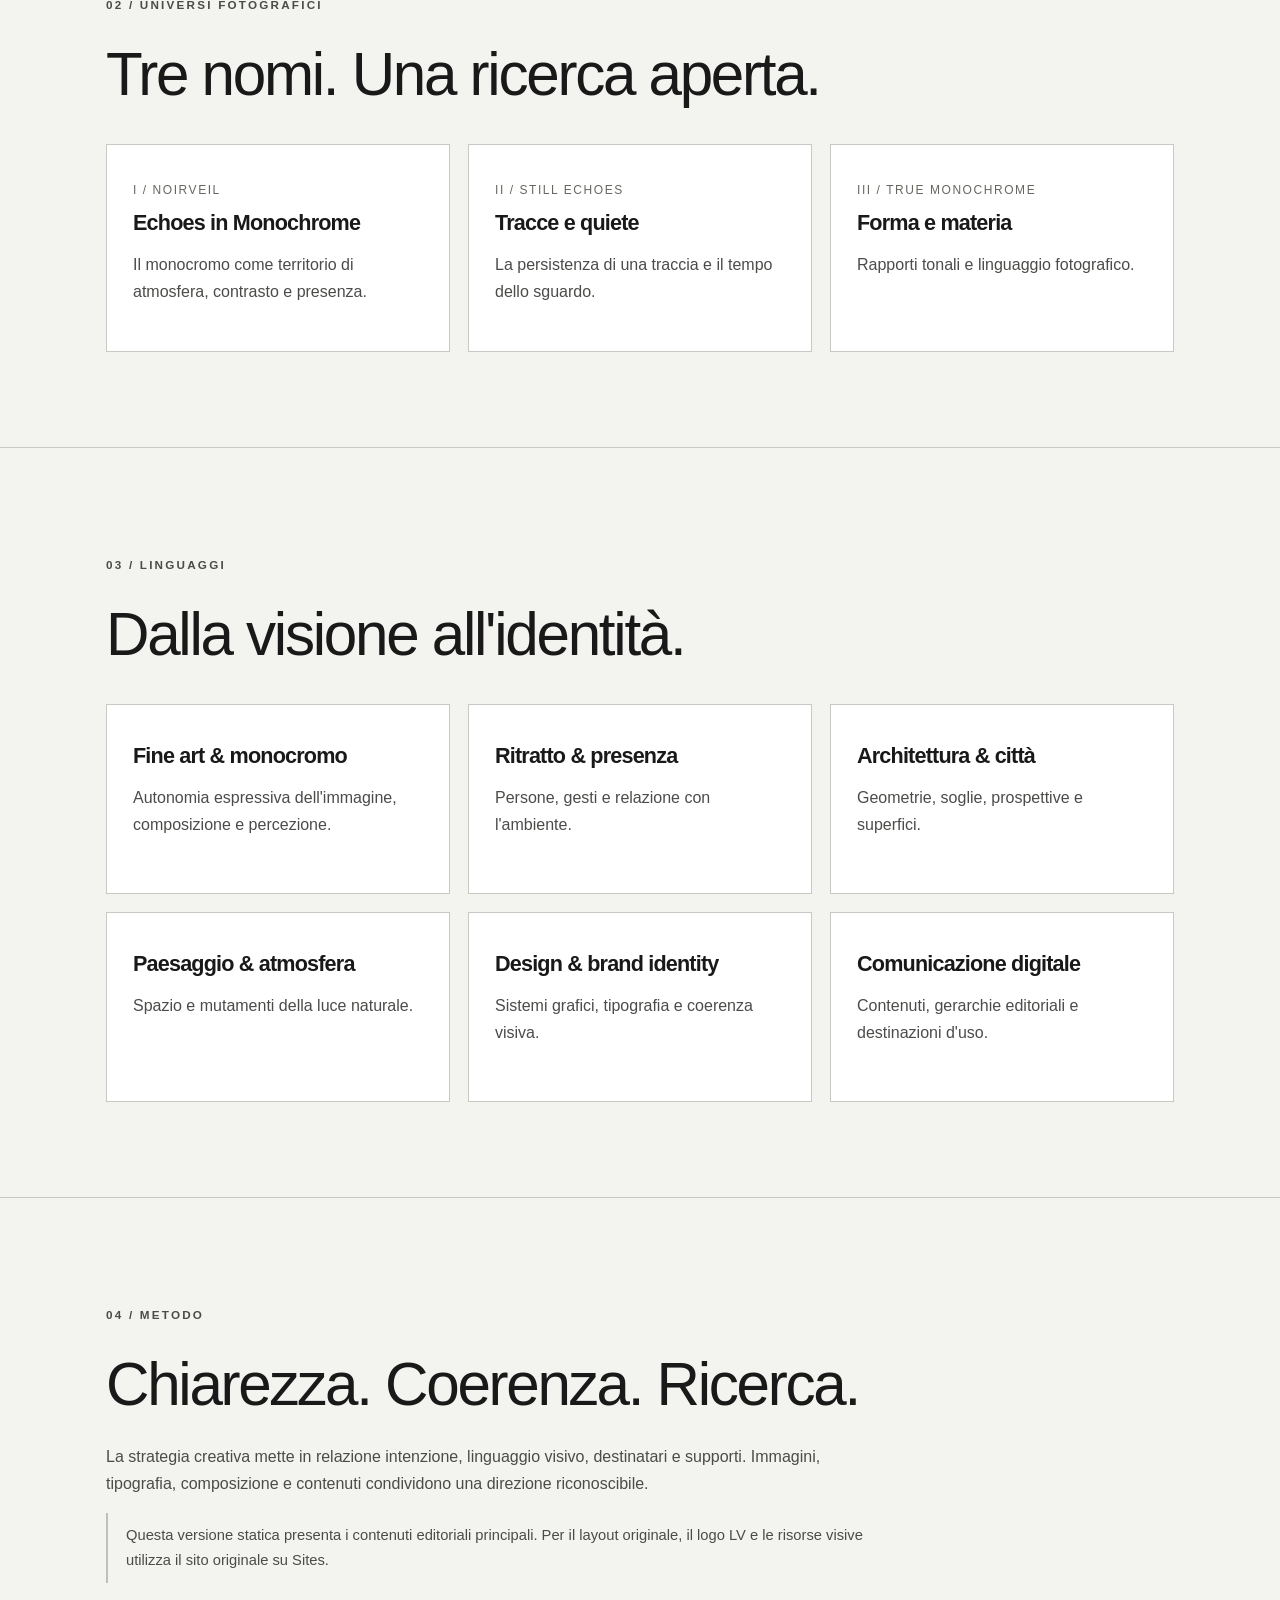
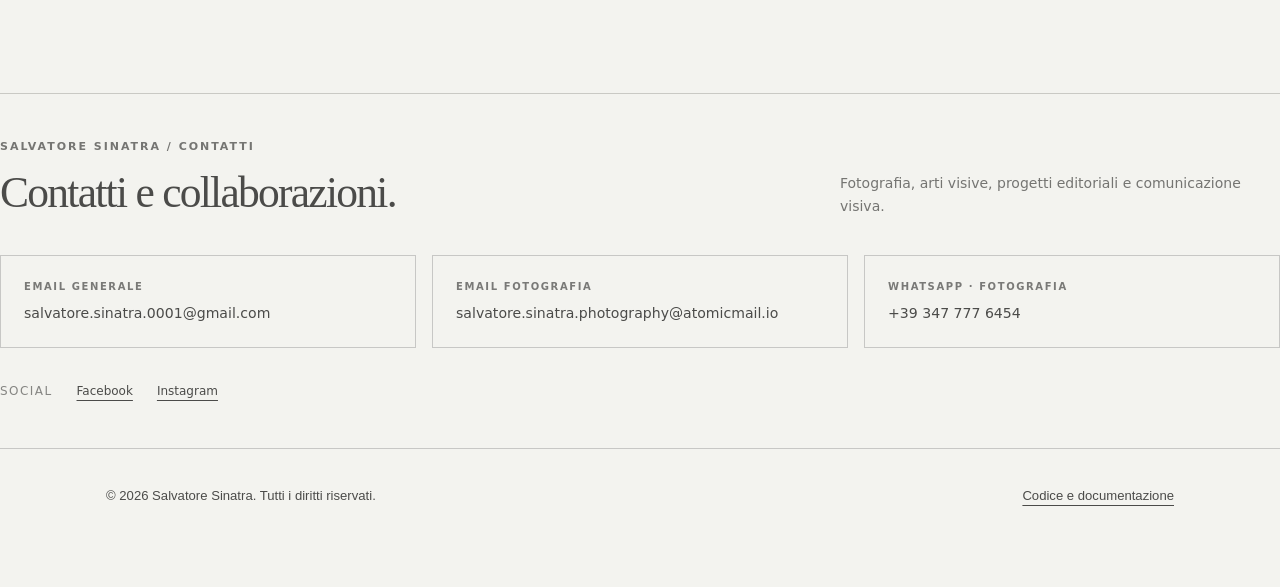
<file: docs/lucevision/index.html>
<!doctype html><html lang="it"><head><meta charset="utf-8"><meta name="viewport" content="width=device-width,initial-scale=1"><meta name="description" content="LuceVision di Salvatore Sinatra: fotografia, design, comunicazione visiva e strategia creativa."><meta name="theme-color" content="#0a0a0a"><meta name="robots" content="index,follow"><title>LuceVision | Salvatore Sinatra</title><link rel="stylesheet" href="../assets/style.css"><link rel="stylesheet" href="../assets/identity-v2.css"><script src="../assets/identity-v2.js" defer></script><link rel="icon" type="image/svg+xml" href="../favicon.svg">  <link rel="canonical" href="https://salvatoresinatra0001-ux.github.io/salvatore-sinatra-web/lucevision/">
  <meta property="og:type" content="website">
  <meta property="og:locale" content="it_IT">
  <meta property="og:site_name" content="Salvatore Sinatra">
  <meta property="og:title" content="LuceVision | Salvatore Sinatra">
  <meta property="og:description" content="LuceVision di Salvatore Sinatra: fotografia, design, comunicazione visiva e strategia creativa.">
  <meta property="og:url" content="https://salvatoresinatra0001-ux.github.io/salvatore-sinatra-web/lucevision/">
  <meta name="twitter:card" content="summary">
  <meta name="twitter:title" content="LuceVision | Salvatore Sinatra">
  <meta name="twitter:description" content="LuceVision di Salvatore Sinatra: fotografia, design, comunicazione visiva e strategia creativa.">
  <script type="application/ld+json">{"@context":"https://schema.org","@type":"WebPage","name":"LuceVision | Salvatore Sinatra","url":"https://salvatoresinatra0001-ux.github.io/salvatore-sinatra-web/lucevision/","description":"LuceVision di Salvatore Sinatra: fotografia, design, comunicazione visiva e strategia creativa.","inLanguage":"it-IT","isPartOf":{"@type":"WebSite","name":"Salvatore Sinatra","url":"https://salvatoresinatra0001-ux.github.io/salvatore-sinatra-web/"}}</script>
<link rel="stylesheet" href="../assets/ss-contact-footer.css"></head><body><a href="#contenuto" class="skip">Vai al contenuto</a><header class="site-header"><div class="wrap bar"><a class="wordmark" href="../index.html">Salvatore Sinatra</a><nav class="nav" aria-label="Navigazione principale"><a href="../index.html" >Fotografia</a><a href="../lucevision/" aria-current="page">LuceVision</a><a href="../identity-atlas/" >Identity Atlas</a><a href="../index.html#progetti">Progetti</a><a href="../creative-technology/">Tecnologia</a><a href="../site-tree/">Site Tree</a></nav><button class="theme-toggle" data-identity-theme-toggle type="button" aria-pressed="false">Modalità chiara</button></div></header><main id="contenuto">
<section class="hero"><div class="wrap"><p class="eyebrow">Salvatore Sinatra · Photography / Design / Creative Strategy</p><h1>Luce<br>Vision.</h1><p class="lead">Dare forma alla luce. Fotografia, arti visive, design e strategia creativa.</p><div class="actions"><a class="action" href="#visione">Esplora la visione</a><a class="action action-secondary" href="https://salvatore-sinatra-lucevision.free-trail-0346.chatgpt.site" target="_blank" rel="noopener noreferrer">Sito LuceVision originale ↗</a></div></div></section>
<section id="visione" class="section"><div class="wrap"><p class="eyebrow">01 / La visione</p><h2>La luce come linguaggio.</h2><p>LuceVision raccoglie la ricerca fotografica e visiva di Salvatore Sinatra: uno sguardo attraverso bianco e nero, ritratto, architettura e paesaggio. La luce costruisce lo spazio, l'ombra ne misura la profondità e l'inquadratura sceglie una relazione tra le cose.</p><p class="statement">«Ogni fotografia è una scelta.»</p><span class="pill">Luce</span><span class="pill">Forma</span><span class="pill">Presenza</span><span class="pill">Atmosfera</span><span class="pill">Percezione</span></div></section>
<section class="section"><div class="wrap"><p class="eyebrow">02 / Universi fotografici</p><h2>Tre nomi. Una ricerca aperta.</h2><div class="columns"><article class="panel"><span class="index">I / NOIRVEIL</span><h3>Echoes in Monochrome</h3><p>Il monocromo come territorio di atmosfera, contrasto e presenza.</p></article><article class="panel"><span class="index">II / STILL ECHOES</span><h3>Tracce e quiete</h3><p>La persistenza di una traccia e il tempo dello sguardo.</p></article><article class="panel"><span class="index">III / TRUE MONOCHROME</span><h3>Forma e materia</h3><p>Rapporti tonali e linguaggio fotografico.</p></article></div></div></section>
<section class="section"><div class="wrap"><p class="eyebrow">03 / Linguaggi</p><h2>Dalla visione all'identità.</h2><div class="columns"><article class="panel"><h3>Fine art & monocromo</h3><p>Autonomia espressiva dell'immagine, composizione e percezione.</p></article><article class="panel"><h3>Ritratto & presenza</h3><p>Persone, gesti e relazione con l'ambiente.</p></article><article class="panel"><h3>Architettura & città</h3><p>Geometrie, soglie, prospettive e superfici.</p></article><article class="panel"><h3>Paesaggio & atmosfera</h3><p>Spazio e mutamenti della luce naturale.</p></article><article class="panel"><h3>Design & brand identity</h3><p>Sistemi grafici, tipografia e coerenza visiva.</p></article><article class="panel"><h3>Comunicazione digitale</h3><p>Contenuti, gerarchie editoriali e destinazioni d'uso.</p></article></div></div></section>
<section class="section"><div class="wrap"><p class="eyebrow">04 / Metodo</p><h2>Chiarezza. Coerenza. Ricerca.</h2><p>La strategia creativa mette in relazione intenzione, linguaggio visivo, destinatari e supporti. Immagini, tipografia, composizione e contenuti condividono una direzione riconoscibile.</p><p class="note">Questa versione statica presenta i contenuti editoriali principali. Per il layout originale, il logo LV e le risorse visive utilizza il sito originale su Sites.</p></div></section></main><footer class="footer"><section id="contatti-unificati" class="ss-contact-footer" aria-labelledby="ss-contact-footer-title">
<div class="ss-contact-footer__head"><div><span class="ss-contact-footer__kicker">SALVATORE SINATRA / CONTATTI</span><h2 id="ss-contact-footer-title">Contatti e collaborazioni.</h2></div><p>Fotografia, arti visive, progetti editoriali e comunicazione visiva.</p></div>
<div class="ss-contact-footer__grid">
<a class="ss-contact-footer__item" href="mailto:salvatore.sinatra.0001@gmail.com"><span class="ss-contact-footer__label">Email generale</span><span class="ss-contact-footer__value">salvatore.sinatra.0001@gmail.com</span></a>
<a class="ss-contact-footer__item" href="mailto:salvatore.sinatra.photography@atomicmail.io"><span class="ss-contact-footer__label">Email fotografia</span><span class="ss-contact-footer__value">salvatore.sinatra.photography@atomicmail.io</span></a>
<a class="ss-contact-footer__item" href="https://wa.me/393477776454" target="_blank" rel="noopener noreferrer"><span class="ss-contact-footer__label">WhatsApp · fotografia</span><span class="ss-contact-footer__value">+39 347 777 6454</span></a>
</div><nav class="ss-contact-footer__social" aria-label="Profili social ufficiali"><span class="ss-contact-footer__social-label">Social</span><a href="https://www.facebook.com/profile.php?id=61594648539977" target="_blank" rel="noopener noreferrer">Facebook</a><a href="https://www.instagram.com/salvatoresinatraofficial/" target="_blank" rel="noopener noreferrer">Instagram</a></nav></section><div class="wrap flex"><span>© 2026 Salvatore Sinatra. Tutti i diritti riservati.</span><div class="foot-links"><a href="https://github.com/salvatoresinatra0001-ux/salvatore-sinatra-web" target="_blank" rel="noopener noreferrer">Codice e documentazione</a></div></div></footer><script src="../assets/official-social-links.js" defer></script></body></html>
</file>
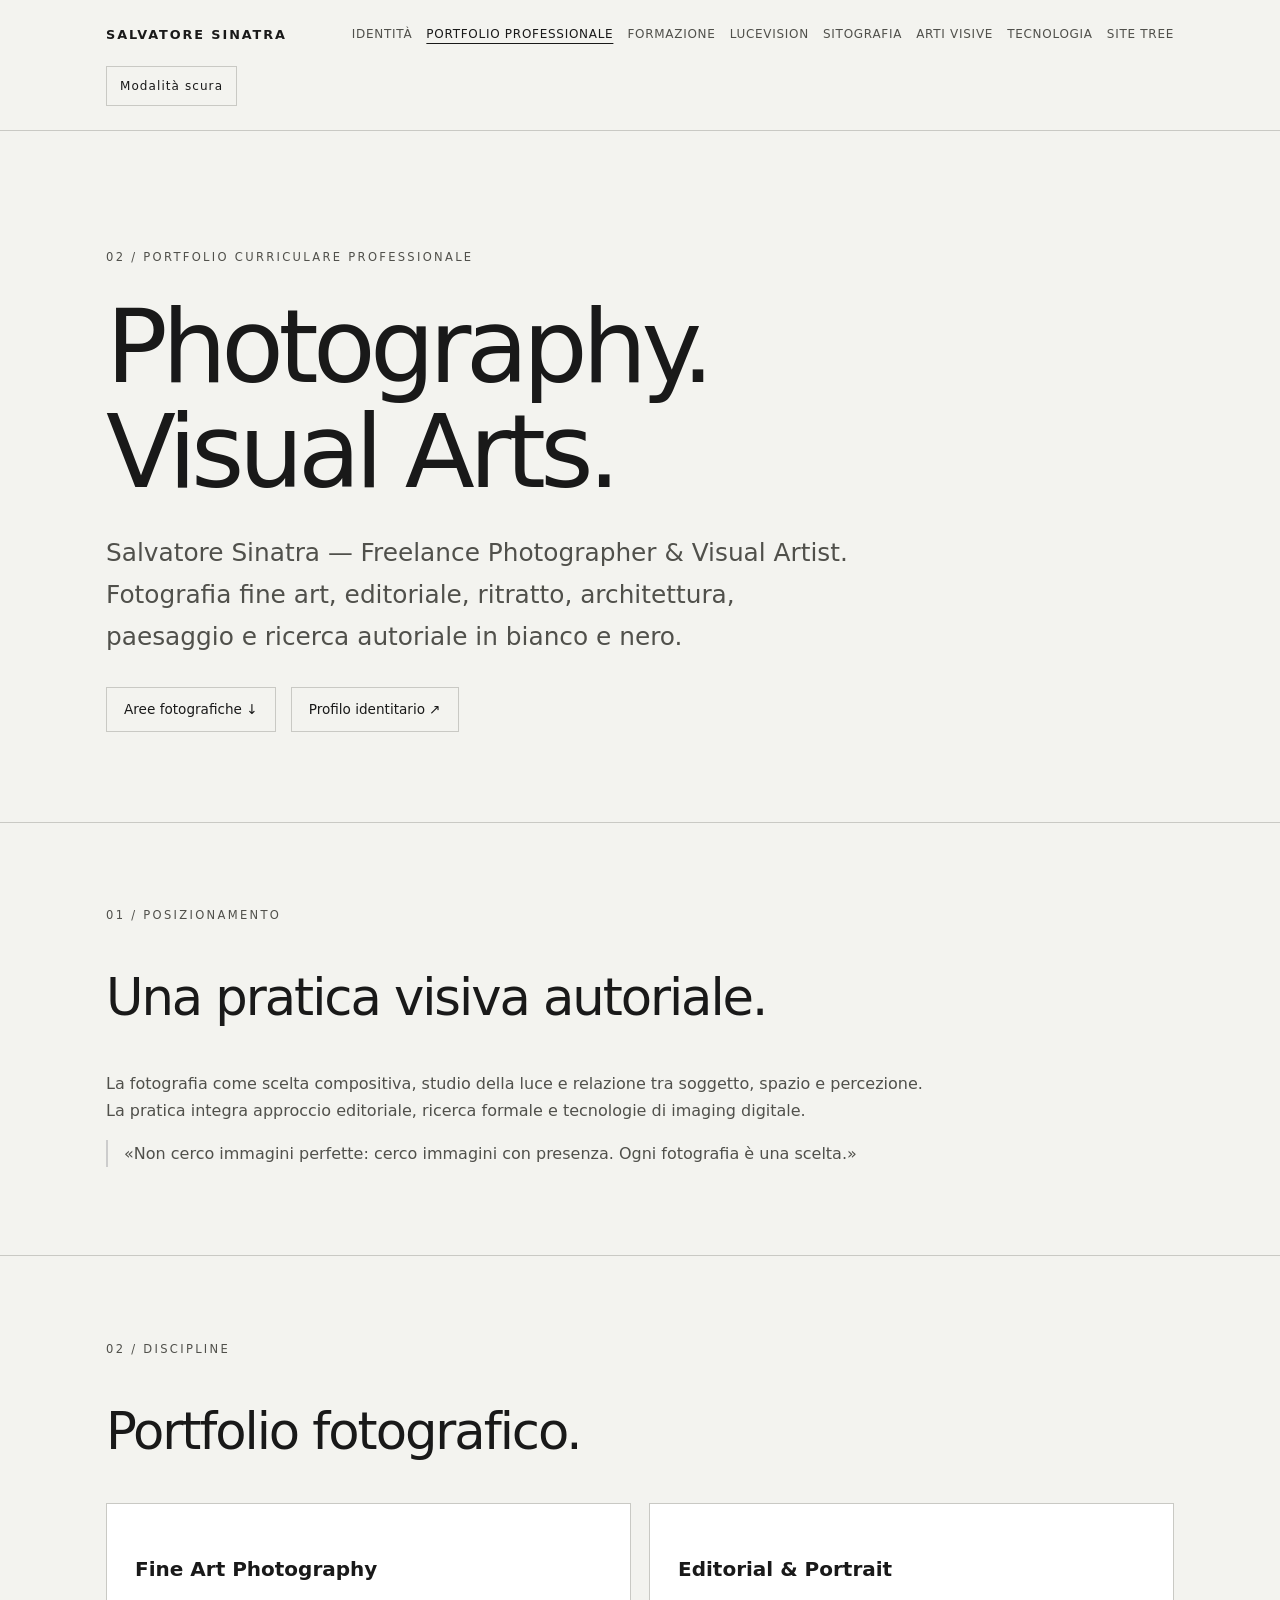
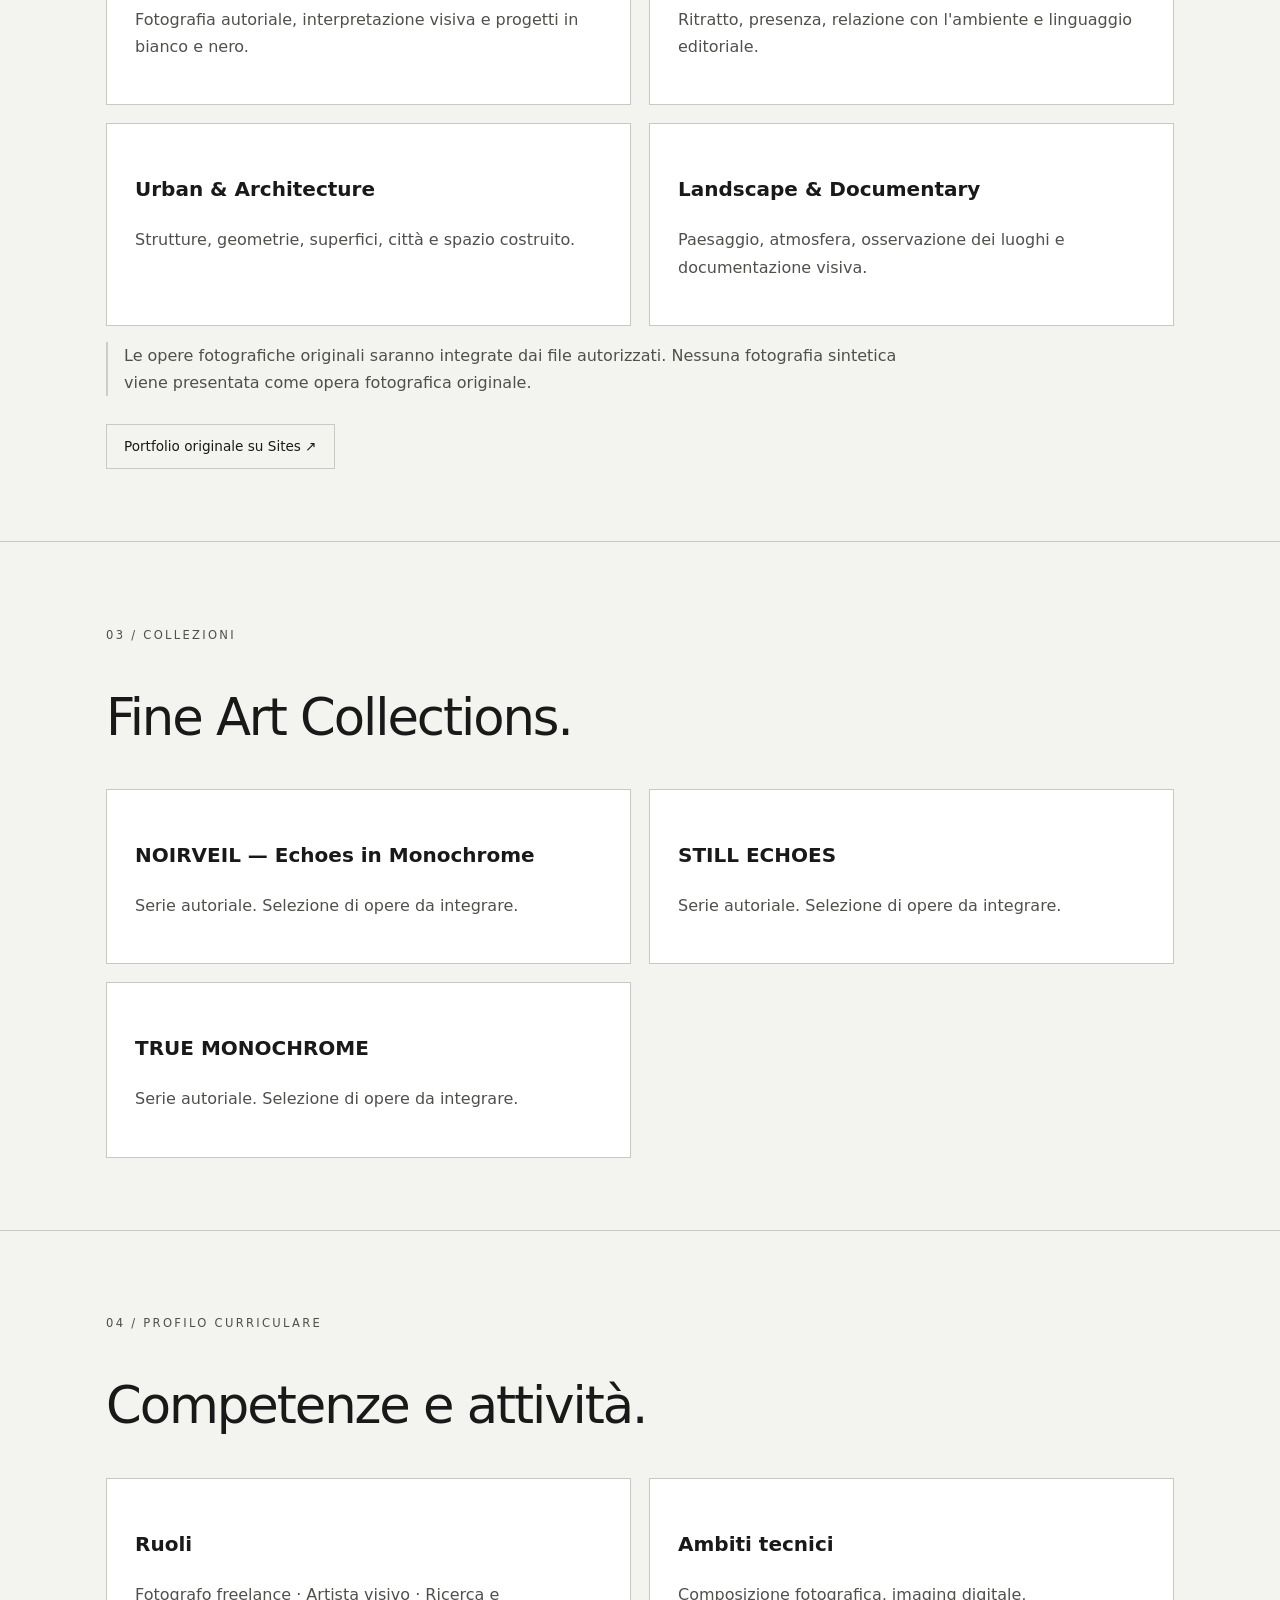
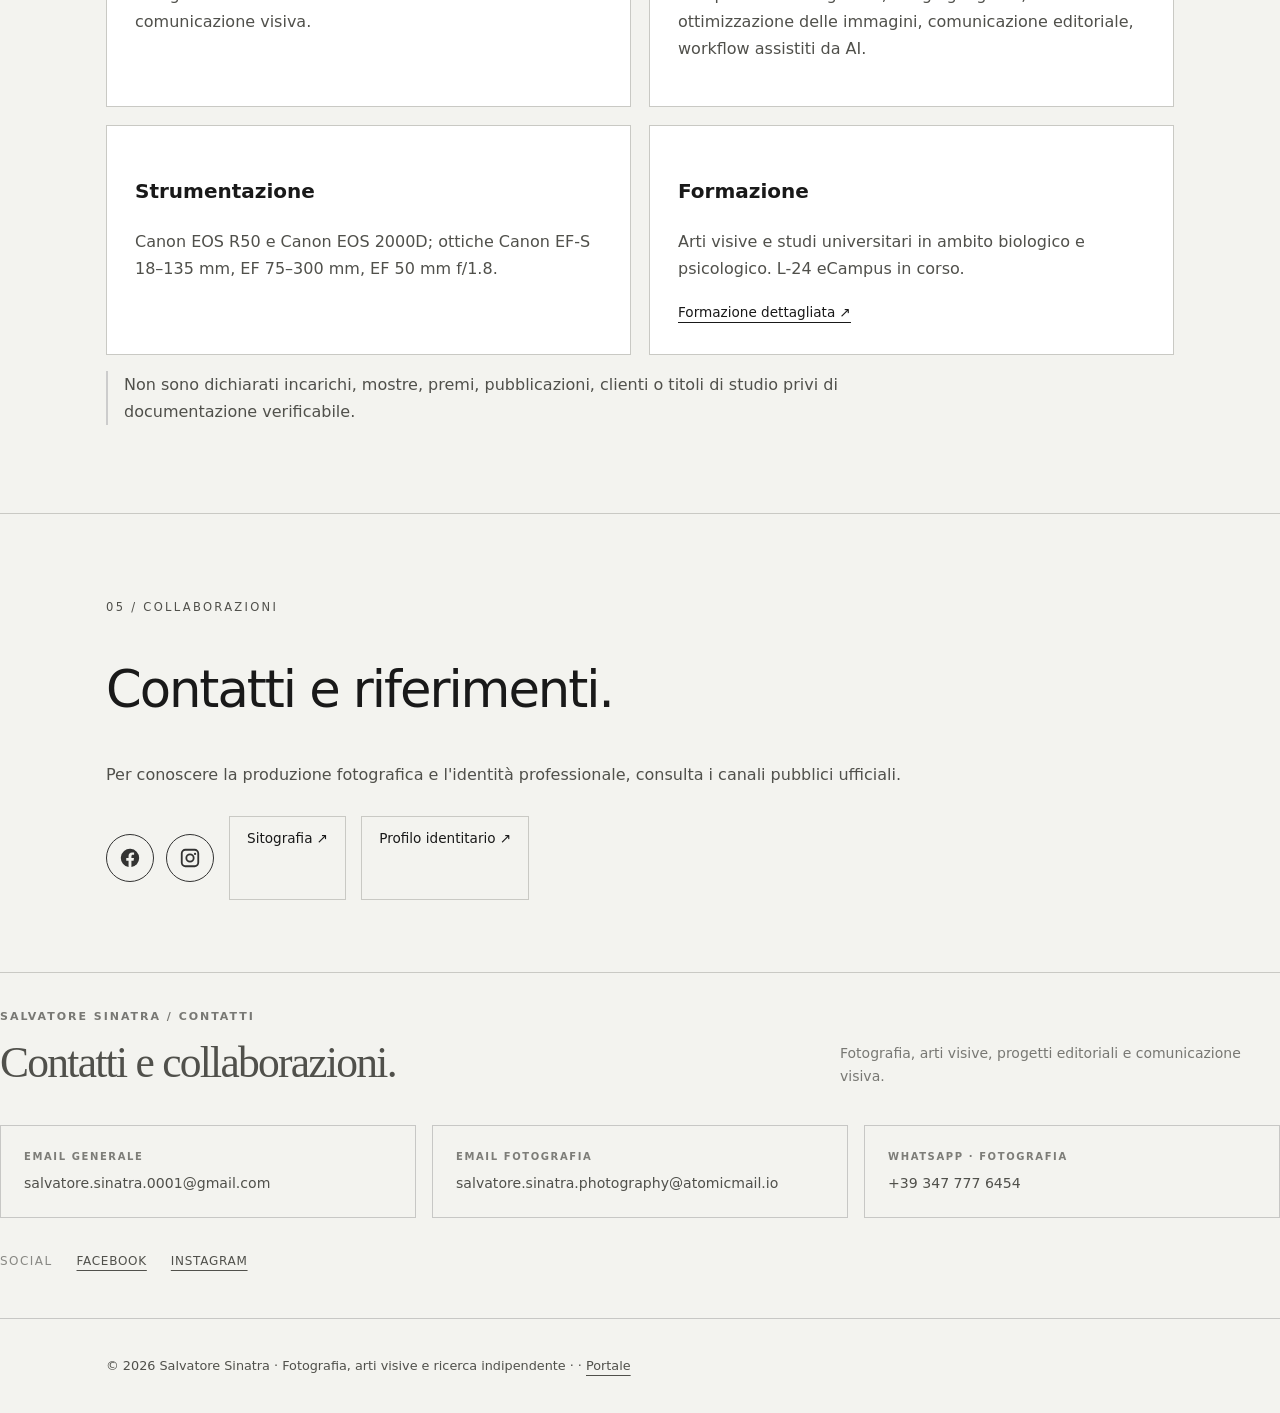
<file: docs/professional/index.html>
<!doctype html><html lang="it"><head><meta charset="utf-8"><meta name="viewport" content="width=device-width,initial-scale=1"><meta name="theme-color" content="#090909"><meta name="robots" content="index,follow"><link rel="canonical" href="https://salvatoresinatra0001-ux.github.io/salvatore-sinatra-web/professional/"><meta property="og:url" content="https://salvatoresinatra0001-ux.github.io/salvatore-sinatra-web/professional/"><meta name="description" content="Portfolio professionale di Salvatore Sinatra: fotografia fine art, editoriale, ritratto, bianco e nero, architettura e paesaggio. Artista visivo in Sicilia."><meta property="og:type" content="website"><meta property="og:title" content="Salvatore Sinatra | Fotografo Fine Art ed Editoriale"><meta property="og:description" content="Portfolio professionale di Salvatore Sinatra: fotografia fine art, editoriale, ritratto, bianco e nero, architettura e paesaggio. Artista visivo in Sicilia."><title>Salvatore Sinatra | Fotografo Fine Art ed Editoriale</title><link rel="stylesheet" href="../assets/portfolio-system.css"><link rel="stylesheet" href="../assets/identity-v2.css"><script src="../assets/identity-v2.js" defer></script><meta name="author" content="Salvatore Sinatra"><meta name="referrer" content="strict-origin-when-cross-origin"><meta property="og:locale" content="it_IT"><meta property="og:site_name" content="Salvatore Sinatra"><meta name="twitter:card" content="summary"><meta name="twitter:title" content="Salvatore Sinatra | Fotografo Fine Art ed Editoriale"><meta name="twitter:description" content="Portfolio professionale di Salvatore Sinatra: fotografia fine art, editoriale, ritratto, bianco e nero, architettura e paesaggio. Artista visivo in Sicilia."><script type="application/ld+json">{"@context":"https://schema.org","@graph":[{"@type":"Person","@id":"https://salvatoresinatra0001-ux.github.io/salvatore-sinatra-web/#salvatore-sinatra","name":"Salvatore Sinatra","url":"https://salvatoresinatra0001-ux.github.io/salvatore-sinatra-web/","jobTitle":["Freelance Photographer","Visual Artist"],"description":"Fotografo freelance e artista visivo con base a Caltagirone, Sicilia. Studente universitario L-24 in Scienze e Tecniche Psicologiche.","homeLocation":{"@type":"Place","name":"Caltagirone, Sicilia, Italia"},"knowsAbout":["Fine Art Photography","Editorial Photography","Black and White Photography","Portrait Photography","Visual Arts","Visual Communication"],"sameAs":["https://www.instagram.com/salvatoresinatraofficial/","https://github.com/salvatoresinatra0001-ux"]},{"@type":"ProfilePage","@id":"https://salvatoresinatra0001-ux.github.io/salvatore-sinatra-web/professional/#webpage","url":"https://salvatoresinatra0001-ux.github.io/salvatore-sinatra-web/professional/","name":"Salvatore Sinatra | Fotografo Fine Art ed Editoriale","description":"Portfolio professionale di Salvatore Sinatra: fotografia fine art, editoriale, ritratto, bianco e nero, architettura e paesaggio. Artista visivo in Sicilia.","inLanguage":"it-IT","about":{"@id":"https://salvatoresinatra0001-ux.github.io/salvatore-sinatra-web/#salvatore-sinatra"},"isPartOf":{"@id":"https://salvatoresinatra0001-ux.github.io/salvatore-sinatra-web/#website"}},{"@type":"BreadcrumbList","@id":"https://salvatoresinatra0001-ux.github.io/salvatore-sinatra-web/professional/#breadcrumb","itemListElement":[{"@type":"ListItem","position":1,"name":"Home","item":"https://salvatoresinatra0001-ux.github.io/salvatore-sinatra-web/"},{"@type":"ListItem","position":2,"name":"Portfolio professionale","item":"https://salvatoresinatra0001-ux.github.io/salvatore-sinatra-web/professional/"}]}]}</script><link rel="icon" type="image/svg+xml" href="../favicon.svg"><link rel="stylesheet" href="../assets/ss-contact-footer.css"></head><body><a class="skip" href="#main">Vai al contenuto</a><header class="top"><div class="container"><a class="brand" href="../">Salvatore Sinatra</a><nav aria-label="Navigazione principale"><a href="../identity/">Identità</a><a href="../professional/" aria-current="page">Portfolio professionale</a><a href="../academic/">Formazione</a><a href="../lucevision/">LuceVision</a><a href="../identity-atlas/">Sitografia</a><a href="../visual-arts/">Arti visive</a><a href="../creative-technology/">Tecnologia</a><a href="../site-tree/">Site Tree</a></nav><button type="button" class="theme-toggle" data-identity-theme-toggle aria-pressed="false">Modalità chiara</button></div></header><main id="main"><section class="hero"><div class="container"><p class="eyebrow">02 / Portfolio curriculare professionale</p><h1>Photography.<br>Visual Arts.</h1><p class="lead">Salvatore Sinatra — Freelance Photographer & Visual Artist. Fotografia fine art, editoriale, ritratto, architettura, paesaggio e ricerca autoriale in bianco e nero.</p><div class="links"><a href="#portfolio">Aree fotografiche ↓</a><a href="../identity/">Profilo identitario ↗</a></div></div></section><section class="section"><div class="container"><p class="eyebrow">01 / Posizionamento</p><h2>Una pratica visiva autoriale.</h2><p>La fotografia come scelta compositiva, studio della luce e relazione tra soggetto, spazio e percezione. La pratica integra approccio editoriale, ricerca formale e tecnologie di imaging digitale.</p><p class="notice">«Non cerco immagini perfette: cerco immagini con presenza. Ogni fotografia è una scelta.»</p></div></section><section class="section" id="portfolio"><div class="container"><p class="eyebrow">02 / Discipline</p><h2>Portfolio fotografico.</h2><div class="grid"><article class="card"><h3>Fine Art Photography</h3><p>Fotografia autoriale, interpretazione visiva e progetti in bianco e nero.</p></article><article class="card"><h3>Editorial & Portrait</h3><p>Ritratto, presenza, relazione con l'ambiente e linguaggio editoriale.</p></article><article class="card"><h3>Urban & Architecture</h3><p>Strutture, geometrie, superfici, città e spazio costruito.</p></article><article class="card"><h3>Landscape & Documentary</h3><p>Paesaggio, atmosfera, osservazione dei luoghi e documentazione visiva.</p></article></div><p class="notice">Le opere fotografiche originali saranno integrate dai file autorizzati. Nessuna fotografia sintetica viene presentata come opera fotografica originale.</p><div class="links"><a href="https://salvatore-sinatra.free-trail-0346.chatgpt.site">Portfolio originale su Sites ↗</a></div></div></section><section class="section"><div class="container"><p class="eyebrow">03 / Collezioni</p><h2>Fine Art Collections.</h2><div class="grid"><article class="card"><h3>NOIRVEIL — Echoes in Monochrome</h3><p>Serie autoriale. Selezione di opere da integrare.</p></article><article class="card"><h3>STILL ECHOES</h3><p>Serie autoriale. Selezione di opere da integrare.</p></article><article class="card"><h3>TRUE MONOCHROME</h3><p>Serie autoriale. Selezione di opere da integrare.</p></article></div></div></section><section class="section"><div class="container"><p class="eyebrow">04 / Profilo curriculare</p><h2>Competenze e attività.</h2><div class="grid"><article class="card"><h3>Ruoli</h3><p>Fotografo freelance · Artista visivo · Ricerca e comunicazione visiva.</p></article><article class="card"><h3>Ambiti tecnici</h3><p>Composizione fotografica, imaging digitale, ottimizzazione delle immagini, comunicazione editoriale, workflow assistiti da AI.</p></article><article class="card"><h3>Strumentazione</h3><p>Canon EOS R50 e Canon EOS 2000D; ottiche Canon EF-S 18–135 mm, EF 75–300 mm, EF 50 mm f/1.8.</p></article><article class="card"><h3>Formazione</h3><p>Arti visive e studi universitari in ambito biologico e psicologico. L-24 eCampus in corso.</p><a href="../academic/">Formazione dettagliata ↗</a></article></div><p class="notice">Non sono dichiarati incarichi, mostre, premi, pubblicazioni, clienti o titoli di studio privi di documentazione verificabile.</p></div></section><section class="section"><div class="container"><p class="eyebrow">05 / Collaborazioni</p><h2>Contatti e riferimenti.</h2><p>Per conoscere la produzione fotografica e l'identità professionale, consulta i canali pubblici ufficiali.</p><div class="links"><official-social-links></official-social-links><a href="../identity-atlas/">Sitografia ↗</a><a href="../identity/">Profilo identitario ↗</a></div></div></section></main><footer class="foot"><section id="contatti-unificati" class="ss-contact-footer" aria-labelledby="ss-contact-footer-title">
<div class="ss-contact-footer__head"><div><span class="ss-contact-footer__kicker">SALVATORE SINATRA / CONTATTI</span><h2 id="ss-contact-footer-title">Contatti e collaborazioni.</h2></div><p>Fotografia, arti visive, progetti editoriali e comunicazione visiva.</p></div>
<div class="ss-contact-footer__grid">
<a class="ss-contact-footer__item" href="mailto:salvatore.sinatra.0001@gmail.com"><span class="ss-contact-footer__label">Email generale</span><span class="ss-contact-footer__value">salvatore.sinatra.0001@gmail.com</span></a>
<a class="ss-contact-footer__item" href="mailto:salvatore.sinatra.photography@atomicmail.io"><span class="ss-contact-footer__label">Email fotografia</span><span class="ss-contact-footer__value">salvatore.sinatra.photography@atomicmail.io</span></a>
<a class="ss-contact-footer__item" href="https://wa.me/393477776454" target="_blank" rel="noopener noreferrer"><span class="ss-contact-footer__label">WhatsApp · fotografia</span><span class="ss-contact-footer__value">+39 347 777 6454</span></a>
</div><nav class="ss-contact-footer__social" aria-label="Profili social ufficiali"><span class="ss-contact-footer__social-label">Social</span><a href="https://www.facebook.com/profile.php?id=61594648539977" target="_blank" rel="noopener noreferrer">Facebook</a><a href="https://www.instagram.com/salvatoresinatraofficial/" target="_blank" rel="noopener noreferrer">Instagram</a></nav></section><div class="container">© 2026 Salvatore Sinatra · Fotografia, arti visive e ricerca indipendente ·  · <a href="../">Portale</a></div></footer><script src="../assets/official-social-links.js" defer></script></body></html>
</file>
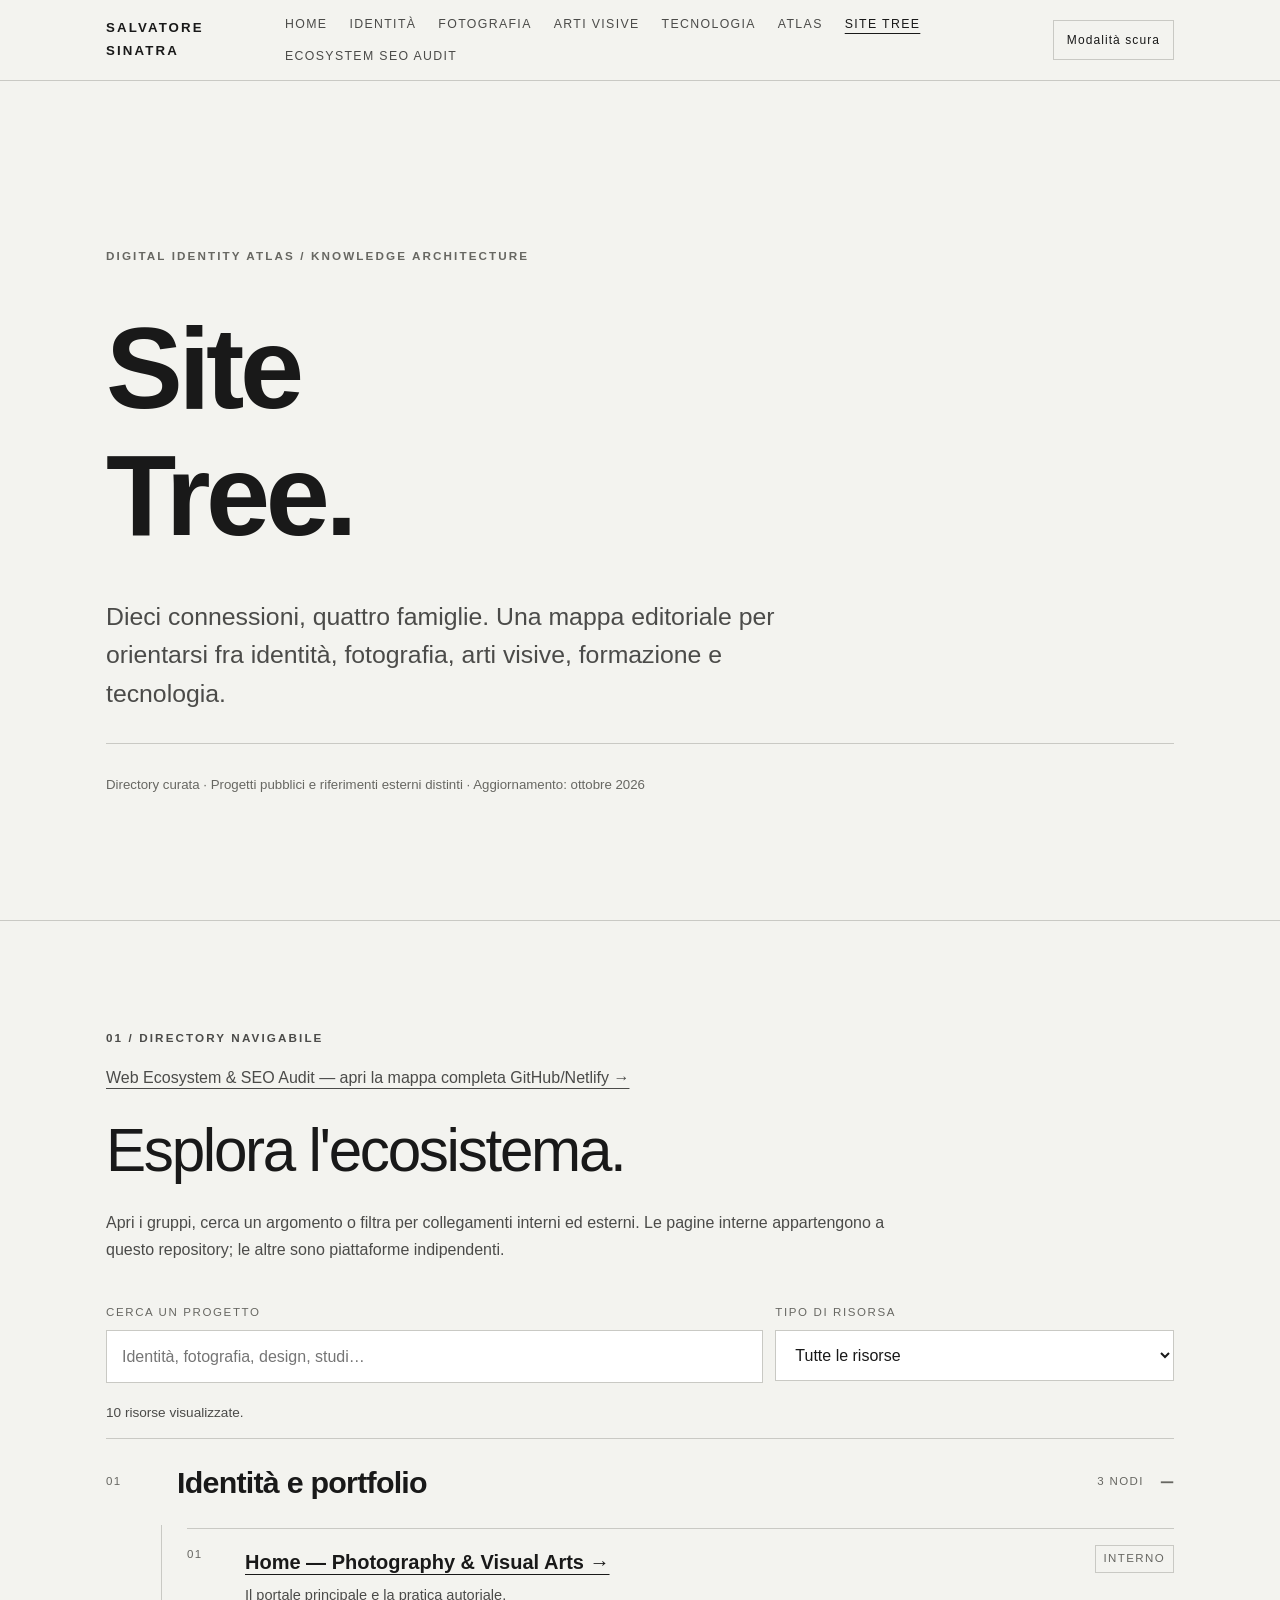
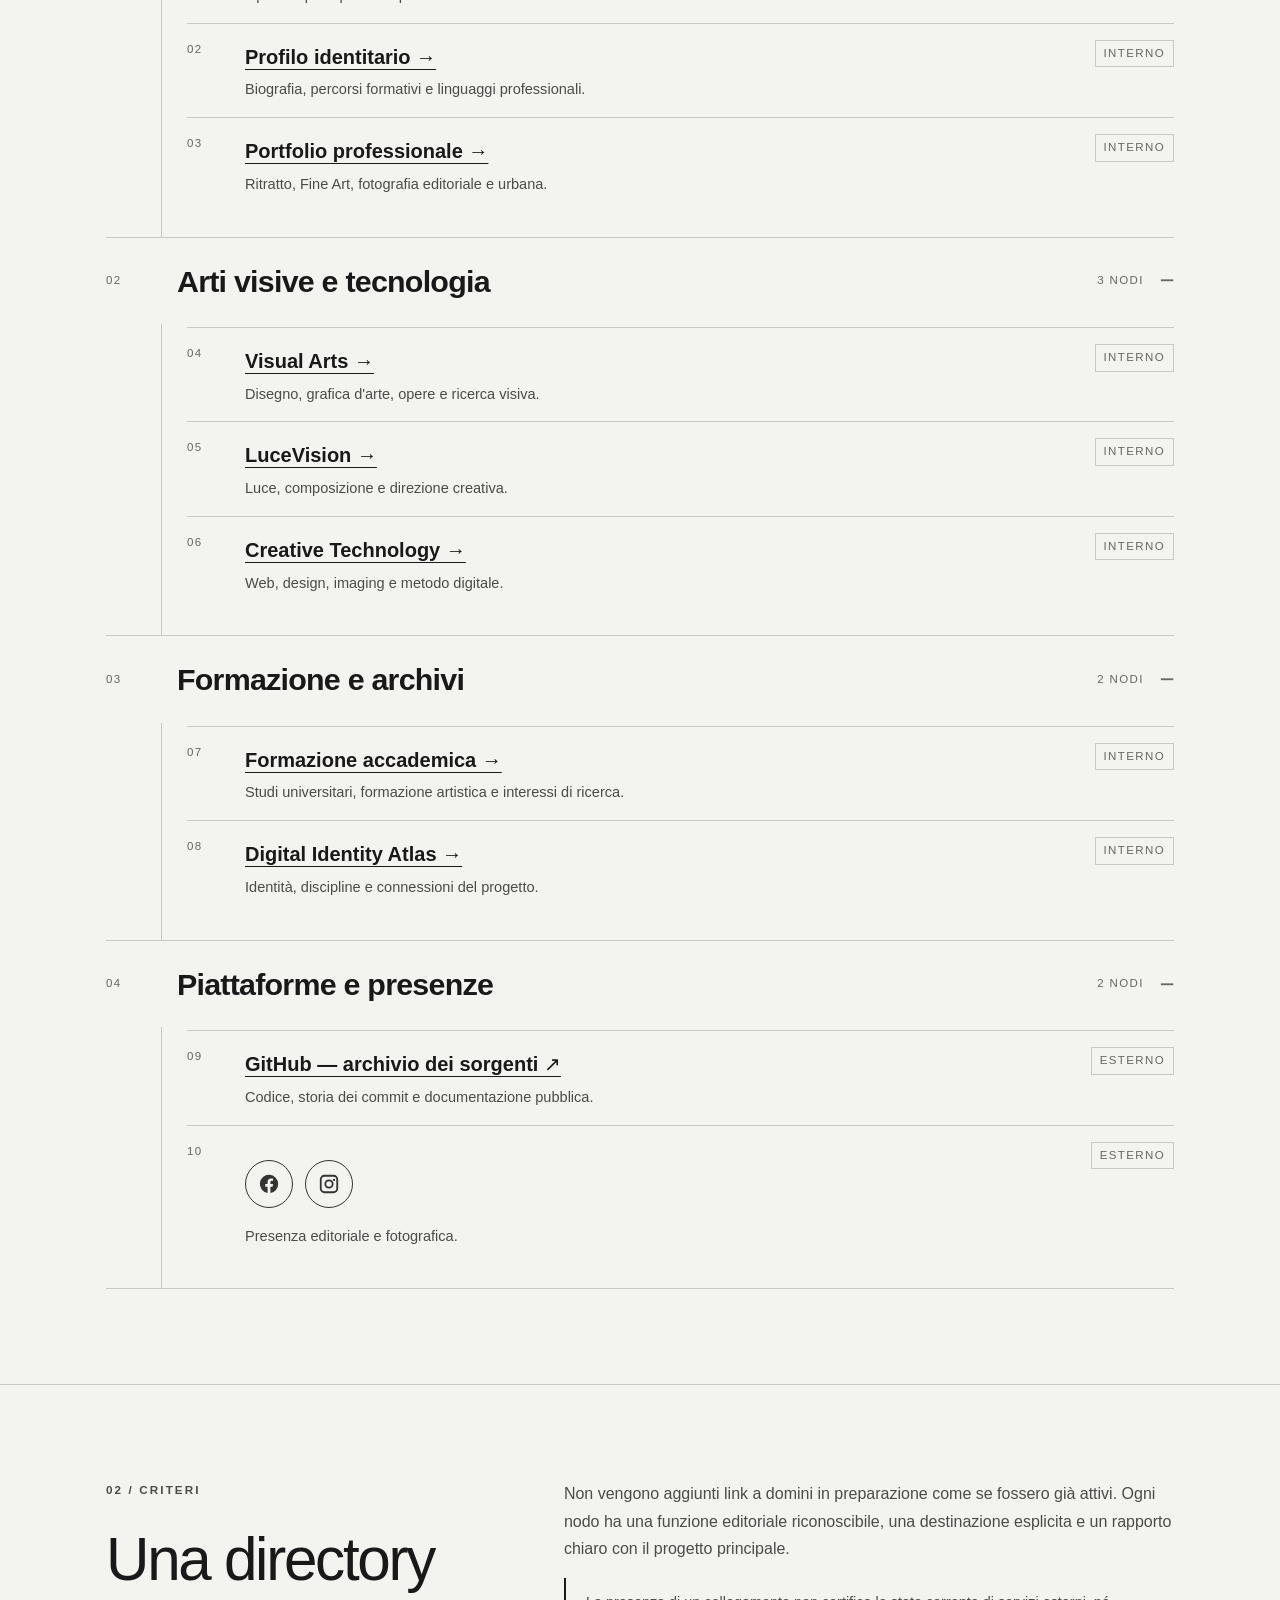
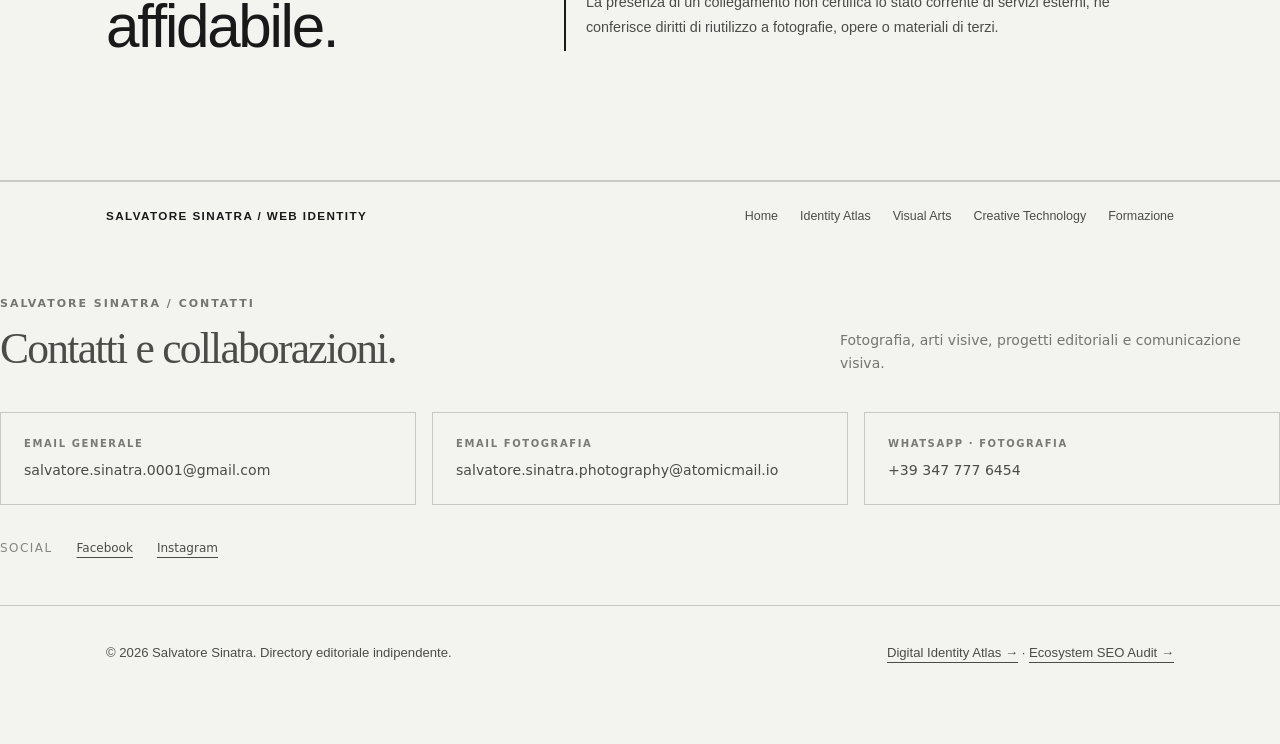
<file: docs/site-tree/index.html>
<!doctype html><html lang="it"><head>
<meta charset="utf-8"><meta name="viewport" content="width=device-width,initial-scale=1">
<title>Site Tree — Mappa dell'identità digitale | Salvatore Sinatra</title>
<meta name="description" content="Site Tree: directory navigabile, filtrabile e organizzata dei progetti pubblici di Salvatore Sinatra, tra fotografia, arti visive, identità, studi e tecnologia.">
<meta name="theme-color" content="#080808"><meta name="author" content="Salvatore Sinatra">
<link rel="icon" type="image/svg+xml" href="../favicon.svg">
<link rel="stylesheet" href="../assets/style.css">
<link rel="stylesheet" href="../assets/identity-v2.css">
<script src="../assets/identity-v2.js" defer></script>
<style>
.tree-tools{display:flex;gap:12px;align-items:stretch;flex-wrap:wrap;margin:40px 0 18px}
.tree-tools label{display:block;font-size:.72rem;letter-spacing:.14em;text-transform:uppercase;color:var(--soft);margin-bottom:7px}
.tree-tools>div:first-child{flex:2 1 260px}.tree-tools>div:last-child{flex:1 1 200px}
.tree-input{width:100%;border:1px solid var(--line);background:var(--panel);color:var(--fg);font:inherit;padding:12px 15px;min-height:51px;border-radius:0}
.tree-input:focus-visible{outline:2px solid var(--fg);outline-offset:3px}
.tree-group{border-top:1px solid var(--line)}
.tree-group:last-child{border-bottom:1px solid var(--line)}
.tree-group summary{list-style:none;cursor:pointer;display:grid;align-items:center;grid-template-columns:55px minmax(0,1fr) auto;gap:16px;padding:25px 0;font-size:clamp(1.15rem,2.8vw,1.9rem);font-weight:550;line-height:1.2;letter-spacing:-.025em}
.tree-group summary::-webkit-details-marker{display:none}
.tree-group summary::after{content:"+";font-weight:300;color:var(--soft);grid-column:4;font-size:1.6rem}
.tree-group[open] summary::after{content:"−"}
.tree-group summary:focus-visible{outline:2px solid var(--fg);outline-offset:4px}
.group-number,.group-count,.tree-number,.tree-kind{font-size:.72rem;letter-spacing:.12em;text-transform:uppercase;color:var(--soft);font-weight:500}
.group-count{white-space:nowrap}
.tree-children{margin-left:55px;padding:3px 0 25px 25px;border-left:1px solid var(--line)}
.tree-node{display:grid;grid-template-columns:38px minmax(0,1fr) auto;gap:20px;padding:16px 0;border-top:1px solid var(--line);align-items:start}
.tree-node a{font-size:clamp(1rem,2vw,1.25rem);font-weight:550;text-decoration-thickness:1px}
.tree-node p{margin:.35rem 0 0;color:var(--mute);font-size:.91rem;line-height:1.5}
.tree-kind{border:1px solid var(--line);padding:3px 8px}
.tree-node[hidden],.tree-group[hidden]{display:none}
.tree-count{font-size:.85rem;color:var(--mute)}
.tree-empty{padding:24px 0;color:var(--mute)}.tree-empty[hidden]{display:none}
@media(max-width:650px){.tree-group summary{grid-template-columns:28px 1fr auto;gap:10px}.tree-group summary::after{grid-column:3;grid-row:1}.group-count{display:none}.tree-children{margin-left:13px;padding-left:13px}.tree-node{grid-template-columns:26px 1fr;gap:12px}.tree-kind{grid-column:2;width:max-content}}
</style>  <link rel="canonical" href="https://salvatoresinatra0001-ux.github.io/salvatore-sinatra-web/site-tree/">
  <meta property="og:type" content="website">
  <meta property="og:locale" content="it_IT">
  <meta property="og:site_name" content="Salvatore Sinatra">
  <meta property="og:title" content="Site Tree — Mappa dell'identità digitale | Salvatore Sinatra">
  <meta property="og:description" content="Site Tree: directory navigabile, filtrabile e organizzata dei progetti pubblici di Salvatore Sinatra, tra fotografia, arti visive, identità, studi e tecnologia.">
  <meta property="og:url" content="https://salvatoresinatra0001-ux.github.io/salvatore-sinatra-web/site-tree/">
  <meta name="twitter:card" content="summary">
  <meta name="twitter:title" content="Site Tree — Mappa dell'identità digitale | Salvatore Sinatra">
  <meta name="twitter:description" content="Site Tree: directory navigabile, filtrabile e organizzata dei progetti pubblici di Salvatore Sinatra, tra fotografia, arti visive, identità, studi e tecnologia.">
  <script type="application/ld+json">{"@context":"https://schema.org","@type":"WebPage","name":"Site Tree — Mappa dell'identità digitale | Salvatore Sinatra","url":"https://salvatoresinatra0001-ux.github.io/salvatore-sinatra-web/site-tree/","description":"Site Tree: directory navigabile, filtrabile e organizzata dei progetti pubblici di Salvatore Sinatra, tra fotografia, arti visive, identità, studi e tecnologia.","inLanguage":"it-IT","isPartOf":{"@type":"WebSite","name":"Salvatore Sinatra","url":"https://salvatoresinatra0001-ux.github.io/salvatore-sinatra-web/"}}</script>
<link rel="stylesheet" href="../assets/ss-contact-footer.css"></head><body><a class="skip" href="#contenuto">Vai al contenuto</a>
<header class="site-header"><div class="wrap bar"><a class="wordmark" href="../">Salvatore Sinatra</a>
<nav class="nav" aria-label="Navigazione principale">
<a href="../">Home</a><a href="../identity/">Identità</a><a href="../professional/">Fotografia</a>
<a href="../visual-arts/">Arti visive</a><a href="../creative-technology/">Tecnologia</a>
<a href="../identity-atlas/">Atlas</a><a href="../site-tree/" aria-current="page">Site Tree</a><a href="ecosystem-seo-audit.html">Ecosystem SEO Audit</a>
</nav><button type="button" class="theme-toggle" data-identity-theme-toggle aria-pressed="false">Modalità chiara</button></div></header>
<main id="contenuto"><section class="hero"><div class="wrap"><p class="identity-eyebrow">Digital Identity Atlas / Knowledge architecture</p>
<h1>Site<br>Tree.</h1><p class="lead">Dieci connessioni, quattro famiglie. Una mappa editoriale per orientarsi fra identità, fotografia, arti visive, formazione e tecnologia.</p>
<div class="identity-rule"></div><p class="mini">Directory curata · Progetti pubblici e riferimenti esterni distinti · Aggiornamento: ottobre 2026</p>
</div></section>
<section class="section" id="directory"><div class="wrap"><p class="identity-eyebrow">01 / Directory navigabile</p><p><a href="ecosystem-seo-audit.html">Web Ecosystem &amp; SEO Audit — apri la mappa completa GitHub/Netlify →</a></p>
<h2>Esplora l'ecosistema.</h2><p>Apri i gruppi, cerca un argomento o filtra per collegamenti interni ed esterni. Le pagine interne appartengono a questo repository; le altre sono piattaforme indipendenti.</p>
<div class="tree-tools"><div><label for="tree-search">Cerca un progetto</label><input id="tree-search" class="tree-input" type="search" autocomplete="off" placeholder="Identità, fotografia, design, studi…"></div>
<div><label for="tree-scope">Tipo di risorsa</label><select id="tree-scope" class="tree-input"><option value="tutti">Tutte le risorse</option><option value="interno">Solo pagine interne</option><option value="esterno">Solo link esterni</option></select></div></div>
<p class="tree-count" id="tree-count" role="status" aria-live="polite">10 risorse visualizzate.</p>
<div id="tree"><details class="tree-group" open data-group><summary><span class="group-number">01</span><span>Identità e portfolio</span><span class="group-count">3 nodi</span></summary><div class="tree-children"><article class="tree-node" data-node data-scope="interno"><span class="tree-number">01</span><div><a href="../">Home — Photography & Visual Arts →</a><p>Il portale principale e la pratica autoriale.</p></div><span class="tree-kind">interno</span></article><article class="tree-node" data-node data-scope="interno"><span class="tree-number">02</span><div><a href="../identity/">Profilo identitario →</a><p>Biografia, percorsi formativi e linguaggi professionali.</p></div><span class="tree-kind">interno</span></article><article class="tree-node" data-node data-scope="interno"><span class="tree-number">03</span><div><a href="../professional/">Portfolio professionale →</a><p>Ritratto, Fine Art, fotografia editoriale e urbana.</p></div><span class="tree-kind">interno</span></article></div></details><details class="tree-group" open data-group><summary><span class="group-number">02</span><span>Arti visive e tecnologia</span><span class="group-count">3 nodi</span></summary><div class="tree-children"><article class="tree-node" data-node data-scope="interno"><span class="tree-number">04</span><div><a href="../visual-arts/">Visual Arts →</a><p>Disegno, grafica d'arte, opere e ricerca visiva.</p></div><span class="tree-kind">interno</span></article><article class="tree-node" data-node data-scope="interno"><span class="tree-number">05</span><div><a href="../lucevision/">LuceVision →</a><p>Luce, composizione e direzione creativa.</p></div><span class="tree-kind">interno</span></article><article class="tree-node" data-node data-scope="interno"><span class="tree-number">06</span><div><a href="../creative-technology/">Creative Technology →</a><p>Web, design, imaging e metodo digitale.</p></div><span class="tree-kind">interno</span></article></div></details><details class="tree-group" open data-group><summary><span class="group-number">03</span><span>Formazione e archivi</span><span class="group-count">2 nodi</span></summary><div class="tree-children"><article class="tree-node" data-node data-scope="interno"><span class="tree-number">07</span><div><a href="../academic/">Formazione accademica →</a><p>Studi universitari, formazione artistica e interessi di ricerca.</p></div><span class="tree-kind">interno</span></article><article class="tree-node" data-node data-scope="interno"><span class="tree-number">08</span><div><a href="../identity-atlas/">Digital Identity Atlas →</a><p>Identità, discipline e connessioni del progetto.</p></div><span class="tree-kind">interno</span></article></div></details><details class="tree-group" open data-group><summary><span class="group-number">04</span><span>Piattaforme e presenze</span><span class="group-count">2 nodi</span></summary><div class="tree-children"><article class="tree-node" data-node data-scope="esterno"><span class="tree-number">09</span><div><a href="https://github.com/salvatoresinatra0001-ux/salvatore-sinatra-web" target="_blank" rel="noopener noreferrer">GitHub — archivio dei sorgenti ↗</a><p>Codice, storia dei commit e documentazione pubblica.</p></div><span class="tree-kind">esterno</span></article><article class="tree-node" data-node data-scope="esterno"><span class="tree-number">10</span><div><official-social-links></official-social-links><p>Presenza editoriale e fotografica.</p></div><span class="tree-kind">esterno</span></article></div></details></div><p class="tree-empty" id="tree-empty" hidden>Nessun risultato: prova un termine diverso o cambia il filtro.</p>
</div></section>
<section class="section"><div class="wrap identity-split"><div><p class="identity-eyebrow">02 / Criteri</p><h2>Una directory<br>affidabile.</h2></div><div><p>Non vengono aggiunti link a domini in preparazione come se fossero già attivi. Ogni nodo ha una funzione editoriale riconoscibile, una destinazione esplicita e un rapporto chiaro con il progetto principale.</p><p class="identity-notice">La presenza di un collegamento non certifica lo stato corrente di servizi esterni, né conferisce diritti di riutilizzo a fotografie, opere o materiali di terzi.</p></div></div></section></main>
<div class="global-explore"><nav class="wrap global-explore-inner" aria-label="Altre sezioni"><strong>Salvatore Sinatra / Web Identity</strong><a href="../">Home</a><a href="../identity-atlas/">Identity Atlas</a><a href="../visual-arts/">Visual Arts</a><a href="../creative-technology/">Creative Technology</a><a href="../academic/">Formazione</a></nav></div>
<footer class="footer"><section id="contatti-unificati" class="ss-contact-footer" aria-labelledby="ss-contact-footer-title">
<div class="ss-contact-footer__head"><div><span class="ss-contact-footer__kicker">SALVATORE SINATRA / CONTATTI</span><h2 id="ss-contact-footer-title">Contatti e collaborazioni.</h2></div><p>Fotografia, arti visive, progetti editoriali e comunicazione visiva.</p></div>
<div class="ss-contact-footer__grid">
<a class="ss-contact-footer__item" href="mailto:salvatore.sinatra.0001@gmail.com"><span class="ss-contact-footer__label">Email generale</span><span class="ss-contact-footer__value">salvatore.sinatra.0001@gmail.com</span></a>
<a class="ss-contact-footer__item" href="mailto:salvatore.sinatra.photography@atomicmail.io"><span class="ss-contact-footer__label">Email fotografia</span><span class="ss-contact-footer__value">salvatore.sinatra.photography@atomicmail.io</span></a>
<a class="ss-contact-footer__item" href="https://wa.me/393477776454" target="_blank" rel="noopener noreferrer"><span class="ss-contact-footer__label">WhatsApp · fotografia</span><span class="ss-contact-footer__value">+39 347 777 6454</span></a>
</div><nav class="ss-contact-footer__social" aria-label="Profili social ufficiali"><span class="ss-contact-footer__social-label">Social</span><a href="https://www.facebook.com/profile.php?id=61594648539977" target="_blank" rel="noopener noreferrer">Facebook</a><a href="https://www.instagram.com/salvatoresinatraofficial/" target="_blank" rel="noopener noreferrer">Instagram</a></nav></section><div class="wrap flex"><span>© 2026 Salvatore Sinatra. Directory editoriale indipendente.</span><div><a href="../identity-atlas/">Digital Identity Atlas →</a> · <a href="ecosystem-seo-audit.html">Ecosystem SEO Audit →</a></div></div></footer>
<script>
(()=>{'use strict';const input=document.getElementById('tree-search'),scope=document.getElementById('tree-scope'),nodes=[...document.querySelectorAll('[data-node]')],groups=[...document.querySelectorAll('[data-group]')],status=document.getElementById('tree-count'),empty=document.getElementById('tree-empty');
function run(){const term=input.value.trim().toLocaleLowerCase('it'),filter=scope.value;let shown=0;
for(const node of nodes){const match=(filter==='tutti'||node.dataset.scope===filter)&&node.textContent.toLocaleLowerCase('it').includes(term);node.hidden=!match;if(match)shown++;}
for(const group of groups){const visible=!!group.querySelector('[data-node]:not([hidden])');group.hidden=!visible;if(term||filter!=='tutti')group.open=visible;}
status.textContent=shown+' '+(shown===1?'risorsa visualizzata.':'risorse visualizzate.');empty.hidden=shown!==0;}
input.addEventListener('input',run);scope.addEventListener('change',run);run()})();
</script><script src="../assets/official-social-links.js" defer></script></body></html>
</file>
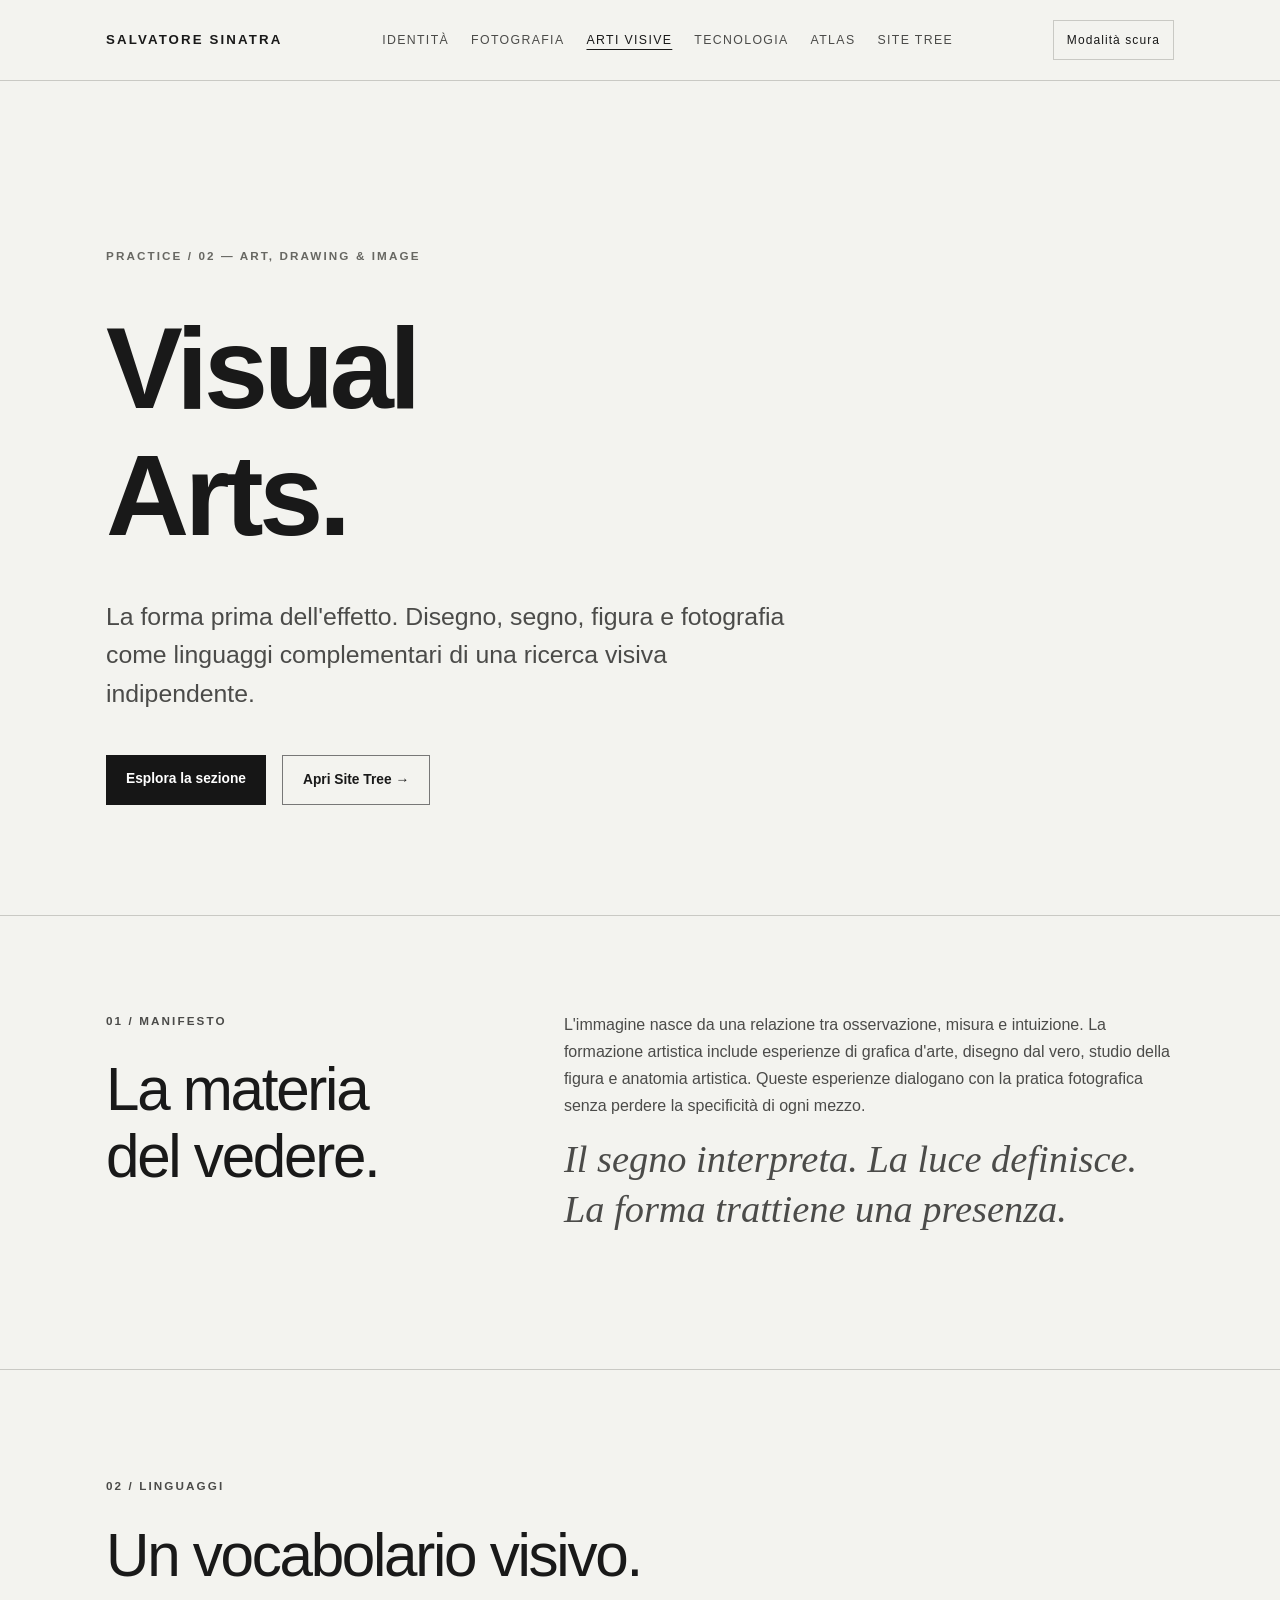
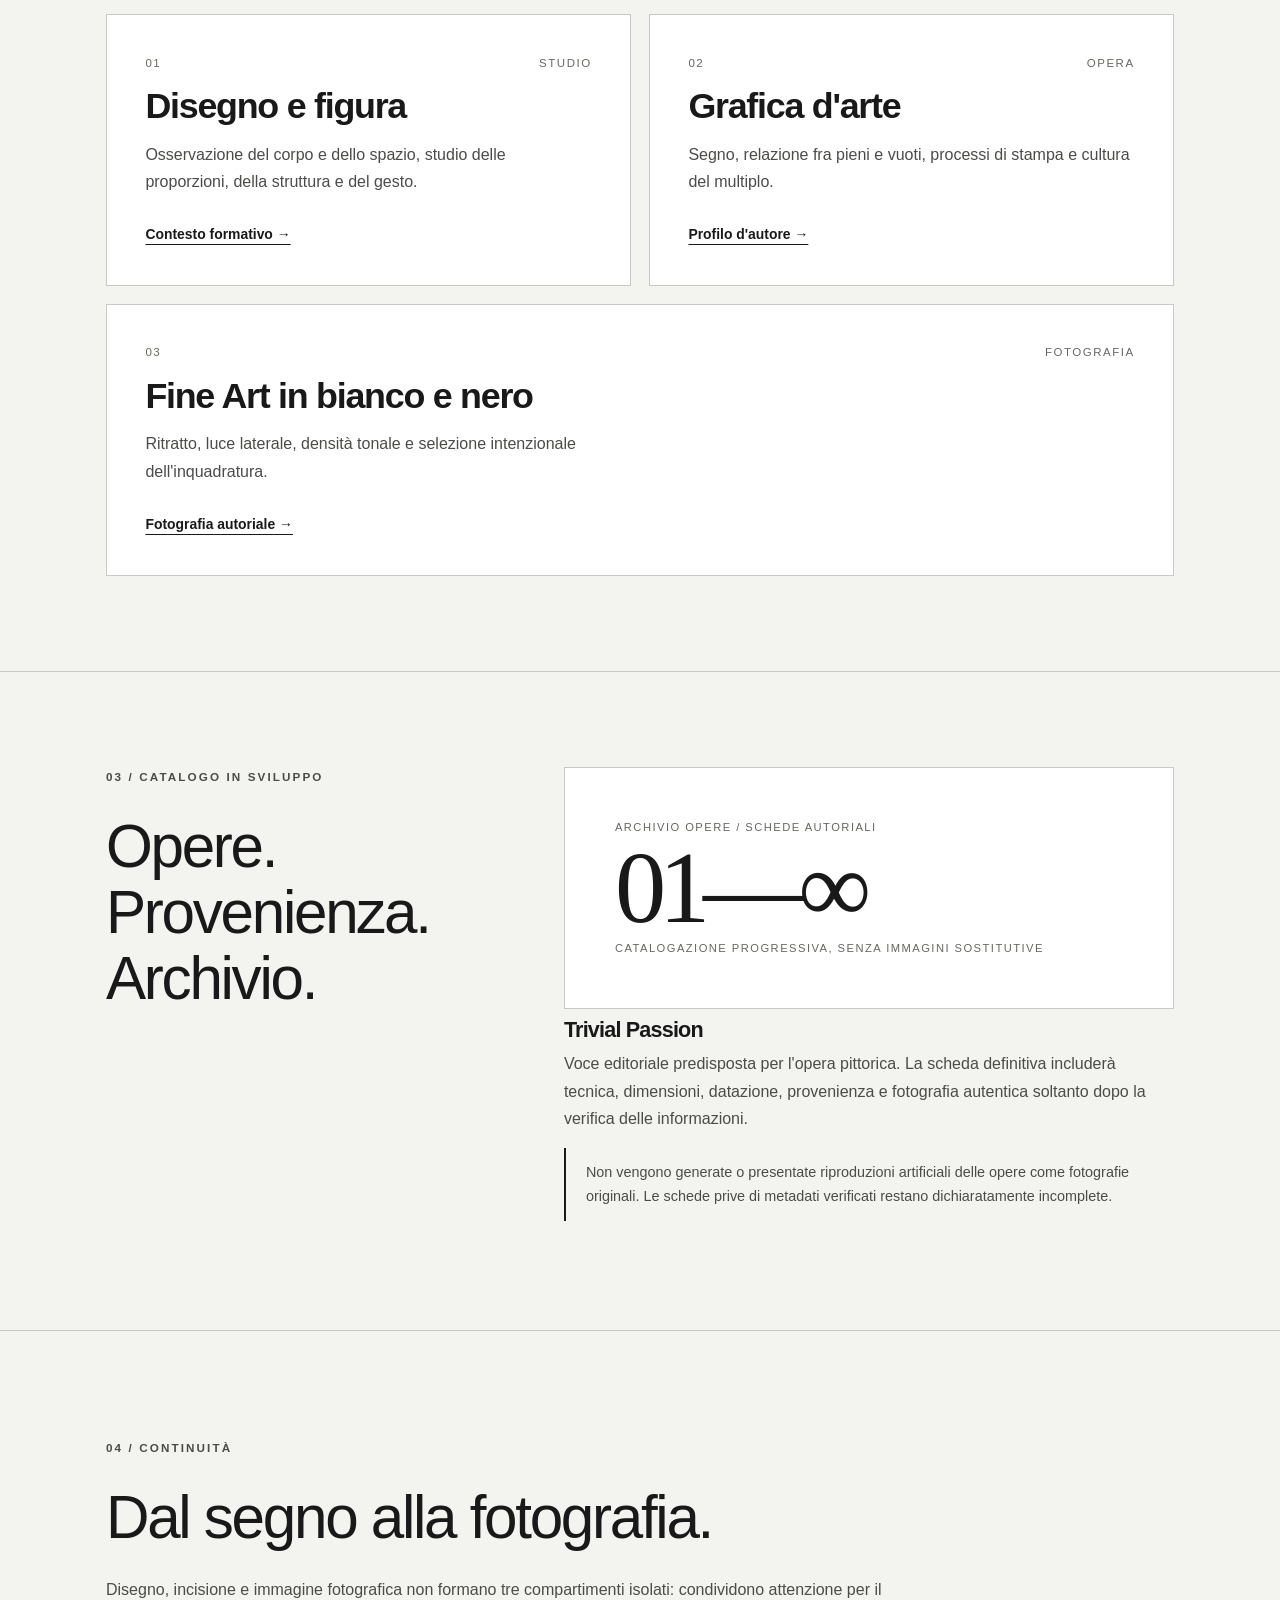
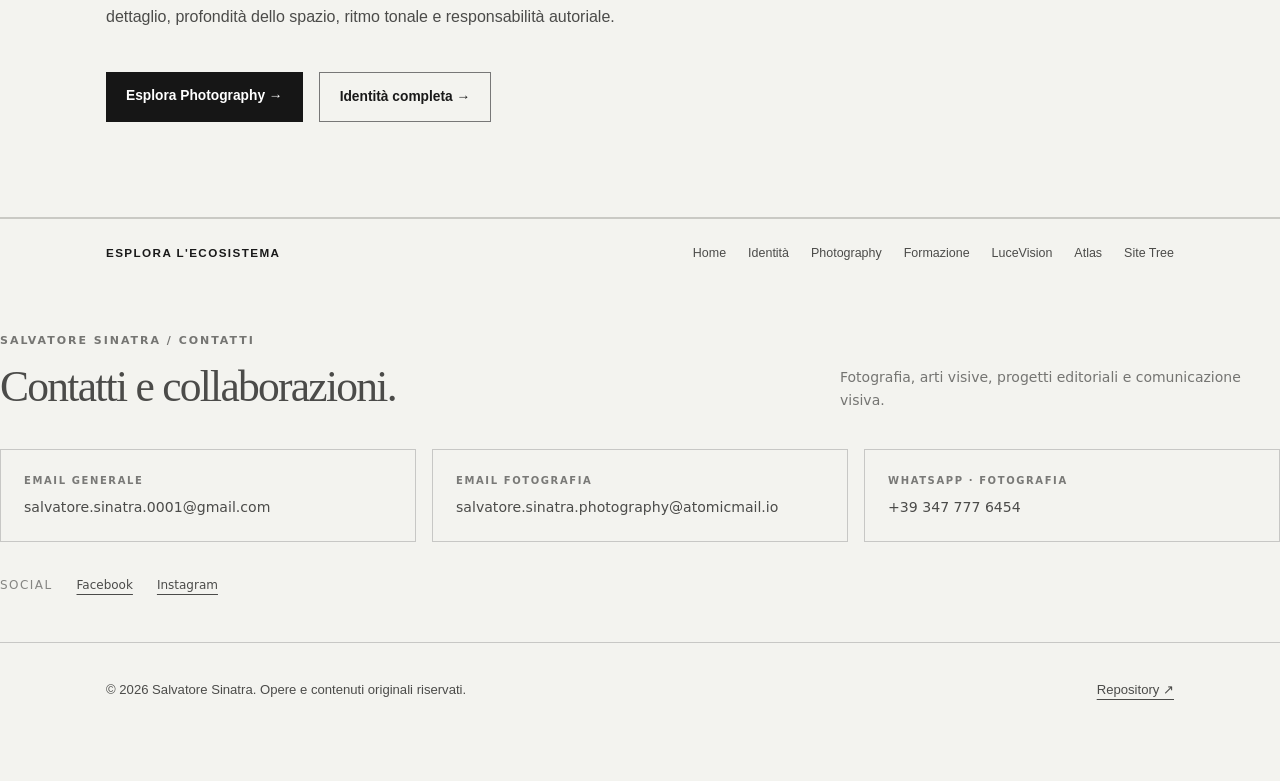
<file: docs/visual-arts/index.html>
<!doctype html>
<html lang="it"><head>
<meta charset="utf-8"><meta name="viewport" content="width=device-width,initial-scale=1">
<meta name="description" content="La ricerca nelle arti visive di Salvatore Sinatra: disegno, grafica d'arte, figura, fotografia fine art e archiviazione delle opere.">
<meta name="theme-color" content="#080808"><meta name="robots" content="index,follow">
<meta name="author" content="Salvatore Sinatra">
<meta property="og:type" content="website"><meta property="og:site_name" content="Salvatore Sinatra">
<meta property="og:title" content="Visual Arts — Opere e ricerca | Salvatore Sinatra"><meta property="og:description" content="La ricerca nelle arti visive di Salvatore Sinatra: disegno, grafica d">
<title>Visual Arts — Opere e ricerca | Salvatore Sinatra</title>
<link rel="icon" type="image/svg+xml" href="../favicon.svg">
<link rel="stylesheet" href="../assets/style.css">
<link rel="stylesheet" href="../assets/identity-v2.css">
<script src="../assets/identity-v2.js" defer></script>
  <link rel="canonical" href="https://salvatoresinatra0001-ux.github.io/salvatore-sinatra-web/visual-arts/">
  <meta property="og:locale" content="it_IT">
  <meta property="og:url" content="https://salvatoresinatra0001-ux.github.io/salvatore-sinatra-web/visual-arts/">
  <meta name="twitter:card" content="summary">
  <meta name="twitter:title" content="Visual Arts — Opere e ricerca | Salvatore Sinatra">
  <meta name="twitter:description" content="La ricerca nelle arti visive di Salvatore Sinatra: disegno, grafica d">
  <script type="application/ld+json">{"@context":"https://schema.org","@type":"WebPage","name":"Visual Arts — Opere e ricerca | Salvatore Sinatra","url":"https://salvatoresinatra0001-ux.github.io/salvatore-sinatra-web/visual-arts/","description":"La ricerca nelle arti visive di Salvatore Sinatra: disegno, grafica d","inLanguage":"it-IT","isPartOf":{"@type":"WebSite","name":"Salvatore Sinatra","url":"https://salvatoresinatra0001-ux.github.io/salvatore-sinatra-web/"}}</script>
<link rel="stylesheet" href="../assets/ss-contact-footer.css"></head><body><a class="skip" href="#contenuto">Vai al contenuto</a>
<header class="site-header"><div class="wrap bar">
<a class="wordmark" href="../">Salvatore Sinatra</a>
<nav class="nav" aria-label="Navigazione principale">
<a href="../identity/">Identità</a><a href="../professional/">Fotografia</a>
<a href="../visual-arts/" aria-current="page">Arti visive</a>
<a href="../creative-technology/" >Tecnologia</a>
<a href="../identity-atlas/">Atlas</a><a href="../site-tree/">Site Tree</a>
</nav><button class="theme-toggle" data-identity-theme-toggle type="button" aria-pressed="false">Modalità chiara</button>
</div></header><main id="contenuto">
<section class="hero"><div class="wrap">
<p class="identity-eyebrow">Practice / 02 — Art, drawing & image</p>
<h1>Visual<br>Arts.</h1><p class="lead">La forma prima dell'effetto. Disegno, segno, figura e fotografia come linguaggi complementari di una ricerca visiva indipendente.</p>
<div class="actions"><a class="action" href="#esplora">Esplora la sezione</a>
<a class="action action-secondary" href="../site-tree/">Apri Site Tree →</a></div>
</div></section><section class="section" id="esplora"><div class="wrap identity-split">
<div><p class="identity-eyebrow">01 / Manifesto</p><h2>La materia<br>del vedere.</h2></div>
<div><p>L'immagine nasce da una relazione tra osservazione, misura e intuizione. La formazione artistica include esperienze di grafica d'arte, disegno dal vero, studio della figura e anatomia artistica. Queste esperienze dialogano con la pratica fotografica senza perdere la specificità di ogni mezzo.</p>
<p class="identity-statement">Il segno interpreta. La luce definisce. La forma trattiene una presenza.</p>
</div></div></section>
<section class="section"><div class="wrap"><p class="identity-eyebrow">02 / Linguaggi</p><h2>Un vocabolario visivo.</h2><div class="identity-grid">
<article class="identity-feature"><div class="identity-index"><span>01</span><span>Studio</span></div><h3>Disegno e figura</h3><p>Osservazione del corpo e dello spazio, studio delle proporzioni, della struttura e del gesto.</p><a href="../academic/">Contesto formativo →</a></article>
<article class="identity-feature"><div class="identity-index"><span>02</span><span>Opera</span></div><h3>Grafica d'arte</h3><p>Segno, relazione fra pieni e vuoti, processi di stampa e cultura del multiplo.</p><a href="../identity/">Profilo d'autore →</a></article>
<article class="identity-feature"><div class="identity-index"><span>03</span><span>Fotografia</span></div><h3>Fine Art in bianco e nero</h3><p>Ritratto, luce laterale, densità tonale e selezione intenzionale dell'inquadratura.</p><a href="../professional/">Fotografia autoriale →</a></article>
</div></div></section>
<section class="section"><div class="wrap identity-split"><div><p class="identity-eyebrow">03 / Catalogo in sviluppo</p><h2>Opere.<br>Provenienza.<br>Archivio.</h2></div>
<div><div class="identity-figure"><small>Archivio opere / Schede autoriali</small><div class="large">01—∞</div><small>Catalogazione progressiva, senza immagini sostitutive</small></div>
<h3>Trivial Passion</h3><p>Voce editoriale predisposta per l'opera pittorica. La scheda definitiva includerà tecnica, dimensioni, datazione, provenienza e fotografia autentica soltanto dopo la verifica delle informazioni.</p>
<p class="identity-notice">Non vengono generate o presentate riproduzioni artificiali delle opere come fotografie originali. Le schede prive di metadati verificati restano dichiaratamente incomplete.</p>
</div></div></section>
<section class="section"><div class="wrap"><p class="identity-eyebrow">04 / Continuità</p><h2>Dal segno alla fotografia.</h2><p>Disegno, incisione e immagine fotografica non formano tre compartimenti isolati: condividono attenzione per il dettaglio, profondità dello spazio, ritmo tonale e responsabilità autoriale.</p>
<div class="actions"><a class="action" href="../professional/">Esplora Photography →</a><a class="action action-secondary" href="../identity-atlas/">Identità completa →</a></div></div></section>
</main>
<div class="global-explore"><nav class="wrap global-explore-inner" aria-label="Altre sezioni">
<strong>Esplora l'ecosistema</strong><a href="../">Home</a><a href="../identity/">Identità</a><a href="../professional/">Photography</a><a href="../academic/">Formazione</a><a href="../lucevision/">LuceVision</a><a href="../identity-atlas/">Atlas</a><a href="../site-tree/">Site Tree</a>
</nav></div><footer class="footer"><section id="contatti-unificati" class="ss-contact-footer" aria-labelledby="ss-contact-footer-title">
<div class="ss-contact-footer__head"><div><span class="ss-contact-footer__kicker">SALVATORE SINATRA / CONTATTI</span><h2 id="ss-contact-footer-title">Contatti e collaborazioni.</h2></div><p>Fotografia, arti visive, progetti editoriali e comunicazione visiva.</p></div>
<div class="ss-contact-footer__grid">
<a class="ss-contact-footer__item" href="mailto:salvatore.sinatra.0001@gmail.com"><span class="ss-contact-footer__label">Email generale</span><span class="ss-contact-footer__value">salvatore.sinatra.0001@gmail.com</span></a>
<a class="ss-contact-footer__item" href="mailto:salvatore.sinatra.photography@atomicmail.io"><span class="ss-contact-footer__label">Email fotografia</span><span class="ss-contact-footer__value">salvatore.sinatra.photography@atomicmail.io</span></a>
<a class="ss-contact-footer__item" href="https://wa.me/393477776454" target="_blank" rel="noopener noreferrer"><span class="ss-contact-footer__label">WhatsApp · fotografia</span><span class="ss-contact-footer__value">+39 347 777 6454</span></a>
</div><nav class="ss-contact-footer__social" aria-label="Profili social ufficiali"><span class="ss-contact-footer__social-label">Social</span><a href="https://www.facebook.com/profile.php?id=61594648539977" target="_blank" rel="noopener noreferrer">Facebook</a><a href="https://www.instagram.com/salvatoresinatraofficial/" target="_blank" rel="noopener noreferrer">Instagram</a></nav></section><div class="wrap flex">
<span>© 2026 Salvatore Sinatra. Opere e contenuti originali riservati.</span>
<div class="foot-links">
<a href="https://github.com/salvatoresinatra0001-ux/salvatore-sinatra-web" rel="noopener noreferrer" target="_blank">Repository ↗</a></div></div></footer><script src="../assets/official-social-links.js" defer></script></body></html>
</file>
<file: docs/assets/style.css>
:root{color-scheme:dark;--bg:#0a0a0a;--panel:#141414;--line:#333;--fg:#f2f0eb;--mute:#b8b6b1;--soft:#8e8c89;--w:1120px}*{box-sizing:border-box}html{scroll-behavior:smooth}body{margin:0;background:var(--bg);color:var(--fg);font:16px/1.7 -apple-system,BlinkMacSystemFont,"Segoe UI",sans-serif}a{color:inherit;text-decoration-thickness:1px;text-underline-offset:5px}a:hover{color:#fff}a:focus-visible,button:focus-visible{outline:2px solid white;outline-offset:4px}.skip{position:absolute;left:-999px;top:0;background:white;color:black;padding:1rem;z-index:99}.skip:focus{left:0}.wrap{max-width:var(--w);margin:auto;padding:0 26px}.site-header{border-bottom:1px solid var(--line)}.bar{display:flex;align-items:center;justify-content:space-between;gap:20px;min-height:80px}.wordmark{font-size:.83rem;font-weight:750;letter-spacing:.16em;text-decoration:none;text-transform:uppercase}.nav{display:flex;flex-wrap:wrap;gap:11px 22px}.nav a{font-size:.77rem;text-transform:uppercase;letter-spacing:.11em;text-decoration:none;color:var(--mute)}.nav a[aria-current=page],.nav a:hover{color:white}.eyebrow{letter-spacing:.19em;font-size:.73rem;text-transform:uppercase;color:var(--mute);font-weight:600}.hero{padding:clamp(90px,12vw,185px) 0 110px;border-bottom:1px solid var(--line)}h1,h2,h3{line-height:1.1;letter-spacing:-.038em}h1{font-size:clamp(3.15rem,9vw,8.6rem);font-weight:550;margin:.34em 0;max-width:990px}h2{font-size:clamp(2.05rem,4.7vw,4rem);font-weight:500;margin:.45em 0 25px}h3{font-size:1.35rem;font-weight:550;margin:.4em 0}.lead{max-width:690px;font-size:clamp(1.13rem,2.3vw,1.55rem);color:var(--mute);line-height:1.55}.section{padding:95px 0;border-bottom:1px solid var(--line)}.section p{max-width:780px;color:var(--mute)}.columns{display:grid;grid-template-columns:repeat(3,minmax(0,1fr));gap:18px;margin-top:36px}.panel{padding:30px 26px;background:var(--panel);border:1px solid #292929;min-height:190px}.panel .index{font-size:.75rem;letter-spacing:.13em;color:var(--soft)}.panel p{color:var(--mute)}.panel a{display:inline-block;margin-top:10px}.wide-panel{padding:35px;border:1px solid var(--line);margin:25px 0}.statement{font-family:Georgia,"Times New Roman",serif;font-style:italic;font-size:clamp(1.7rem,3.5vw,3.2rem);line-height:1.35;max-width:900px}.actions{display:flex;flex-wrap:wrap;gap:16px;margin-top:42px}.action{display:inline-block;background:var(--fg);color:#101010;text-decoration:none;padding:12px 20px;font-weight:650;font-size:.86rem}.action:hover{background:#d6d5d1;color:#101010}.action-secondary{background:transparent;border:1px solid #6b6b6b;color:var(--fg)}.action-secondary:hover{color:black}.mini{font-size:.83rem;color:var(--soft)}.footer{padding:45px 0 80px;font-size:.82rem;color:var(--mute)}.footer .flex{display:flex;justify-content:space-between;gap:25px;flex-wrap:wrap}.foot-links{display:flex;gap:20px;flex-wrap:wrap}.pill{display:inline-block;border:1px solid #555;padding:5px 12px;margin:3px 7px 3px 0;font-size:.78rem;letter-spacing:.05em}.note{border-left:2px solid #bfbfbf;padding:10px 18px;color:var(--mute);font-size:.92rem}ul.simple{padding-left:1.25rem;color:var(--mute)}.list-rows{border-top:1px solid var(--line);margin-top:40px}.list-row{display:grid;grid-template-columns:90px 1fr 1fr;gap:20px;padding:23px 0;border-bottom:1px solid var(--line)}.list-row span{color:var(--soft);font-size:.78rem}.list-row strong{font-weight:550}.list-row a{color:var(--mute)}@media(max-width:760px){.bar{align-items:flex-start;flex-direction:column;padding:24px 0}.nav{gap:12px 18px}.hero{padding:80px 0}.section{padding:68px 0}.columns{grid-template-columns:1fr}.list-row{grid-template-columns:40px 1fr;gap:12px}.list-row a{grid-column:2}}@media(prefers-reduced-motion:reduce){html{scroll-behavior:auto}}
</file>
<file: docs/assets/identity-v2.css>
/* Salvatore Sinatra — Identity Web System 2.0 / additive layer */
:root{--identity-gap:clamp(24px,4vw,60px)}
html{scroll-padding-top:24px}
body{transition:background-color .24s ease,color .24s ease}
body[data-theme="light"]{--bg:#f3f3ef;--panel:#fff;--line:#c9c9c4;--fg:#191919;--mute:#4b4b49;--soft:#676762;color-scheme:light}
body[data-theme="dark"]{--bg:#080808;--panel:#141414;--line:#333;--fg:#f4f3ef;--mute:#b8b7b3;--soft:#999792;color-scheme:dark}
body[data-theme="light"] .panel{border-color:var(--line)}
body[data-theme="light"] .nav a[aria-current=page],body[data-theme="light"] .nav a:hover,body[data-theme="light"] a:hover{color:var(--fg)}
body[data-theme="light"] .action{background:#161616;color:#fff}
body[data-theme="light"] .action-secondary{background:transparent;color:var(--fg);border-color:#777}
body[data-theme="light"] .action-secondary:hover{background:#161616;color:#fff}
body[data-theme="light"] .wordmark{color:var(--fg)}
body[data-theme="light"] .site-header{background:var(--bg)}
.site-header{position:relative;z-index:10}
.theme-toggle{background:transparent;color:var(--fg);border:1px solid var(--line);padding:9px 13px;border-radius:0;font:inherit;font-size:.75rem;letter-spacing:.09em;white-space:nowrap;cursor:pointer}
.theme-toggle:hover{border-color:var(--mute)}
.nav a{text-decoration:none}
.nav a:hover{text-decoration:underline;text-underline-offset:.55em}
.identity-eyebrow{font-size:.73rem;letter-spacing:.18em;text-transform:uppercase;color:var(--soft);font-weight:650}
.identity-grid{display:grid;grid-template-columns:repeat(12,minmax(0,1fr));gap:18px}
.identity-feature{grid-column:span 6;padding:clamp(24px,3vw,42px);border:1px solid var(--line);background:var(--panel);display:flex;flex-direction:column;align-items:flex-start;min-height:240px}
.identity-feature:nth-child(3n){grid-column:span 12}
.identity-feature h3{font-size:clamp(1.5rem,2.8vw,2.6rem);letter-spacing:-.035em;margin:14px 0}
.identity-feature p{margin:0 0 auto;max-width:56ch;color:var(--mute)}
.identity-feature a{margin-top:28px;font-size:.87rem;font-weight:600;text-underline-offset:5px}
.identity-index{display:flex;justify-content:space-between;gap:15px;width:100%;font-size:.72rem;text-transform:uppercase;letter-spacing:.13em;color:var(--soft)}
.identity-rule{height:1px;background:var(--line);margin:30px 0}
.identity-split{display:grid;grid-template-columns:minmax(0,1fr) minmax(0,1.5fr);gap:var(--identity-gap)}
.identity-split p{margin-top:0}
.identity-statement{font-family:Georgia,"Times New Roman",serif;font-size:clamp(1.55rem,3vw,3.2rem);font-style:italic;line-height:1.3;max-width:34ch}
.identity-pill{display:inline-block;border:1px solid var(--line);padding:4px 10px;margin:4px 6px 4px 0;color:var(--mute);font-size:.76rem}
.identity-figure{min-height:210px;border:1px solid var(--line);padding:clamp(24px,4vw,50px);display:flex;flex-direction:column;justify-content:space-between;background:var(--panel)}
.identity-figure .large{font-family:Georgia,"Times New Roman",serif;font-size:clamp(2.7rem,8vw,7rem);line-height:1;letter-spacing:-.07em}
.identity-figure small{font-size:.7rem;letter-spacing:.13em;text-transform:uppercase;color:var(--soft)}
.identity-notice{border-left:2px solid var(--fg);padding:12px 20px;color:var(--mute);font-size:.9rem}
.global-explore{border-top:1px solid var(--line);padding:24px 0;background:var(--bg)}
.global-explore-inner{display:flex;flex-wrap:wrap;align-items:center;gap:8px 22px}
.global-explore strong{font-size:.73rem;letter-spacing:.12em;text-transform:uppercase;margin-right:auto}
.global-explore a{font-size:.78rem;color:var(--mute);text-decoration:none}
.global-explore a:hover{color:var(--fg);text-decoration:underline}
@media(max-width:760px){
  .identity-grid{grid-template-columns:1fr}
  .identity-feature,.identity-feature:nth-child(3n){grid-column:span 1;min-height:0}
  .identity-split{grid-template-columns:1fr}
  .global-explore-inner{align-items:flex-start}
}
@media(prefers-reduced-motion:reduce){body{transition:none}}

/* Portfolio legacy-page compatibility */
body[data-theme="light"]{--muted:#50504b}
body[data-theme="dark"]{--muted:#b8b7b3}
body[data-theme="light"] .card,body[data-theme="light"] .links a,body[data-theme="light"] .tag{border-color:var(--line)}
body[data-theme="light"] a:hover{color:var(--fg)}
body[data-theme="light"] .action:hover{color:#fff}
body[data-theme="light"] .theme-toggle:hover{color:var(--fg)}
body[data-theme="light"] nav a[aria-current="page"]{color:var(--fg);text-decoration:underline;text-underline-offset:5px}
body[data-theme="light"] a:focus-visible,body[data-theme="light"] button:focus-visible{outline-color:var(--fg)}

/* Responsive Extended V14 — shared identity and Atlas preview layer. */
:where(.identity-grid,.identity-split,.columns,.list-row,.global-explore-inner) > *{min-width:0}
:where(.identity-feature,.panel,.list-row,#contatti-unificati a){overflow-wrap:anywhere}
:where(img,video,iframe){max-width:100%}
@media (min-width:1800px){
  .wrap{max-width:1840px;width:90%}
  .identity-grid{grid-template-columns:repeat(3,minmax(0,1fr));gap:clamp(20px,1.8vw,40px)}
  .identity-feature,.identity-feature:nth-child(3n){grid-column:auto}
  .identity-split{grid-template-columns:minmax(0,.95fr) minmax(0,1.6fr)}
  .hero{padding-block:clamp(120px,9vw,220px)}
}
@media (min-width:3000px){
  .wrap{max-width:2160px;width:88%}
}
@media (max-width:760px){
  .global-explore-inner{row-gap:14px}
  .identity-split{grid-template-columns:1fr}
  #contatti-unificati{box-sizing:border-box;width:calc(100% - 28px)}
}
@media (max-width:420px){
  .identity-feature{padding:clamp(18px,5vw,28px)}
  .hero h1{font-size:clamp(2.65rem,11.5vw,4.2rem)}
  .bar .nav{flex-wrap:wrap;row-gap:10px}
}
</file>
<file: docs/assets/ss-contact-footer.css>
/* Salvatore Sinatra | Compact editorial contact footer.
   Additive layer: original photography and existing content remain unchanged. */
.ss-contact-footer{box-sizing:border-box;min-width:0;width:100%;grid-column:1/-1;padding:0 0 clamp(28px,3vw,50px);margin:0 0 clamp(22px,2.8vw,40px);border-bottom:1px solid rgba(145,145,145,.45);color:inherit;text-align:left}
.ss-contact-footer *{box-sizing:border-box}
.ss-contact-footer__head{display:flex;align-items:end;justify-content:space-between;flex-wrap:wrap;gap:16px 32px;margin-bottom:clamp(22px,3vw,38px)}
.ss-contact-footer__kicker{display:block;margin-bottom:12px;font:600 11px/1.5 system-ui,sans-serif;letter-spacing:.18em;text-transform:uppercase;opacity:.75}
.ss-contact-footer__head h2{font:400 clamp(27px,3.4vw,50px)/1.14 Georgia,"Times New Roman",serif;letter-spacing:-.04em;text-transform:none;margin:0;color:inherit;max-width:100%}
.ss-contact-footer__head p{font:400 14px/1.6 system-ui,sans-serif;margin:0;max-width:440px;color:inherit;opacity:.75}
.ss-contact-footer__grid{display:grid;grid-template-columns:repeat(3,minmax(0,1fr));gap:clamp(10px,1.25vw,22px)}
.ss-contact-footer__item{display:flex;flex-direction:column;justify-content:center;align-items:flex-start;gap:9px;min-width:0;min-height:92px;padding:clamp(16px,1.8vw,26px);border:1px solid rgba(145,145,145,.45);background:transparent;color:inherit;text-decoration:none;transition:border-color .2s ease,background-color .2s ease}
.ss-contact-footer__item:hover,.ss-contact-footer__item:focus-visible{border-color:currentColor;background:rgba(145,145,145,.07);text-decoration:none}
.ss-contact-footer__label{font:600 10px/1.5 system-ui,sans-serif;letter-spacing:.16em;text-transform:uppercase;opacity:.72}
.ss-contact-footer__value{font:500 clamp(12px,1.1vw,16px)/1.5 system-ui,sans-serif;overflow-wrap:anywhere;word-break:normal}
.ss-contact-footer__social{display:flex;align-items:center;gap:12px 24px;flex-wrap:wrap;margin-top:clamp(18px,2vw,30px);font:500 12px/1.6 system-ui,sans-serif}
.ss-contact-footer__social-label{letter-spacing:.12em;text-transform:uppercase;opacity:.65}
.ss-contact-footer__social a{color:inherit;text-decoration:underline;text-underline-offset:5px;min-height:36px;display:inline-flex;align-items:center}
.ss-contact-footer a:focus-visible{outline:2px solid currentColor;outline-offset:4px}
@media(max-width:850px){.ss-contact-footer__grid{grid-template-columns:1fr}.ss-contact-footer__item{min-height:70px;padding:16px 18px}.ss-contact-footer__head{align-items:start;flex-direction:column}}
@media(min-width:2400px){.ss-contact-footer__head,.ss-contact-footer__grid,.ss-contact-footer__social{max-width:2000px;margin-left:auto;margin-right:auto}}
@media(prefers-reduced-motion:reduce){.ss-contact-footer__item{transition:none}}
</file>
<file: docs/accesso/gateway.css>
:root{color-scheme:dark;--bg:#090909;--surface:#121212;--text:#f4f2ef;--muted:#a9a9a5;--line:#353535}*{box-sizing:border-box}html{scroll-behavior:smooth}body{margin:0;color:var(--text);background:var(--bg);font:16px/1.6 Arial,Helvetica,system-ui,sans-serif;-webkit-font-smoothing:antialiased}body.light{color-scheme:light;--bg:#f4f2ee;--surface:#fff;--text:#121212;--muted:#535353;--line:#bbb}a{color:inherit;text-decoration:none}button,input{font:inherit}button{cursor:pointer;color:inherit}a:focus-visible,button:focus-visible,input:focus-visible{outline:2px solid var(--text);outline-offset:4px}.skip{position:fixed;top:-100px;left:10px;background:var(--text);color:var(--bg);z-index:10;padding:10px}.skip:focus{top:10px}.sr{position:absolute;width:1px;height:1px;overflow:hidden;clip:rect(0 0 0 0)}.wrap{max-width:1480px;padding-inline:clamp(20px,5vw,90px);margin-inline:auto}.header{display:flex;align-items:center;justify-content:space-between;gap:20px;flex-wrap:wrap;border-bottom:1px solid var(--line);padding:19px clamp(20px,5vw,90px)}.logo{display:flex;align-items:center;gap:12px;font-weight:800;font-size:12px;letter-spacing:.14em;line-height:1.4}.logo small{display:block;font-size:8px;letter-spacing:.2em;color:var(--muted)}.ss{border:1px solid var(--text);width:44px;height:44px;display:grid;place-items:center;font:italic 26px Georgia,serif}.header nav{display:flex;gap:23px;flex-wrap:wrap}.header nav a,.header button{font-size:10px;letter-spacing:.12em;text-transform:uppercase}.header nav a{color:var(--muted)}.header nav a:hover{color:var(--text)}.header button{border:1px solid var(--line);background:transparent;padding:12px}.hero{min-height:690px;padding-block:clamp(75px,9vw,145px);display:grid;grid-template-columns:1.7fr .8fr;gap:8vw;align-items:end}.eyebrow{font-size:10px;letter-spacing:.2em;text-transform:uppercase;color:var(--muted);font-weight:700}.hero h1{font-size:clamp(50px,7.2vw,118px);font-weight:750;letter-spacing:-.085em;line-height:1.01;margin:23px 0}.hero em,h2 em{font:italic 1em Georgia,serif}.lead{font-size:clamp(17px,1.6vw,23px);max-width:680px;color:var(--muted);line-height:1.6}.callto{background:var(--text);color:var(--bg);display:inline-flex;align-items:center;gap:30px;padding:18px;font-size:10px;letter-spacing:.1em;font-weight:700;margin-top:28px}.callto:hover{opacity:.83}.count{border:1px solid var(--line);padding:35px;min-height:330px;display:flex;flex-direction:column}.count strong{font-size:clamp(90px,10vw,160px);font-weight:350;line-height:1.2;letter-spacing:-.1em}.count p{color:var(--muted);margin-top:auto;font-size:15px}.section{padding-top:100px;padding-bottom:100px;border-top:1px solid var(--line)}.heading{display:grid;grid-template-columns:1fr minmax(200px,360px);gap:24px;align-items:end;margin-bottom:40px}.heading h2{font-size:clamp(38px,4.7vw,72px);letter-spacing:-.065em;line-height:1.1;margin:12px 0 0}.heading p{color:var(--muted);font-size:15px}.toolbar{border-top:1px solid var(--line);padding-top:24px;display:flex;justify-content:space-between;align-items:center;gap:20px;flex-wrap:wrap}.filters{display:flex;gap:8px;flex-wrap:wrap}.filters button{padding:12px 16px;border:1px solid var(--line);background:transparent;font-size:10px;text-transform:uppercase;letter-spacing:.12em;min-height:44px}.filters button.active,.filters button:hover{background:var(--text);color:var(--bg);border-color:var(--text)}.search input{width:min(100%,330px);background:transparent;border:0;border-bottom:1px solid var(--line);color:var(--text);padding:13px}.search input::placeholder{color:var(--muted)}#result{font-size:11px;color:var(--muted);letter-spacing:.14em;margin:25px 0}.grid{display:grid;grid-template-columns:repeat(3,minmax(0,1fr));gap:14px}.site{min-height:320px;background:var(--surface);border:1px solid var(--line);padding:30px;display:flex;flex-direction:column;transition:border-color .2s,transform .2s}.site:hover{border-color:var(--text);transform:translateY(-3px)}.site[hidden]{display:none}.card-top{display:flex;align-items:center;justify-content:space-between;gap:10px;font-size:9px;color:var(--muted);letter-spacing:.13em}.card-top span:last-child{font-size:24px;color:var(--text)}.site h3{font-size:clamp(26px,2.5vw,38px);line-height:1.2;letter-spacing:-.05em;overflow-wrap:anywhere;margin:35px 0 12px}.site p{margin:0 0 25px;color:var(--muted);font-size:14px}.card-bottom{border-top:1px solid var(--line);margin-top:auto;padding-top:18px;display:flex;justify-content:space-between;align-items:center;gap:15px}.card-bottom a,.card-bottom button{font-size:10px;letter-spacing:.1em;font-weight:700}.card-bottom button{background:transparent;border:0;color:var(--muted);padding:8px 0}.card-bottom a:hover,.card-bottom button:hover{color:var(--text)}.band{background:var(--surface)}.branches{display:grid;grid-template-columns:repeat(3,minmax(0,1fr));gap:14px}.branches div{display:flex;flex-direction:column;border:1px solid var(--line);padding:28px;gap:24px}.branches span,.branches small{color:var(--muted);font-size:10px;letter-spacing:.13em}.branches strong{font-size:clamp(19px,2.4vw,30px);letter-spacing:-.05em}.socials{display:grid;grid-template-columns:1fr 1fr;gap:14px}.socials a{border:1px solid var(--line);padding:25px;display:flex;align-items:center;gap:19px}.socials a:hover{background:var(--surface)}.socials svg{width:27px;height:27px;fill:var(--text)}.socials span{display:flex;flex-direction:column;gap:3px;flex:1}.socials small{color:var(--muted);font-size:10px;overflow-wrap:anywhere}.footer{border-top:1px solid var(--line);padding:25px clamp(20px,5vw,90px);display:flex;justify-content:space-between;gap:20px;flex-wrap:wrap;color:var(--muted);font-size:10px;letter-spacing:.11em}#toast{position:fixed;bottom:25px;left:50%;transform:translateX(-50%);background:var(--text);color:var(--bg);padding:15px 23px;font-size:12px;z-index:20}#toast[hidden]{display:none}@media(max-width:1000px){.hero{grid-template-columns:1fr;min-height:0}.count{min-height:250px}.grid{grid-template-columns:repeat(2,minmax(0,1fr))}}@media(max-width:700px){.header nav{width:100%;order:3}.header nav a{font-size:9px}.hero{padding-block:70px}.hero h1{font-size:clamp(49px,12vw,76px)}.heading{grid-template-columns:1fr}.section{padding-block:70px}.search,.search input{width:100%}.grid{grid-template-columns:1fr}.branches,.socials{grid-template-columns:1fr}.site{min-height:275px}.footer{font-size:9px}}@media(prefers-reduced-motion:reduce){html{scroll-behavior:auto}*,*::before,*::after{transition:none!important}}
</file>
<file: docs/assets/portfolio-system.css>
:root{color-scheme:dark;--bg:#090909;--fg:#f0efec;--muted:#b4b4b4;--line:#343434;--panel:#151515}*{box-sizing:border-box}html{scroll-behavior:smooth}body{margin:0;background:var(--bg);color:var(--fg);font:16px/1.7 system-ui,-apple-system,"Segoe UI",sans-serif}a{color:inherit;text-underline-offset:5px}a:hover{color:white}a:focus-visible{outline:2px solid white;outline-offset:4px}.skip{position:absolute;left:-9999px}.skip:focus{left:10px;top:10px;background:white;color:black;padding:10px;z-index:10}.container{max-width:1120px;margin:auto;padding:0 26px}.top{border-bottom:1px solid var(--line);padding:24px 0}.top .container{display:flex;justify-content:space-between;gap:20px;flex-wrap:wrap}.brand{font-weight:700;text-decoration:none;letter-spacing:.15em;text-transform:uppercase;font-size:.8rem}nav{display:flex;flex-wrap:wrap;gap:14px}nav a{font-size:.75rem;letter-spacing:.06em;text-transform:uppercase;text-decoration:none;color:var(--muted)}.hero{padding:105px 0 90px;border-bottom:1px solid var(--line)}.eyebrow{font-size:.72rem;letter-spacing:.2em;text-transform:uppercase;color:var(--muted)}h1{font-size:clamp(3rem,8vw,7rem);font-weight:500;letter-spacing:-.055em;line-height:1.02;margin:28px 0}h2{font-size:clamp(2rem,4vw,3.5rem);font-weight:500;letter-spacing:-.04em;line-height:1.15}h3{font-size:1.25rem;font-weight:550}.lead{font-size:clamp(1.15rem,2.5vw,1.55rem);max-width:750px;color:var(--muted)}.section{padding:72px 0;border-bottom:1px solid var(--line)}.section p{max-width:820px;color:var(--muted)}.grid{display:grid;grid-template-columns:repeat(2,minmax(0,1fr));gap:18px}.card{border:1px solid var(--line);background:var(--panel);padding:28px}.card p{color:var(--muted)}.card a{font-size:.85rem}.tag{display:inline-block;border:1px solid #555;padding:5px 11px;margin:4px;font-size:.78rem}.foot{padding:36px 0;color:var(--muted);font-size:.8rem}.notice{border-left:2px solid #ccc;padding-left:16px}.links{display:flex;gap:15px;flex-wrap:wrap;margin-top:28px}.links a{border:1px solid #777;padding:10px 17px;text-decoration:none;font-size:.85rem}ul{padding-left:22px}@media(max-width:720px){.grid{grid-template-columns:1fr}.hero{padding:75px 0}.section{padding:55px 0}}@media(prefers-reduced-motion:reduce){html{scroll-behavior:auto}}
</file>
